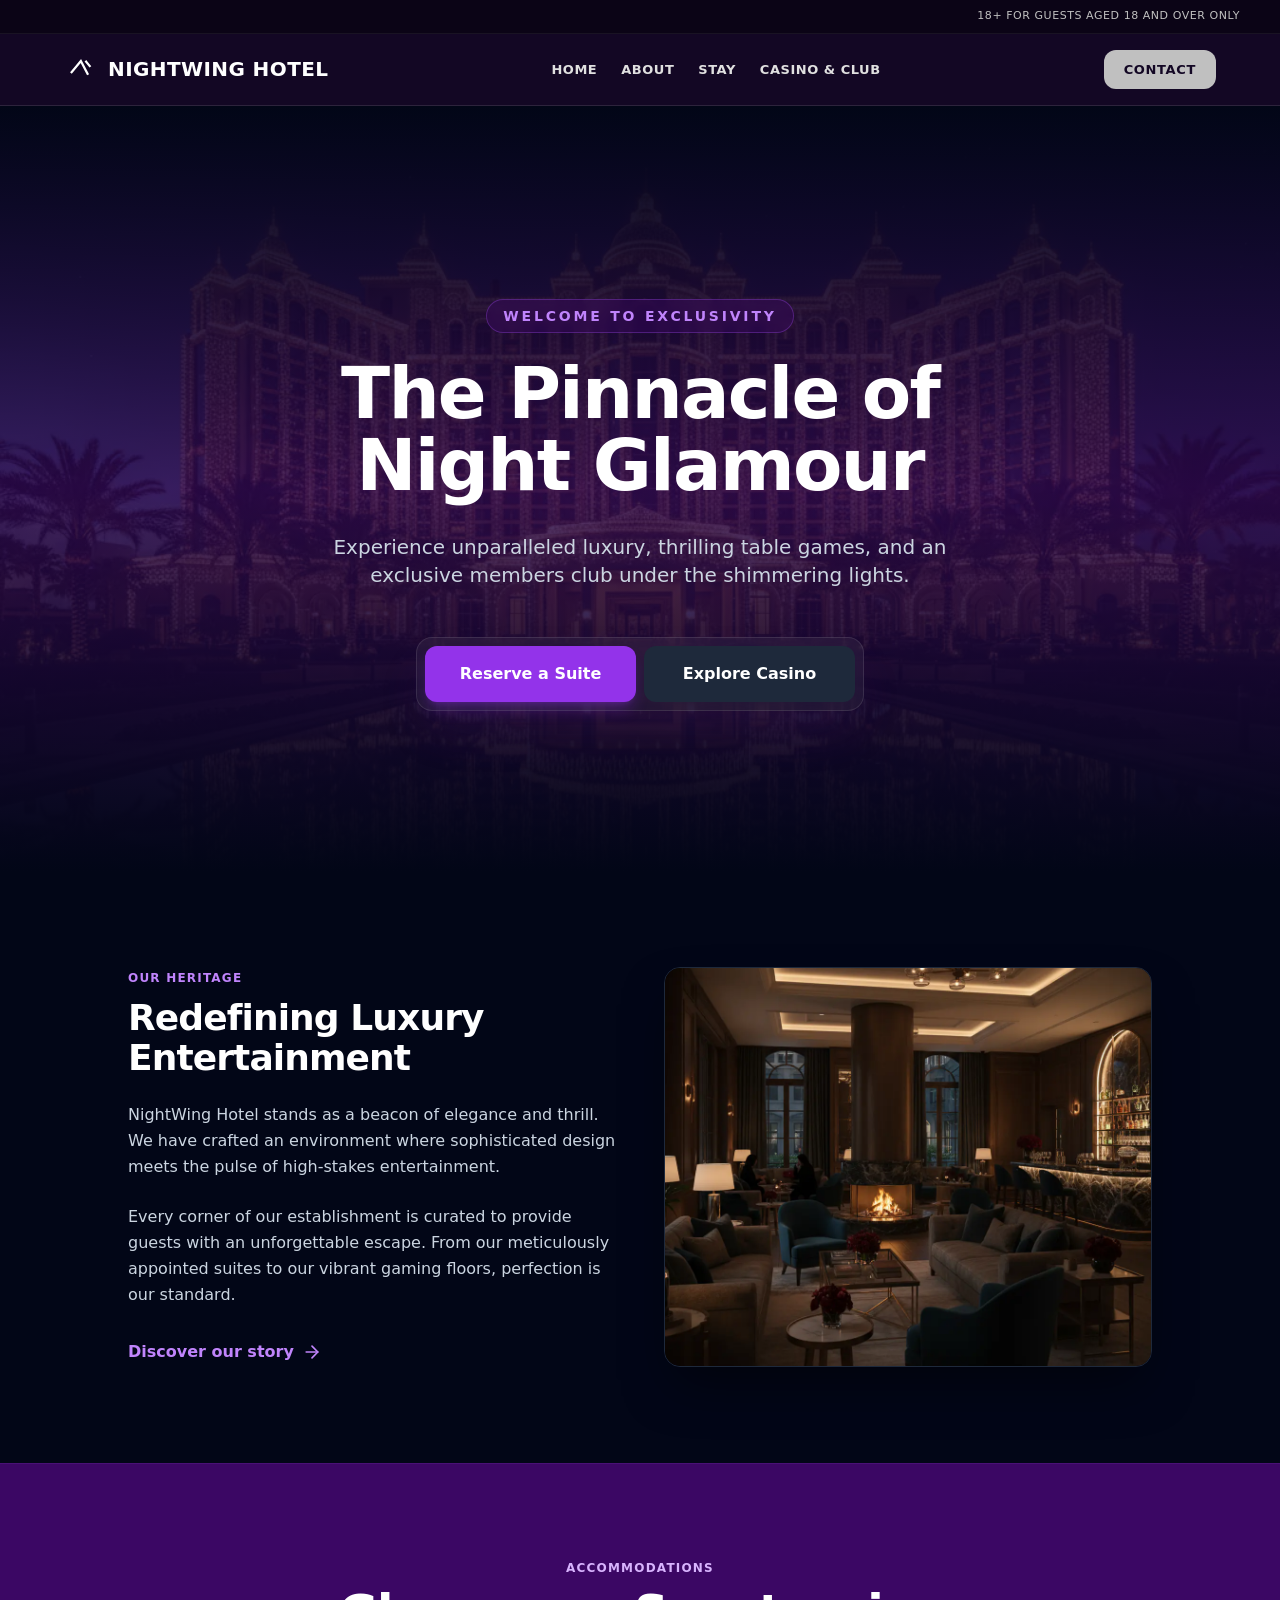
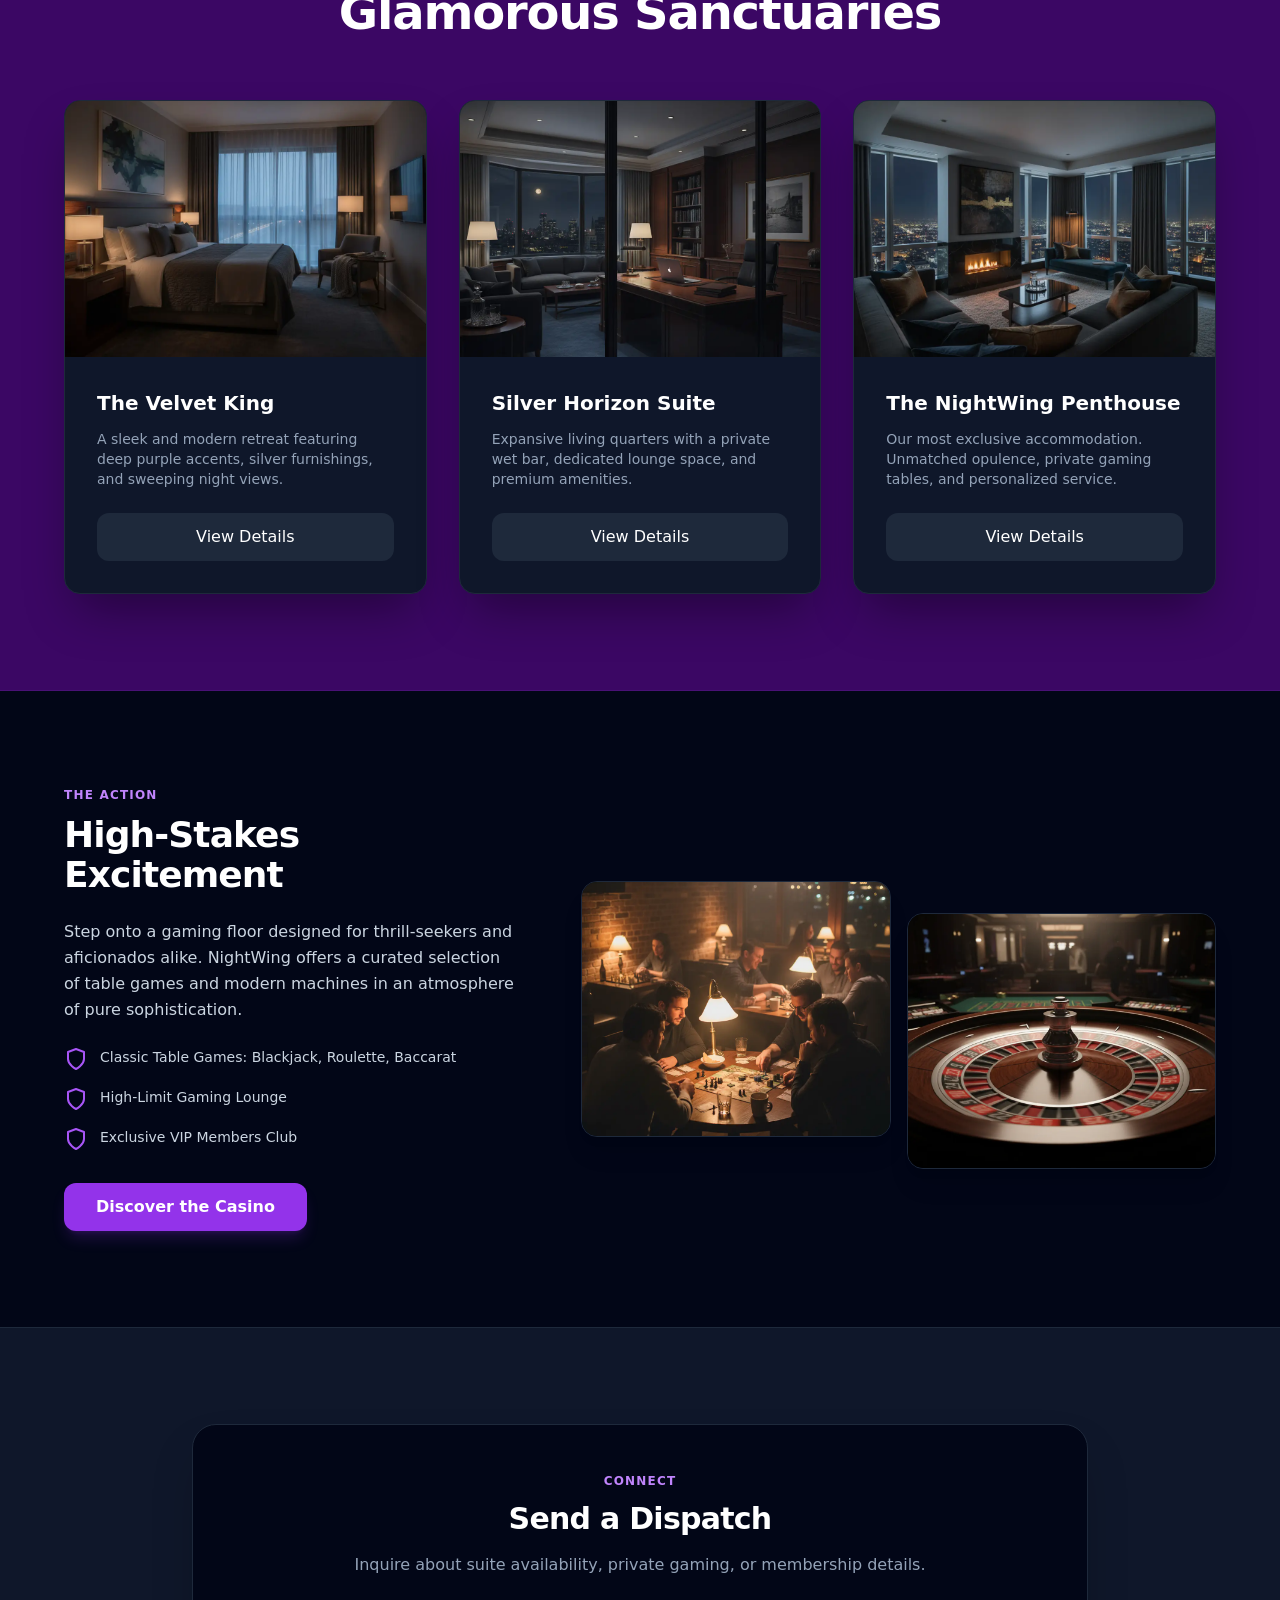
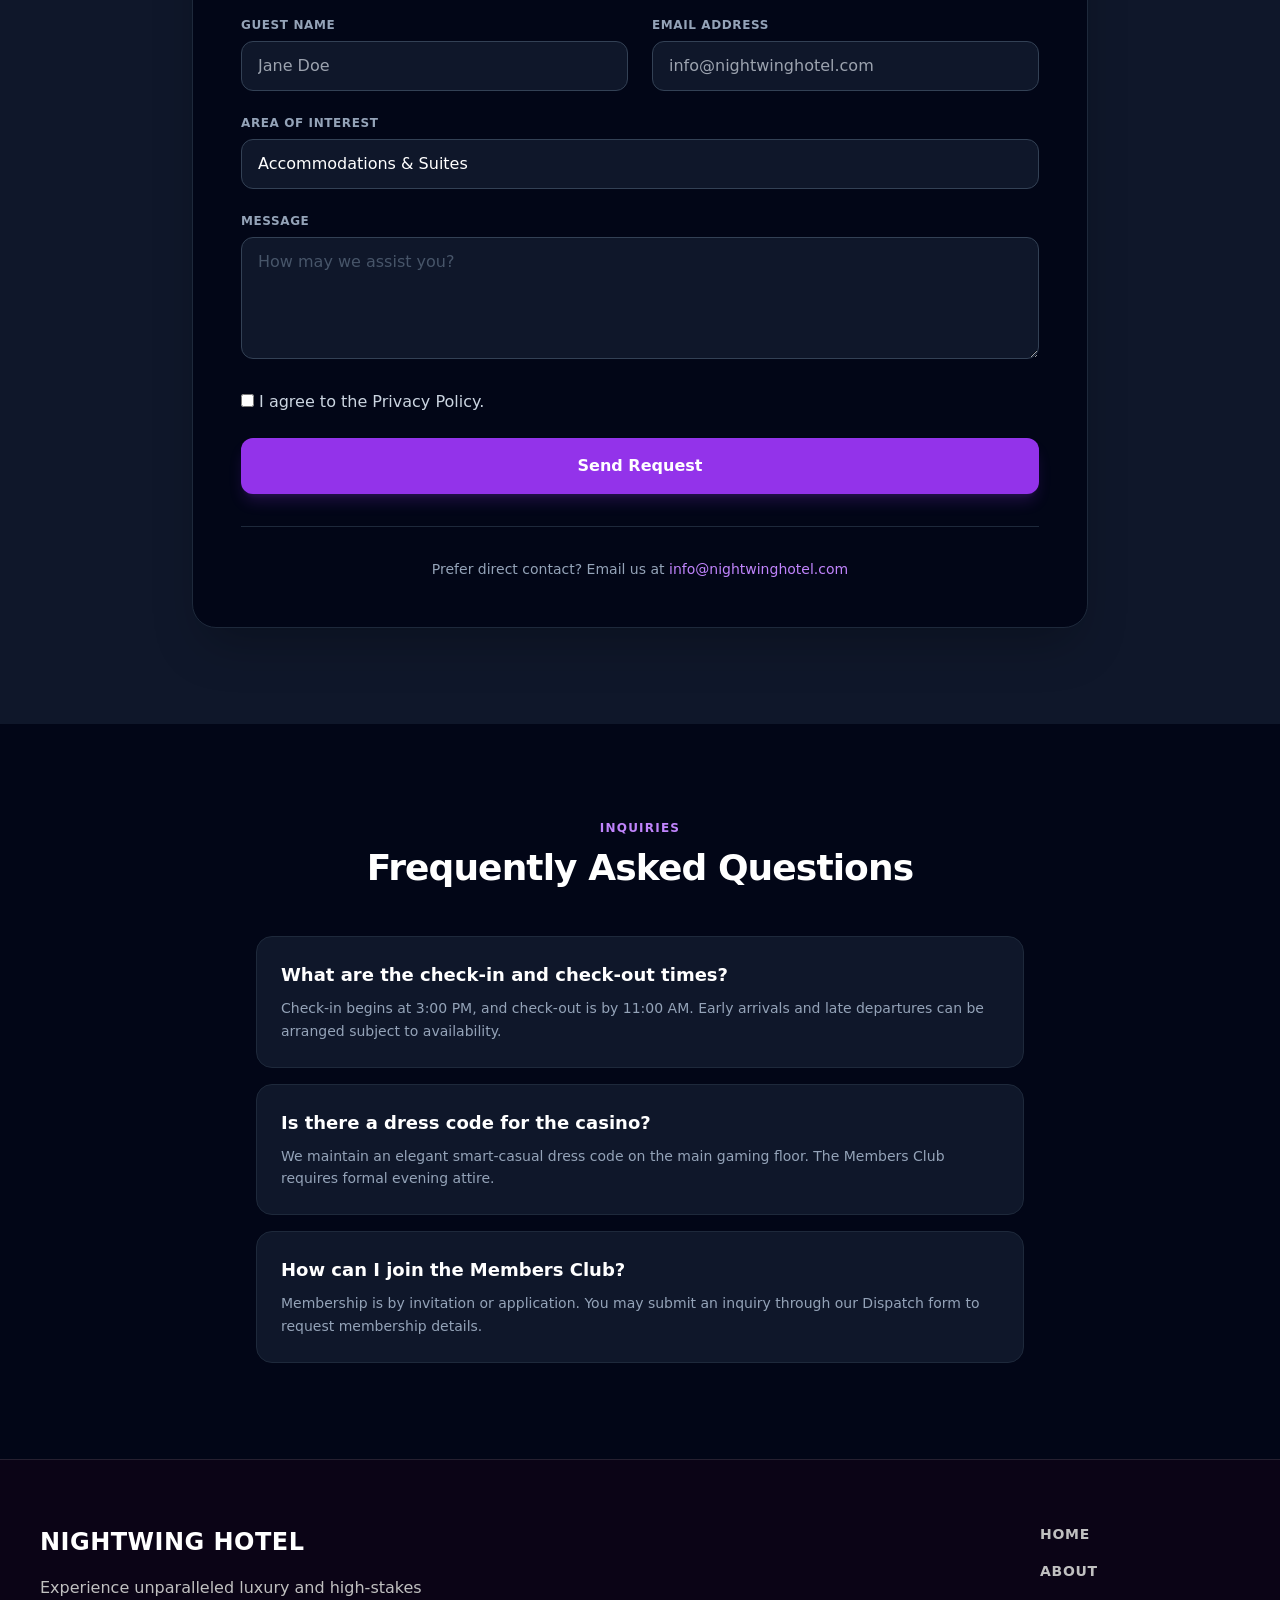
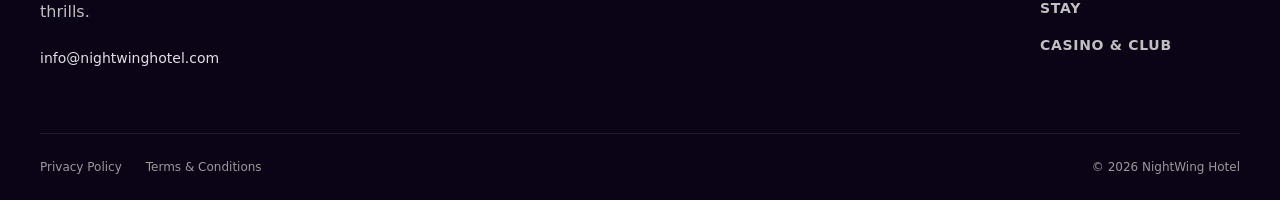
<file: index.html>
<!doctype html>
<html data-page="index.html" lang="en">
  <head>
    <link rel="stylesheet" href="assets/css/chrome.generated.css" />
    <script defer="" src="assets/js/chrome.generated.js"></script>

    <meta charset="utf-8" />
    <meta name="viewport" content="width=device-width, initial-scale=1" />
    <title>Home | NightWing Hotel</title>
    <meta
      name="description"
      content="A luxury hotel and casino offering glamorous accommodations, table games, a gaming lounge, and an exclusive members club."
    />
    <link rel="icon" href="assets/brand/favicon.svg" type="image/svg+xml" />
    <meta property="og:title" content="Home | NightWing Hotel" />
    <meta
      property="og:description"
      content="A luxury hotel and casino offering glamorous accommodations, table games, a gaming lounge, and an exclusive members club."
    />
    <meta property="og:type" content="website" />
    <meta property="og:url" content="https://nightwinghotel.com/" />
    <meta property="og:image" content="assets/img/hero_night_glamour.webp" />
    <link rel="stylesheet" href="assets/css/site.css" />
    <link rel="stylesheet" href="assets/css/tailwind.css" />
    <script defer="" src="assets/js/site.js"></script>
    <meta name="twitter:image" content="assets/img/hero_night_glamour.webp" />
  </head>
  <body class="bg-slate-950 text-slate-300 antialiased font-sans">
    <header class="site-header chrome-v-frame" data-chrome="header">
      <div class="site-header__top">
        <div class="site-header__top-inner">
        <p class="site-header__top-link"
            >18+ For guests aged 18 and over only</p
          >
        </div>
      </div>
      <div class="site-header__main">
        <a class="site-brand" href="index.html">
          <svg
            class="brand-logo"
            xmlns="http://www.w3.org/2000/svg"
            width="28"
            height="28"
            viewBox="0 0 24 24"
            aria-hidden="true"
            focusable="false"
          >
            <g transform="rotate(6 12 12)">
              <path
                d="M6 15 L12 6 L18 15"
                fill="none"
                stroke="currentColor"
                stroke-width="1.7"
                stroke-linecap="square"
                stroke-linejoin="miter"
              />
              <path
                d="M16 6 L19 9"
                fill="none"
                stroke="currentColor"
                stroke-width="1.7"
                stroke-linecap="square"
                stroke-linejoin="miter"
              />
            </g>
          </svg>
          <span class="site-brand__text">NightWing Hotel</span>
        </a>
        <nav class="site-nav site-nav--desktop" aria-label="Primary navigation">
          <a
            class="site-nav__link is-current"
            href="index.html"
            aria-current="page"
            >Home</a
          >
          <a class="site-nav__link" href="about.html">About</a>
          <a class="site-nav__link" href="stay.html">Stay</a>
          <a class="site-nav__link" href="casino-club.html"
            >Casino &amp; Club</a
          >
        </nav>
        <div class="site-header__actions">
          <a class="site-header__cta" href="mailto:info@nightwinghotel.com"
            >Contact</a
          >
          <button
            class="site-burger"
            type="button"
            aria-expanded="false"
            aria-controls="site-mobile-nav"
            data-burger=""
          >
            <span class="site-burger__line"></span>
            <span class="site-burger__line"></span>
            <span class="site-burger__line"></span>
            <span class="site-srOnly">Menu</span>
          </button>
        </div>
      </div>
    </header>
    <nav
      class="site-mobileNav chrome-v-frame"
      id="site-mobile-nav"
      data-mobile-nav=""
      data-mobile-mode="drawer"
      data-mobile-side="right"
      hidden=""
      aria-label="Mobile navigation"
    >
      <div class="site-mobileNav__panel">
        <div class="site-mobileNav__top">
          <span class="site-mobileNav__brand">NightWing Hotel</span>
          <button
            class="site-mobileNav__close"
            type="button"
            aria-label="Close menu"
            data-mobile-close=""
          >
            ×
          </button>
        </div>
        <div class="site-mobileNav__links">
          <a
            class="site-mobileNav__link is-current"
            href="index.html"
            aria-current="page"
            >Home</a
          >
          <a class="site-mobileNav__link" href="about.html">About</a>
          <a class="site-mobileNav__link" href="stay.html">Stay</a>
          <a class="site-mobileNav__link" href="casino-club.html"
            >Casino &amp; Club</a
          >
        </div>
        <div class="site-mobileNav__footer">
          <a class="site-mobileNav__cta" href="mailto:info@nightwinghotel.com"
            >Contact</a
          >
        </div>
      </div>
    </nav>

    <main id="main-content">
      <!-- Hero Section -->
      <section
        id="hero"
        class="relative pt-32 pb-24 px-6 lg:px-10 overflow-hidden flex flex-col justify-center min-h-[85vh] bg-slate-950"
      >
        <div class="absolute inset-0 z-0">
          <img
            src="assets/img/hero_night_glamour.webp"
            alt="Glittering hotel exterior at night"
            class="w-full h-full object-cover opacity-50"
            loading="lazy"
          />
          <div
            class="absolute inset-0 bg-gradient-to-b from-slate-950 via-purple-950/60 to-slate-950"
          ></div>
        </div>
        <div
          class="relative z-10 max-w-4xl mx-auto w-full text-center flex flex-col items-center"
        >
          <span
            class="text-purple-400 font-semibold tracking-[0.2em] uppercase text-sm mb-6 border border-purple-500/30 px-4 py-1.5 rounded-full bg-purple-950/40 backdrop-blur-sm"
            >Welcome to Exclusivity</span
          >
          <h1
            class="text-5xl sm:text-6xl md:text-7xl font-bold text-white tracking-tight leading-tight mb-8"
          >
            The Pinnacle of<br />Night Glamour
          </h1>
          <p class="text-lg sm:text-xl text-slate-300 max-w-2xl mb-12">
            Experience unparalleled luxury, thrilling table games, and an
            exclusive members club under the shimmering lights.
          </p>

          <div
            class="bg-white/5 border border-white/10 backdrop-blur-md p-2 rounded-2xl flex flex-col sm:flex-row gap-2 w-full max-w-md shadow-2xl shadow-purple-900/20"
          >
            <a
              href="stay.html"
              class="flex-1 bg-purple-600 hover:bg-purple-500 text-white font-semibold py-4 px-6 rounded-xl transition-colors text-center shadow-lg shadow-purple-600/30"
              >Reserve a Suite</a
            >
            <a
              href="casino-club.html"
              class="flex-1 bg-slate-800 hover:bg-slate-700 text-white font-semibold py-4 px-6 rounded-xl transition-colors text-center"
              >Explore Casino</a
            >
          </div>
        </div>
      </section>

      <!-- About NightWing Section -->
      <section id="about" class="py-24 px-6 bg-slate-950">
        <div
          class="max-w-5xl mx-auto flex flex-col md:flex-row items-center gap-12"
        >
          <div class="md:w-1/2">
            <span
              class="text-purple-400 text-xs font-bold tracking-widest uppercase mb-3 block"
              >Our Heritage</span
            >
            <h2
              class="text-3xl md:text-4xl font-bold text-white mb-6 tracking-tight"
            >
              Redefining Luxury Entertainment
            </h2>
            <p class="text-slate-300 mb-6 leading-relaxed">
              NightWing Hotel stands as a beacon of elegance and thrill. We have
              crafted an environment where sophisticated design meets the pulse
              of high-stakes entertainment.
            </p>
            <p class="text-slate-300 mb-8 leading-relaxed">
              Every corner of our establishment is curated to provide guests
              with an unforgettable escape. From our meticulously appointed
              suites to our vibrant gaming floors, perfection is our standard.
            </p>
            <a
              href="about.html"
              class="inline-flex items-center text-purple-400 hover:text-purple-300 font-semibold group transition-colors"
            >
              Discover our story
              <svg
                class="ml-2 w-5 h-5 group-hover:translate-x-1 transition-transform"
                viewBox="0 0 24 24"
                fill="none"
                stroke="currentColor"
                stroke-width="2"
                stroke-linecap="round"
                stroke-linejoin="round"
              >
                <path d="M5 12h14"></path>
                <path d="m12 5 7 7-7 7"></path>
              </svg>
            </a>
          </div>
          <div class="md:w-1/2 w-full">
            <img
              src="assets/img/about_lounge_interior.webp"
              alt="Elegant interior of the hotel lounge"
              class="w-full h-[400px] object-cover rounded-2xl shadow-2xl shadow-black/50 border border-slate-800"
              loading="lazy"
            />
          </div>
        </div>
      </section>

      <!-- Featured Rooms Section -->
      <section
        id="featured-rooms"
        class="py-24 px-6 bg-purple-950 relative border-y border-purple-900/50"
      >
        <div class="max-w-6xl mx-auto relative z-10">
          <div class="text-center mb-16">
            <span
              class="text-purple-300 text-xs font-bold tracking-widest uppercase mb-3 block"
              >Accommodations</span
            >
            <h2
              class="text-3xl md:text-5xl font-bold text-white tracking-tight"
            >
              Glamorous Sanctuaries
            </h2>
          </div>
          <div class="grid grid-cols-1 md:grid-cols-3 gap-8">
            <article
              class="bg-slate-900 rounded-2xl overflow-hidden shadow-2xl shadow-black/40 border border-slate-800 flex flex-col group"
            >
              <div class="h-64 overflow-hidden relative">
                <img
                  src="assets/img/room_deluxe_king.webp"
                  alt="Deluxe King Room"
                  class="w-full h-full object-cover transition-transform duration-700 group-hover:scale-105"
                  loading="lazy"
                />
              </div>
              <div class="p-8 flex flex-col flex-grow">
                <h3 class="text-xl font-bold text-white mb-3">
                  The Velvet King
                </h3>
                <p class="text-slate-400 text-sm mb-6 flex-grow">
                  A sleek and modern retreat featuring deep purple accents,
                  silver furnishings, and sweeping night views.
                </p>
                <a
                  href="stay.html"
                  class="block w-full text-center py-3 px-4 bg-slate-800 hover:bg-purple-600 text-white font-medium rounded-xl transition-colors"
                  >View Details</a
                >
              </div>
            </article>

            <article
              class="bg-slate-900 rounded-2xl overflow-hidden shadow-2xl shadow-black/40 border border-slate-800 flex flex-col group"
            >
              <div class="h-64 overflow-hidden relative">
                <img
                  src="assets/img/room_executive_suite.webp"
                  alt="Executive Suite"
                  class="w-full h-full object-cover transition-transform duration-700 group-hover:scale-105"
                  loading="lazy"
                />
              </div>
              <div class="p-8 flex flex-col flex-grow">
                <h3 class="text-xl font-bold text-white mb-3">
                  Silver Horizon Suite
                </h3>
                <p class="text-slate-400 text-sm mb-6 flex-grow">
                  Expansive living quarters with a private wet bar, dedicated
                  lounge space, and premium amenities.
                </p>
                <a
                  href="stay.html"
                  class="block w-full text-center py-3 px-4 bg-slate-800 hover:bg-purple-600 text-white font-medium rounded-xl transition-colors"
                  >View Details</a
                >
              </div>
            </article>

            <article
              class="bg-slate-900 rounded-2xl overflow-hidden shadow-2xl shadow-black/40 border border-slate-800 flex flex-col group"
            >
              <div class="h-64 overflow-hidden relative">
                <img
                  src="assets/img/room_penthouse.webp"
                  alt="Penthouse Suite"
                  class="w-full h-full object-cover transition-transform duration-700 group-hover:scale-105"
                  loading="lazy"
                />
              </div>
              <div class="p-8 flex flex-col flex-grow">
                <h3 class="text-xl font-bold text-white mb-3">
                  The NightWing Penthouse
                </h3>
                <p class="text-slate-400 text-sm mb-6 flex-grow">
                  Our most exclusive accommodation. Unmatched opulence, private
                  gaming tables, and personalized service.
                </p>
                <a
                  href="stay.html"
                  class="block w-full text-center py-3 px-4 bg-slate-800 hover:bg-purple-600 text-white font-medium rounded-xl transition-colors"
                  >View Details</a
                >
              </div>
            </article>
          </div>
        </div>
      </section>

      <!-- Casino Highlights Section -->
      <section id="casino-highlights" class="py-24 px-6 bg-slate-950">
        <div class="max-w-6xl mx-auto">
          <div class="flex flex-col lg:flex-row gap-16 items-center">
            <div class="lg:w-5/12">
              <span
                class="text-purple-400 text-xs font-bold tracking-widest uppercase mb-3 block"
                >The Action</span
              >
              <h2
                class="text-3xl md:text-4xl font-bold text-white mb-6 tracking-tight"
              >
                High-Stakes Excitement
              </h2>
              <p class="text-slate-300 mb-6 leading-relaxed">
                Step onto a gaming floor designed for thrill-seekers and
                aficionados alike. NightWing offers a curated selection of table
                games and modern machines in an atmosphere of pure
                sophistication.
              </p>
              <ul class="space-y-4 mb-8">
                <li class="flex items-start gap-3">
                  <svg
                    class="w-6 h-6 text-purple-500 shrink-0"
                    viewBox="0 0 24 24"
                    fill="none"
                    stroke="currentColor"
                    stroke-width="2"
                    stroke-linecap="round"
                    stroke-linejoin="round"
                  >
                    <path
                      d="M12 22s8-4 8-10V5l-8-3-8 3v7c0 6 8 10 8 10z"
                    ></path>
                  </svg>
                  <span class="text-slate-300 text-sm"
                    >Classic Table Games: Blackjack, Roulette, Baccarat</span
                  >
                </li>
                <li class="flex items-start gap-3">
                  <svg
                    class="w-6 h-6 text-purple-500 shrink-0"
                    viewBox="0 0 24 24"
                    fill="none"
                    stroke="currentColor"
                    stroke-width="2"
                    stroke-linecap="round"
                    stroke-linejoin="round"
                  >
                    <path
                      d="M12 22s8-4 8-10V5l-8-3-8 3v7c0 6 8 10 8 10z"
                    ></path>
                  </svg>
                  <span class="text-slate-300 text-sm"
                    >High-Limit Gaming Lounge</span
                  >
                </li>
                <li class="flex items-start gap-3">
                  <svg
                    class="w-6 h-6 text-purple-500 shrink-0"
                    viewBox="0 0 24 24"
                    fill="none"
                    stroke="currentColor"
                    stroke-width="2"
                    stroke-linecap="round"
                    stroke-linejoin="round"
                  >
                    <path
                      d="M12 22s8-4 8-10V5l-8-3-8 3v7c0 6 8 10 8 10z"
                    ></path>
                  </svg>
                  <span class="text-slate-300 text-sm"
                    >Exclusive VIP Members Club</span
                  >
                </li>
              </ul>
              <a
                href="casino-club.html"
                class="inline-block bg-purple-600 hover:bg-purple-500 text-white font-semibold py-3 px-8 rounded-xl transition-colors shadow-lg shadow-purple-600/20"
                >Discover the Casino</a
              >
            </div>
            <div class="lg:w-7/12 grid grid-cols-2 gap-4">
              <img
                src="assets/img/casino_table_games.webp"
                alt="Guests playing table games"
                class="w-full h-48 md:h-64 object-cover rounded-2xl shadow-xl border border-slate-800"
                loading="lazy"
              />
              <img
                src="assets/img/casino_roulette_wheel.webp"
                alt="Roulette wheel in motion"
                class="w-full h-48 md:h-64 object-cover rounded-2xl shadow-xl border border-slate-800 translate-y-8"
                loading="lazy"
              />
            </div>
          </div>
        </div>
      </section>

      <!-- Dispatch Section -->
      <section
        id="dispatch"
        class="py-24 px-6 bg-slate-900 border-t border-slate-800"
      >
        <div
          class="max-w-4xl mx-auto bg-slate-950 rounded-3xl shadow-2xl border border-slate-800 p-8 md:p-12"
        >
          <div class="text-center mb-10">
            <span
              class="text-purple-400 text-xs font-bold tracking-widest uppercase mb-3 block"
              >Connect</span
            >
            <h2 class="text-3xl font-bold text-white tracking-tight mb-4">
              Send a Dispatch
            </h2>
            <p class="text-slate-400">
              Inquire about suite availability, private gaming, or membership
              details.
            </p>
          </div>

          <form action="thanks_form.php" method="post" class="space-y-6">
            <div class="grid grid-cols-1 md:grid-cols-2 gap-6">
              <div>
                <label
                  for="name"
                  class="block text-xs font-semibold text-slate-400 uppercase tracking-wider mb-2"
                  >Guest Name</label
                >
                <input
                  type="text"
                  id="name"
                  name="name"
                  required=""
                  class="w-full bg-slate-900 border border-slate-700 text-white rounded-xl px-4 py-3 focus:outline-none focus:border-purple-500 focus:ring-1 focus:ring-purple-500 transition-colors"
                  placeholder="Jane Doe"
                />
              </div>
              <div>
                <label
                  for="email"
                  class="block text-xs font-semibold text-slate-400 uppercase tracking-wider mb-2"
                  >Email Address</label
                >
                <input
                  type="email"
                  id="email"
                  name="email"
                  required=""
                  class="w-full bg-slate-900 border border-slate-700 text-white rounded-xl px-4 py-3 focus:outline-none focus:border-purple-500 focus:ring-1 focus:ring-purple-500 transition-colors"
                  placeholder="info@nightwinghotel.com"
                />
              </div>
            </div>
            <div>
              <label
                for="inquiry"
                class="block text-xs font-semibold text-slate-400 uppercase tracking-wider mb-2"
                >Area of Interest</label
              >
              <select
                id="inquiry"
                required
                name="inquiry"
                class="w-full bg-slate-900 border border-slate-700 text-white rounded-xl px-4 py-3 focus:outline-none focus:border-purple-500 focus:ring-1 focus:ring-purple-500 transition-colors appearance-none"
              >
                <option value="accommodation">
                  Accommodations &amp; Suites
                </option>
                <option value="casino">Casino &amp; Table Games</option>
                <option value="membership">Members Club</option>
                <option value="other">General Inquiry</option>
              </select>
            </div>
            <div>
              <label
                for="message"
                class="block text-xs font-semibold text-slate-400 uppercase tracking-wider mb-2"
                >Message</label
              >
              <textarea
                id="message"
                name="message"
                rows="4"
                required=""
                class="w-full bg-slate-900 border border-slate-700 text-white rounded-xl px-4 py-3 focus:outline-none focus:border-purple-500 focus:ring-1 focus:ring-purple-500 transition-colors placeholder-slate-600"
                placeholder="How may we assist you?"
              ></textarea>
            </div>
            <div class="form-privacy">
              <label class="privacy-label">
                <input type="checkbox" name="privacyAccepted" required="" />
                <span
                  >I agree to the
                  <a href="privacy-policy.html" target="_blank" rel="noopener"
                    >Privacy Policy</a
                  >.</span
                >
              </label>
            </div>
            <button
              type="submit"
              class="w-full bg-purple-600 hover:bg-purple-500 text-white font-bold py-4 rounded-xl transition-colors shadow-lg shadow-purple-600/20"
            >
              Send Request
            </button>
          </form>

          <div class="mt-8 pt-8 border-t border-slate-800 text-center">
            <p class="text-sm text-slate-400">
              Prefer direct contact? Email us at
              <a
                href="mailto:info@nightwinghotel.com"
                class="text-purple-400 hover:text-purple-300 font-medium transition-colors"
                >info@nightwinghotel.com</a
              >
            </p>
          </div>
        </div>
      </section>

      <!-- FAQ Section -->
      <section id="faq" class="py-24 px-6 bg-slate-950">
        <div class="max-w-3xl mx-auto">
          <div class="text-center mb-12">
            <span
              class="text-purple-400 text-xs font-bold tracking-widest uppercase mb-3 block"
              >Inquiries</span
            >
            <h2
              class="text-3xl md:text-4xl font-bold text-white tracking-tight"
            >
              Frequently Asked Questions
            </h2>
          </div>

          <div class="space-y-4">
            <div class="bg-slate-900 border border-slate-800 rounded-2xl p-6">
              <h3 class="text-lg font-bold text-white mb-2">
                What are the check-in and check-out times?
              </h3>
              <p class="text-slate-400 text-sm leading-relaxed">
                Check-in begins at 3:00 PM, and check-out is by 11:00 AM. Early
                arrivals and late departures can be arranged subject to
                availability.
              </p>
            </div>
            <div class="bg-slate-900 border border-slate-800 rounded-2xl p-6">
              <h3 class="text-lg font-bold text-white mb-2">
                Is there a dress code for the casino?
              </h3>
              <p class="text-slate-400 text-sm leading-relaxed">
                We maintain an elegant smart-casual dress code on the main
                gaming floor. The Members Club requires formal evening attire.
              </p>
            </div>
            <div class="bg-slate-900 border border-slate-800 rounded-2xl p-6">
              <h3 class="text-lg font-bold text-white mb-2">
                How can I join the Members Club?
              </h3>
              <p class="text-slate-400 text-sm leading-relaxed">
                Membership is by invitation or application. You may submit an
                inquiry through our Dispatch form to request membership details.
              </p>
            </div>
          </div>
        </div>
      </section>
    </main>

    <footer
      class="site-footer chrome-v-frame"
      data-chrome="footer"
      aria-label="Site Footer"
    >
      <div class="site-footer__inner">
        <div class="site-footer__editorial">
          <strong class="site-footer__brand">NightWing Hotel</strong>
          <p class="site-footer__closing">
            Experience unparalleled luxury and high-stakes thrills.
          </p>
          <div class="site-footer__contact">
            <a
              class="site-footer__contactLink"
              href="mailto:info@nightwinghotel.com"
              >info@nightwinghotel.com</a
            >
          </div>
        </div>
        <div class="site-footer__nav">
          <a class="site-footer__link" href="index.html">Home</a>
          <a class="site-footer__link" href="about.html">About</a>
          <a class="site-footer__link" href="stay.html">Stay</a>
          <a class="site-footer__link" href="casino-club.html"
            >Casino &amp; Club</a
          >
        </div>
      </div>
      <div class="site-footer__legal">
        <div class="site-footer__legalLinks">
          <a class="site-footer__legalLink" href="privacy-policy.html"
            >Privacy Policy</a
          >
          <a class="site-footer__legalLink" href="terms-conditions.html"
            >Terms &amp; Conditions</a
          >
        </div>
        <div class="site-footer__copyright">© 2026 NightWing Hotel</div>
      </div>
    </footer>
  </body>
</html>
</file>
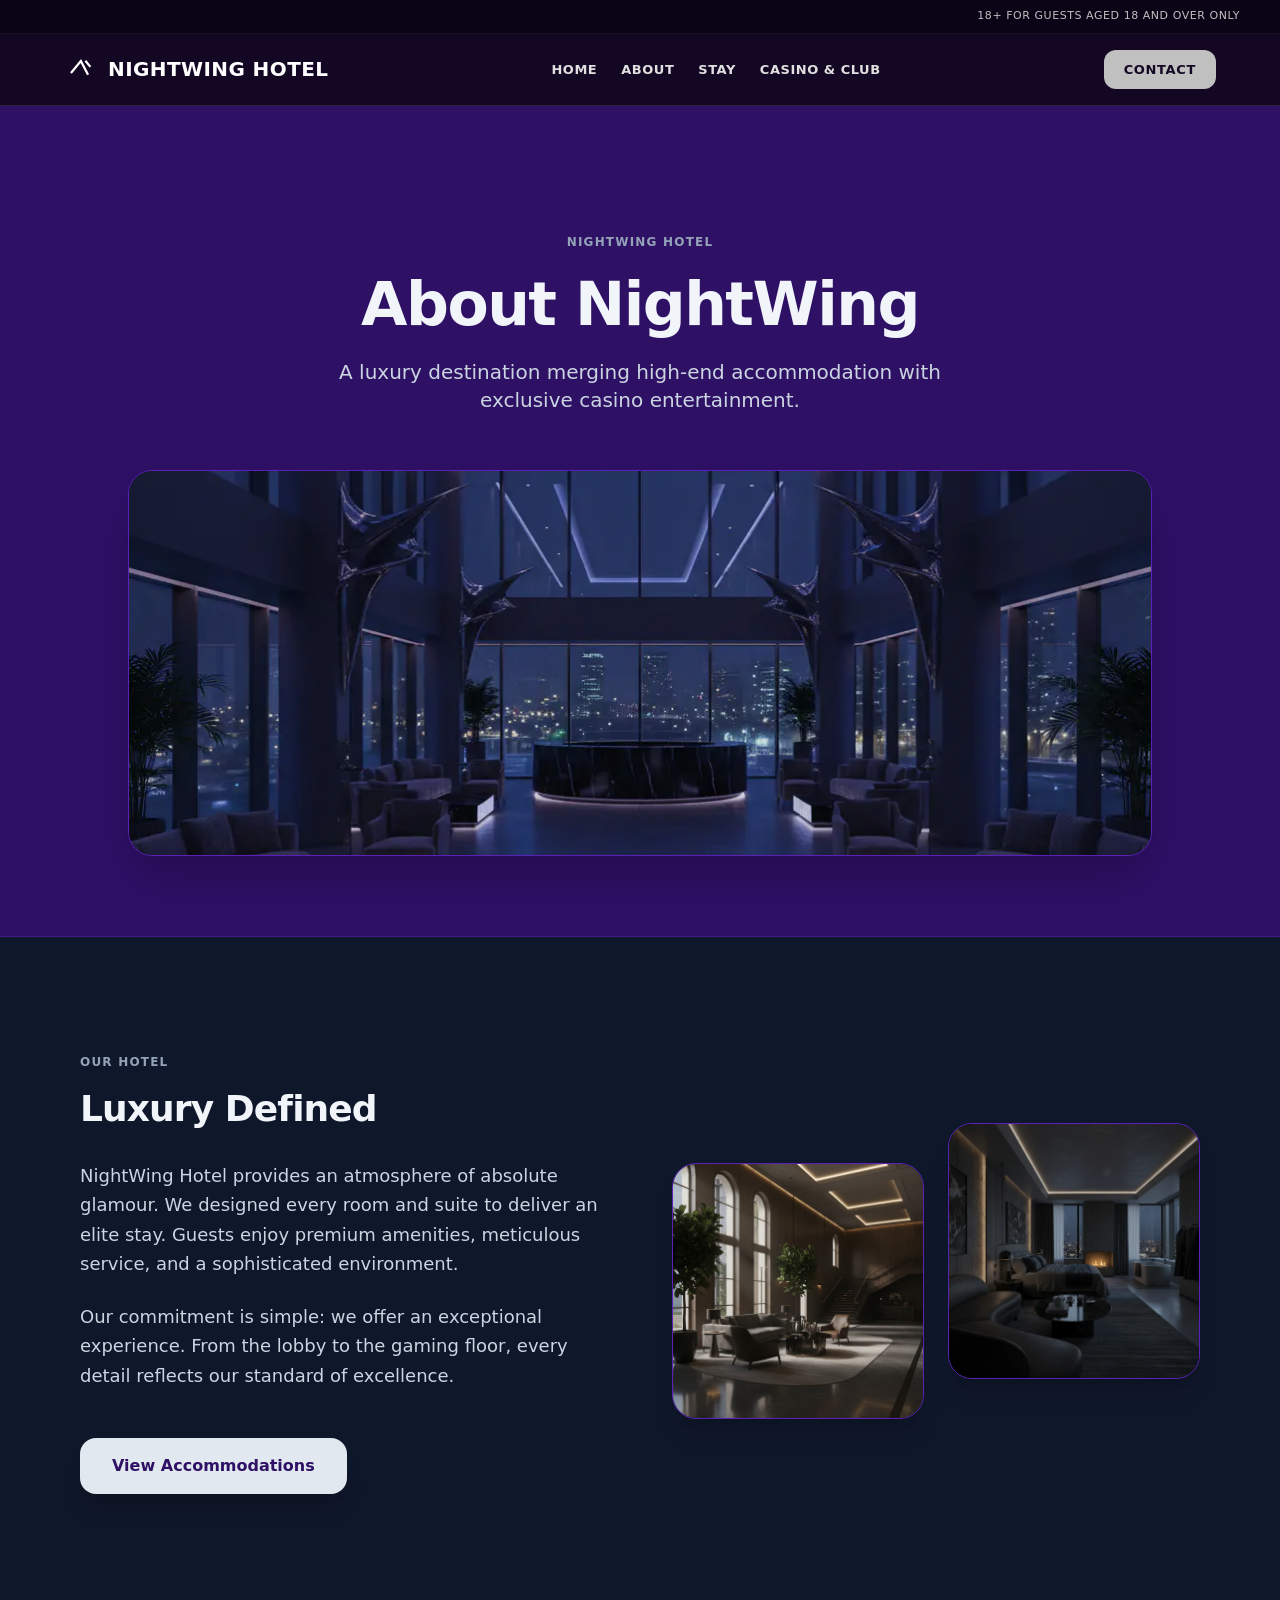
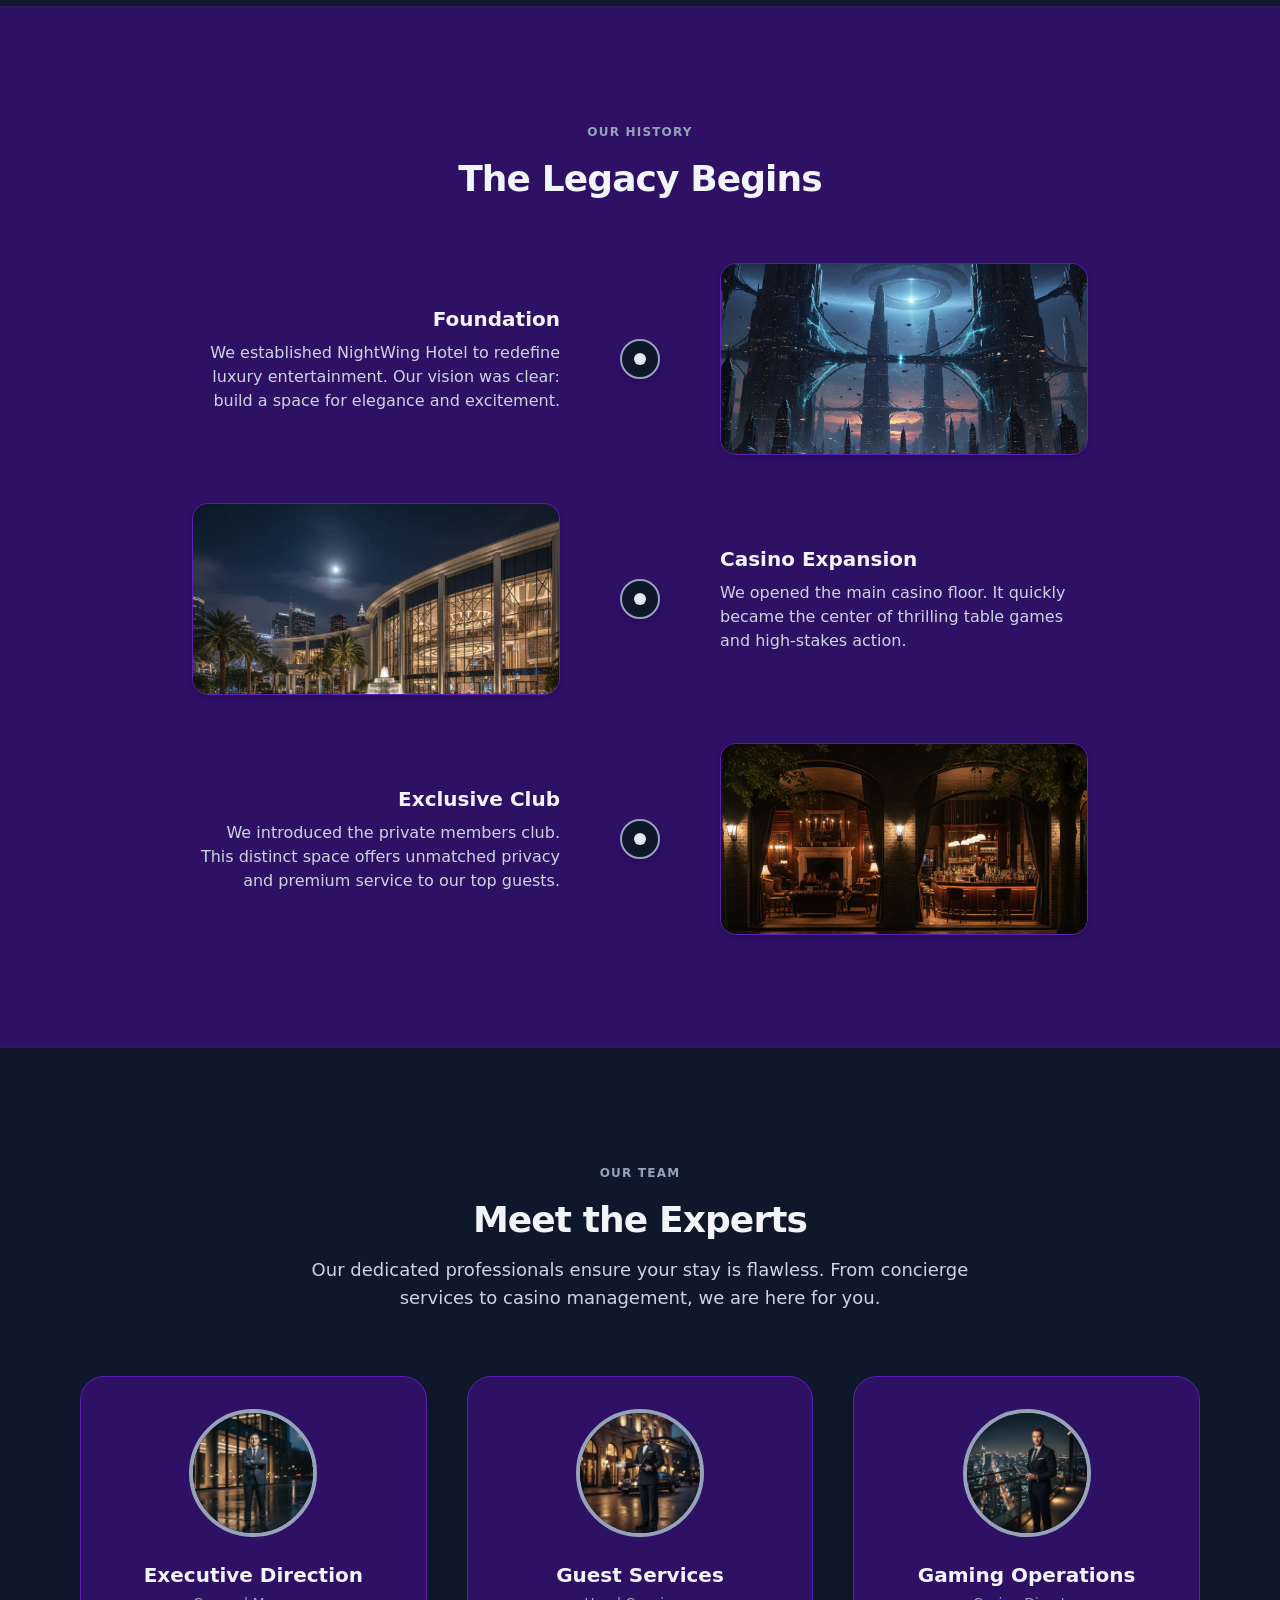
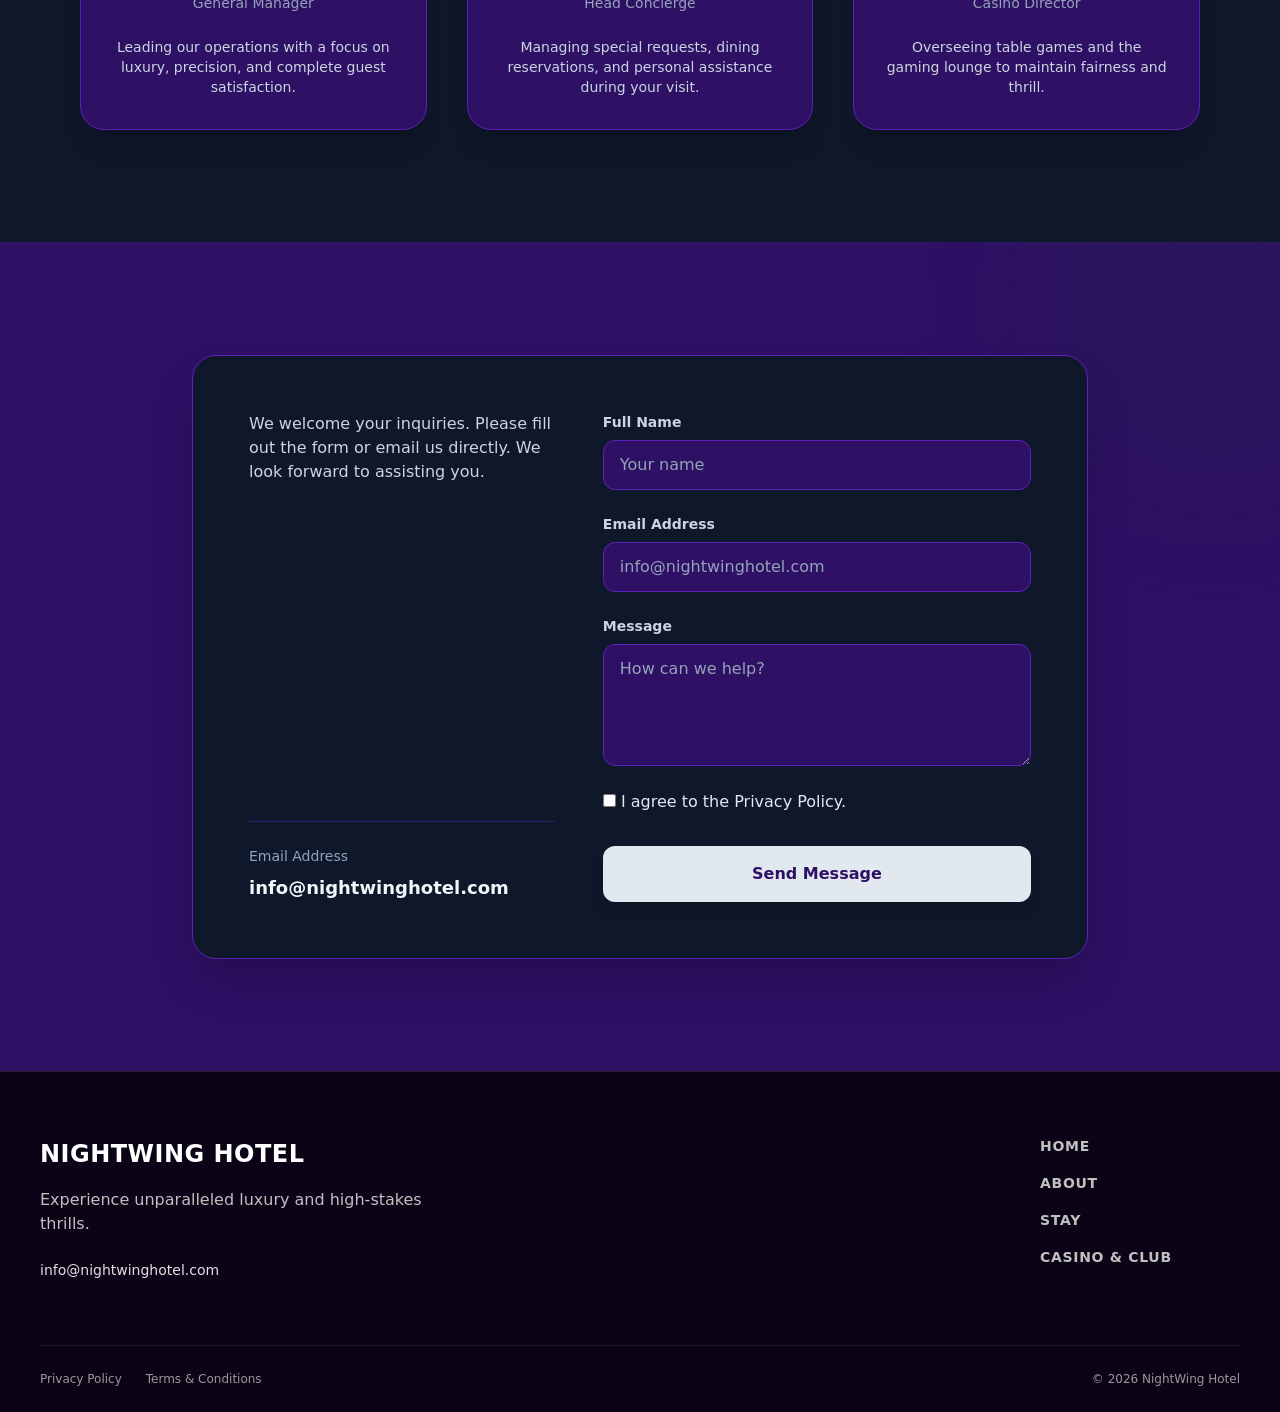
<file: about.html>
<!doctype html>
<html data-page="about.html" lang="en">
  <head>
    <link rel="stylesheet" href="assets/css/chrome.generated.css" />
    <script defer="" src="assets/js/chrome.generated.js"></script>

    <meta charset="utf-8" />
    <meta name="viewport" content="width=device-width, initial-scale=1" />
    <title>About - NightWing Hotel</title>
    <meta
      name="description"
      content="Learn more about NightWing Hotel, a luxury hotel and casino offering glamorous accommodations and an exclusive members club."
    />
    <link rel="icon" href="assets/brand/favicon.svg" type="image/svg+xml" />
    <meta property="og:title" content="About - NightWing Hotel" />
    <meta
      property="og:description"
      content="Learn more about NightWing Hotel, a luxury hotel and casino offering glamorous accommodations and an exclusive members club."
    />
    <meta property="og:type" content="website" />
    <meta property="og:url" content="about.html" />
    <meta
      property="og:image"
      content="assets/img/hero_geo_abstract_about.webp"
    />
    <link rel="stylesheet" href="assets/css/site.css" />
    <link rel="stylesheet" href="assets/css/tailwind.css" />
    <script defer="" src="assets/js/site.js"></script>
    <meta
      name="twitter:image"
      content="assets/img/hero_geo_abstract_about.webp"
    />
  </head>
  <body
    class="bg-violet-950 text-slate-200 font-sans antialiased selection:bg-slate-300 selection:text-violet-950"
  >
    <header class="site-header chrome-v-frame" data-chrome="header">
      <div class="site-header__top">
        <div class="site-header__top-inner">
          <p class="site-header__top-link"
            >18+ For guests aged 18 and over only</p
          >
        </div>
      </div>
      <div class="site-header__main">
        <a class="site-brand" href="index.html">
          <svg
            class="brand-logo"
            xmlns="http://www.w3.org/2000/svg"
            width="28"
            height="28"
            viewBox="0 0 24 24"
            aria-hidden="true"
            focusable="false"
          >
            <g transform="rotate(6 12 12)">
              <path
                d="M6 15 L12 6 L18 15"
                fill="none"
                stroke="currentColor"
                stroke-width="1.7"
                stroke-linecap="square"
                stroke-linejoin="miter"
              />
              <path
                d="M16 6 L19 9"
                fill="none"
                stroke="currentColor"
                stroke-width="1.7"
                stroke-linecap="square"
                stroke-linejoin="miter"
              />
            </g>
          </svg>
          <span class="site-brand__text">NightWing Hotel</span>
        </a>
        <nav class="site-nav site-nav--desktop" aria-label="Primary navigation">
          <a class="site-nav__link" href="index.html">Home</a>
          <a
            class="site-nav__link is-current"
            href="about.html"
            aria-current="page"
            >About</a
          >
          <a class="site-nav__link" href="stay.html">Stay</a>
          <a class="site-nav__link" href="casino-club.html"
            >Casino &amp; Club</a
          >
        </nav>
        <div class="site-header__actions">
          <a class="site-header__cta" href="mailto:info@nightwinghotel.com"
            >Contact</a
          >
          <button
            class="site-burger"
            type="button"
            aria-expanded="false"
            aria-controls="site-mobile-nav"
            data-burger=""
          >
            <span class="site-burger__line"></span>
            <span class="site-burger__line"></span>
            <span class="site-burger__line"></span>
            <span class="site-srOnly">Menu</span>
          </button>
        </div>
      </div>
    </header>
    <nav
      class="site-mobileNav chrome-v-frame"
      id="site-mobile-nav"
      data-mobile-nav=""
      data-mobile-mode="drawer"
      data-mobile-side="right"
      hidden=""
      aria-label="Mobile navigation"
    >
      <div class="site-mobileNav__panel">
        <div class="site-mobileNav__top">
          <span class="site-mobileNav__brand">NightWing Hotel</span>
          <button
            class="site-mobileNav__close"
            type="button"
            aria-label="Close menu"
            data-mobile-close=""
          >
            ×
          </button>
        </div>
        <div class="site-mobileNav__links">
          <a class="site-mobileNav__link" href="index.html">Home</a>
          <a
            class="site-mobileNav__link is-current"
            href="about.html"
            aria-current="page"
            >About</a
          >
          <a class="site-mobileNav__link" href="stay.html">Stay</a>
          <a class="site-mobileNav__link" href="casino-club.html"
            >Casino &amp; Club</a
          >
        </div>
        <div class="site-mobileNav__footer">
          <a class="site-mobileNav__cta" href="mailto:info@nightwinghotel.com"
            >Contact</a
          >
        </div>
      </div>
    </nav>

    <main>
      <section
        id="hero"
        class="relative pt-32 pb-20 px-6 sm:px-10 lg:px-20 bg-violet-950 border-b border-violet-800/50 flex flex-col items-center text-center"
      >
        <div
          class="max-w-4xl w-full flex flex-col items-center gap-6 relative z-10"
        >
          <span
            class="text-xs font-bold uppercase tracking-widest text-slate-400"
            >NightWing Hotel</span
          >
          <h1
            class="text-4xl sm:text-5xl lg:text-6xl font-semibold text-slate-100 tracking-tight leading-tight"
          >
            About NightWing
          </h1>
          <p class="text-lg sm:text-xl text-slate-300 max-w-2xl">
            A luxury destination merging high-end accommodation with exclusive
            casino entertainment.
          </p>
        </div>
        <div
          class="mt-14 w-full max-w-5xl rounded-3xl overflow-hidden shadow-2xl border border-violet-800 bg-slate-900"
        >
          <img
            src="assets/img/hero_geo_abstract_about.webp"
            alt="NightWing Hotel Interior"
            class="w-full h-64 sm:h-96 object-cover opacity-90"
            loading="lazy"
          />
        </div>
      </section>

      <section
        id="our-hotel"
        class="py-20 sm:py-28 px-6 sm:px-10 lg:px-20 bg-slate-900 border-b border-violet-900/50"
      >
        <div
          class="max-w-6xl mx-auto flex flex-col lg:flex-row gap-16 items-center"
        >
          <div class="w-full lg:w-1/2 flex flex-col gap-8">
            <div class="space-y-4">
              <span
                class="text-xs font-bold uppercase tracking-widest text-slate-400"
                >Our Hotel</span
              >
              <h2
                class="text-3xl sm:text-4xl font-semibold text-slate-100 tracking-tight"
              >
                Luxury Defined
              </h2>
            </div>
            <div class="space-y-6 text-slate-300 text-lg leading-relaxed">
              <p>
                NightWing Hotel provides an atmosphere of absolute glamour. We
                designed every room and suite to deliver an elite stay. Guests
                enjoy premium amenities, meticulous service, and a sophisticated
                environment.
              </p>
              <p>
                Our commitment is simple: we offer an exceptional experience.
                From the lobby to the gaming floor, every detail reflects our
                standard of excellence.
              </p>
            </div>
            <div class="pt-4">
              <a
                href="stay.html"
                class="inline-flex items-center justify-center px-8 py-4 bg-slate-200 text-violet-950 font-semibold rounded-2xl hover:bg-white transition-colors duration-200 shadow-xl w-full sm:w-auto"
                >View Accommodations</a
              >
            </div>
          </div>
          <div class="w-full lg:w-1/2 grid grid-cols-2 gap-6">
            <div class="pt-10">
              <img
                src="assets/img/hotel_detail_1.webp"
                alt="Lobby Details"
                class="w-full h-64 object-cover rounded-3xl border border-violet-800 shadow-xl"
                loading="lazy"
              />
            </div>
            <div>
              <img
                src="assets/img/hotel_detail_2.webp"
                alt="Suite Interior"
                class="w-full h-64 object-cover rounded-3xl border border-violet-800 shadow-xl"
                loading="lazy"
              />
            </div>
          </div>
        </div>
      </section>

      <section
        id="our-history"
        class="py-20 sm:py-28 px-6 sm:px-10 lg:px-20 bg-violet-950 relative"
      >
        <div class="max-w-4xl mx-auto flex flex-col gap-16">
          <div class="text-center space-y-4">
            <span
              class="text-xs font-bold uppercase tracking-widest text-slate-400"
              >Our History</span
            >
            <h2
              class="text-3xl sm:text-4xl font-semibold text-slate-100 tracking-tight"
            >
              The Legacy Begins
            </h2>
          </div>

          <div
            class="relative space-y-12 before:absolute before:inset-0 "
          >
            <div
              class="relative flex flex-col md:flex-row gap-8 items-start md:items-center"
            >
              <div
                class="absolute left-0 md:left-1/2 w-10 h-10 bg-slate-900 border-2 border-slate-400 rounded-full flex items-center justify-center md:-translate-x-1/2 z-10 shadow-lg"
              >
                <span class="w-3 h-3 bg-slate-200 rounded-full"></span>
              </div>
              <div
                class="ml-16 md:ml-0 md:w-1/2 md:pr-16 text-left md:text-right"
              >
                <h3 class="text-xl font-bold text-slate-100 mb-2">
                  Foundation
                </h3>
                <p class="text-slate-300">
                  We established NightWing Hotel to redefine luxury
                  entertainment. Our vision was clear: build a space for
                  elegance and excitement.
                </p>
              </div>
              <div class="hidden md:block md:w-1/2 md:pl-16">
                <img
                  src="assets/img/history_foundation.webp"
                  alt="Foundation Era"
                  class="w-full h-48 object-cover rounded-2xl border border-violet-800 shadow-md"
                  loading="lazy"
                />
              </div>
            </div>

            <div
              class="relative flex flex-col md:flex-row-reverse gap-8 items-start md:items-center"
            >
              <div
                class="absolute left-0 md:left-1/2 w-10 h-10 bg-slate-900 border-2 border-slate-400 rounded-full flex items-center justify-center md:-translate-x-1/2 z-10 shadow-lg"
              >
                <span class="w-3 h-3 bg-slate-200 rounded-full"></span>
              </div>
              <div class="ml-16 md:ml-0 md:w-1/2 md:pl-16 text-left">
                <h3 class="text-xl font-bold text-slate-100 mb-2">
                  Casino Expansion
                </h3>
                <p class="text-slate-300">
                  We opened the main casino floor. It quickly became the center
                  of thrilling table games and high-stakes action.
                </p>
              </div>
              <div class="hidden md:block md:w-1/2 md:pr-16">
                <img
                  src="assets/img/history_casino.webp"
                  alt="Casino Expansion"
                  class="w-full h-48 object-cover rounded-2xl border border-violet-800 shadow-md"
                  loading="lazy"
                />
              </div>
            </div>

            <div
              class="relative flex flex-col md:flex-row gap-8 items-start md:items-center"
            >
              <div
                class="absolute left-0 md:left-1/2 w-10 h-10 bg-slate-900 border-2 border-slate-400 rounded-full flex items-center justify-center md:-translate-x-1/2 z-10 shadow-lg"
              >
                <span class="w-3 h-3 bg-slate-200 rounded-full"></span>
              </div>
              <div
                class="ml-16 md:ml-0 md:w-1/2 md:pr-16 text-left md:text-right"
              >
                <h3 class="text-xl font-bold text-slate-100 mb-2">
                  Exclusive Club
                </h3>
                <p class="text-slate-300">
                  We introduced the private members club. This distinct space
                  offers unmatched privacy and premium service to our top
                  guests.
                </p>
              </div>
              <div class="hidden md:block md:w-1/2 md:pl-16">
                <img
                  src="assets/img/history_club.webp"
                  alt="Members Club"
                  class="w-full h-48 object-cover rounded-2xl border border-violet-800 shadow-md"
                  loading="lazy"
                />
              </div>
            </div>
          </div>
        </div>
      </section>

      <section
        id="our-team"
        class="py-20 sm:py-28 px-6 sm:px-10 lg:px-20 bg-slate-900 border-y border-violet-900/50"
      >
        <div class="max-w-6xl mx-auto flex flex-col gap-16">
          <div class="text-center space-y-4 max-w-2xl mx-auto">
            <span
              class="text-xs font-bold uppercase tracking-widest text-slate-400"
              >Our Team</span
            >
            <h2
              class="text-3xl sm:text-4xl font-semibold text-slate-100 tracking-tight"
            >
              Meet the Experts
            </h2>
            <p class="text-slate-300 text-lg">
              Our dedicated professionals ensure your stay is flawless. From
              concierge services to casino management, we are here for you.
            </p>
          </div>

          <div class="grid grid-cols-1 md:grid-cols-3 gap-10">
            <div
              class="flex flex-col items-center text-center gap-6 bg-violet-950 p-8 rounded-3xl border border-violet-800 shadow-xl"
            >
              <img
                src="assets/img/team_manager.webp"
                alt="General Manager"
                class="w-32 h-32 rounded-full object-cover border-4 border-slate-400 shadow-inner bg-slate-800"
                loading="lazy"
              />
              <div>
                <h3 class="text-xl font-bold text-slate-100">
                  Executive Direction
                </h3>
                <p class="text-slate-400 text-sm mt-1">General Manager</p>
              </div>
              <p class="text-slate-300 text-sm">
                Leading our operations with a focus on luxury, precision, and
                complete guest satisfaction.
              </p>
            </div>
            <div
              class="flex flex-col items-center text-center gap-6 bg-violet-950 p-8 rounded-3xl border border-violet-800 shadow-xl"
            >
              <img
                src="assets/img/team_concierge.webp"
                alt="Head Concierge"
                class="w-32 h-32 rounded-full object-cover border-4 border-slate-400 shadow-inner bg-slate-800"
                loading="lazy"
              />
              <div>
                <h3 class="text-xl font-bold text-slate-100">Guest Services</h3>
                <p class="text-slate-400 text-sm mt-1">Head Concierge</p>
              </div>
              <p class="text-slate-300 text-sm">
                Managing special requests, dining reservations, and personal
                assistance during your visit.
              </p>
            </div>
            <div
              class="flex flex-col items-center text-center gap-6 bg-violet-950 p-8 rounded-3xl border border-violet-800 shadow-xl"
            >
              <img
                src="assets/img/team_casino.webp"
                alt="Casino Director"
                class="w-32 h-32 rounded-full object-cover border-4 border-slate-400 shadow-inner bg-slate-800"
                loading="lazy"
              />
              <div>
                <h3 class="text-xl font-bold text-slate-100">
                  Gaming Operations
                </h3>
                <p class="text-slate-400 text-sm mt-1">Casino Director</p>
              </div>
              <p class="text-slate-300 text-sm">
                Overseeing table games and the gaming lounge to maintain
                fairness and thrill.
              </p>
            </div>
          </div>
        </div>
      </section>

      <section
        id="contact"
        class="py-20 sm:py-28 px-6 sm:px-10 lg:px-20 bg-violet-950 relative overflow-hidden"
      >
        <div
          class="absolute top-0 right-0 -mr-32 -mt-32 w-96 h-96 bg-slate-800 rounded-full blur-3xl opacity-20 pointer-events-none"
        ></div>
        <div
          class="max-w-4xl mx-auto bg-slate-900 border border-violet-800 rounded-3xl shadow-2xl p-8 sm:p-14 relative z-10"
        >
          <div class="flex flex-col md:flex-row gap-12">
            <div class="w-full md:w-5/12 flex flex-col gap-6">
              <p class="text-slate-300">
                We welcome your inquiries. Please fill out the form or email us
                directly. We look forward to assisting you.
              </p>
              <div class="mt-auto pt-6 border-t border-violet-800/50">
                <p class="text-slate-400 text-sm mb-2">Email Address</p>
                <a
                  href="mailto:info@nightwinghotel.com"
                  class="text-lg font-bold text-slate-100 hover:text-white transition-colors"
                  >info@nightwinghotel.com</a
                >
              </div>
            </div>
            <div class="w-full md:w-7/12">
              <form
                action="thanks_form.php"
                method="post"
                class="flex flex-col gap-6"
              >
                <div class="flex flex-col gap-2">
                  <label for="name" class="text-sm font-semibold text-slate-300"
                    >Full Name</label
                  >
                  <input
                    type="text"
                    id="name"
                    name="name"
                    required=""
                    class="bg-violet-950 border border-violet-800 rounded-xl px-4 py-3 text-slate-100 focus:outline-none focus:border-slate-400 focus:ring-1 focus:ring-slate-400 transition-colors placeholder:text-slate-400"
                    placeholder="Your name"
                  />
                </div>
                <div class="flex flex-col gap-2">
                  <label
                    for="email"
                    class="text-sm font-semibold text-slate-300"
                    >Email Address</label
                  >
                  <input
                    type="email"
                    id="email"
                    name="email"
                    required=""
                    class="bg-violet-950 border border-violet-800 rounded-xl px-4 py-3 text-slate-100 focus:outline-none focus:border-slate-400 focus:ring-1 focus:ring-slate-400 transition-colors placeholder:text-slate-400"
                    placeholder="info@nightwinghotel.com"
                  />
                </div>
                <div class="flex flex-col gap-2">
                  <label
                    for="message"
                    class="text-sm font-semibold text-slate-300"
                    >Message</label
                  >
                  <textarea
                    id="message"
                    name="message"
                    rows="4"
                    required=""
                    class="bg-violet-950 border border-violet-800 rounded-xl px-4 py-3 text-slate-100 focus:outline-none focus:border-slate-400 focus:ring-1 focus:ring-slate-400 transition-colors resize-y placeholder:text-slate-400"
                    placeholder="How can we help?"
                  ></textarea>
                </div>
                <div class="form-privacy">
                  <label class="privacy-label">
                    <input type="checkbox" name="privacyAccepted" required="" />
                    <span
                      >I agree to the
                      <a
                        href="privacy-policy.html"
                        target="_blank"
                        rel="noopener"
                        >Privacy Policy</a
                      >.</span
                    >
                  </label>
                </div>
                <button
                  type="submit"
                  class="mt-2 w-full py-4 bg-slate-200 text-violet-950 font-semibold rounded-xl hover:bg-white transition-colors duration-200 shadow-lg"
                >
                  Send Message
                </button>
              </form>
            </div>
          </div>
        </div>
      </section>
    </main>

    <footer
      class="site-footer chrome-v-frame"
      data-chrome="footer"
      aria-label="Site Footer"
    >
      <div class="site-footer__inner">
        <div class="site-footer__editorial">
          <strong class="site-footer__brand">NightWing Hotel</strong>
          <p class="site-footer__closing">
            Experience unparalleled luxury and high-stakes thrills.
          </p>
          <div class="site-footer__contact">
            <a
              class="site-footer__contactLink"
              href="mailto:info@nightwinghotel.com"
              >info@nightwinghotel.com</a
            >
          </div>
        </div>
        <div class="site-footer__nav">
          <a class="site-footer__link" href="index.html">Home</a>
          <a class="site-footer__link" href="about.html">About</a>
          <a class="site-footer__link" href="stay.html">Stay</a>
          <a class="site-footer__link" href="casino-club.html"
            >Casino &amp; Club</a
          >
        </div>
      </div>
      <div class="site-footer__legal">
        <div class="site-footer__legalLinks">
          <a class="site-footer__legalLink" href="privacy-policy.html"
            >Privacy Policy</a
          >
          <a class="site-footer__legalLink" href="terms-conditions.html"
            >Terms &amp; Conditions</a
          >
        </div>
        <div class="site-footer__copyright">© 2026 NightWing Hotel</div>
      </div>
    </footer>
  </body>
</html>
</file>
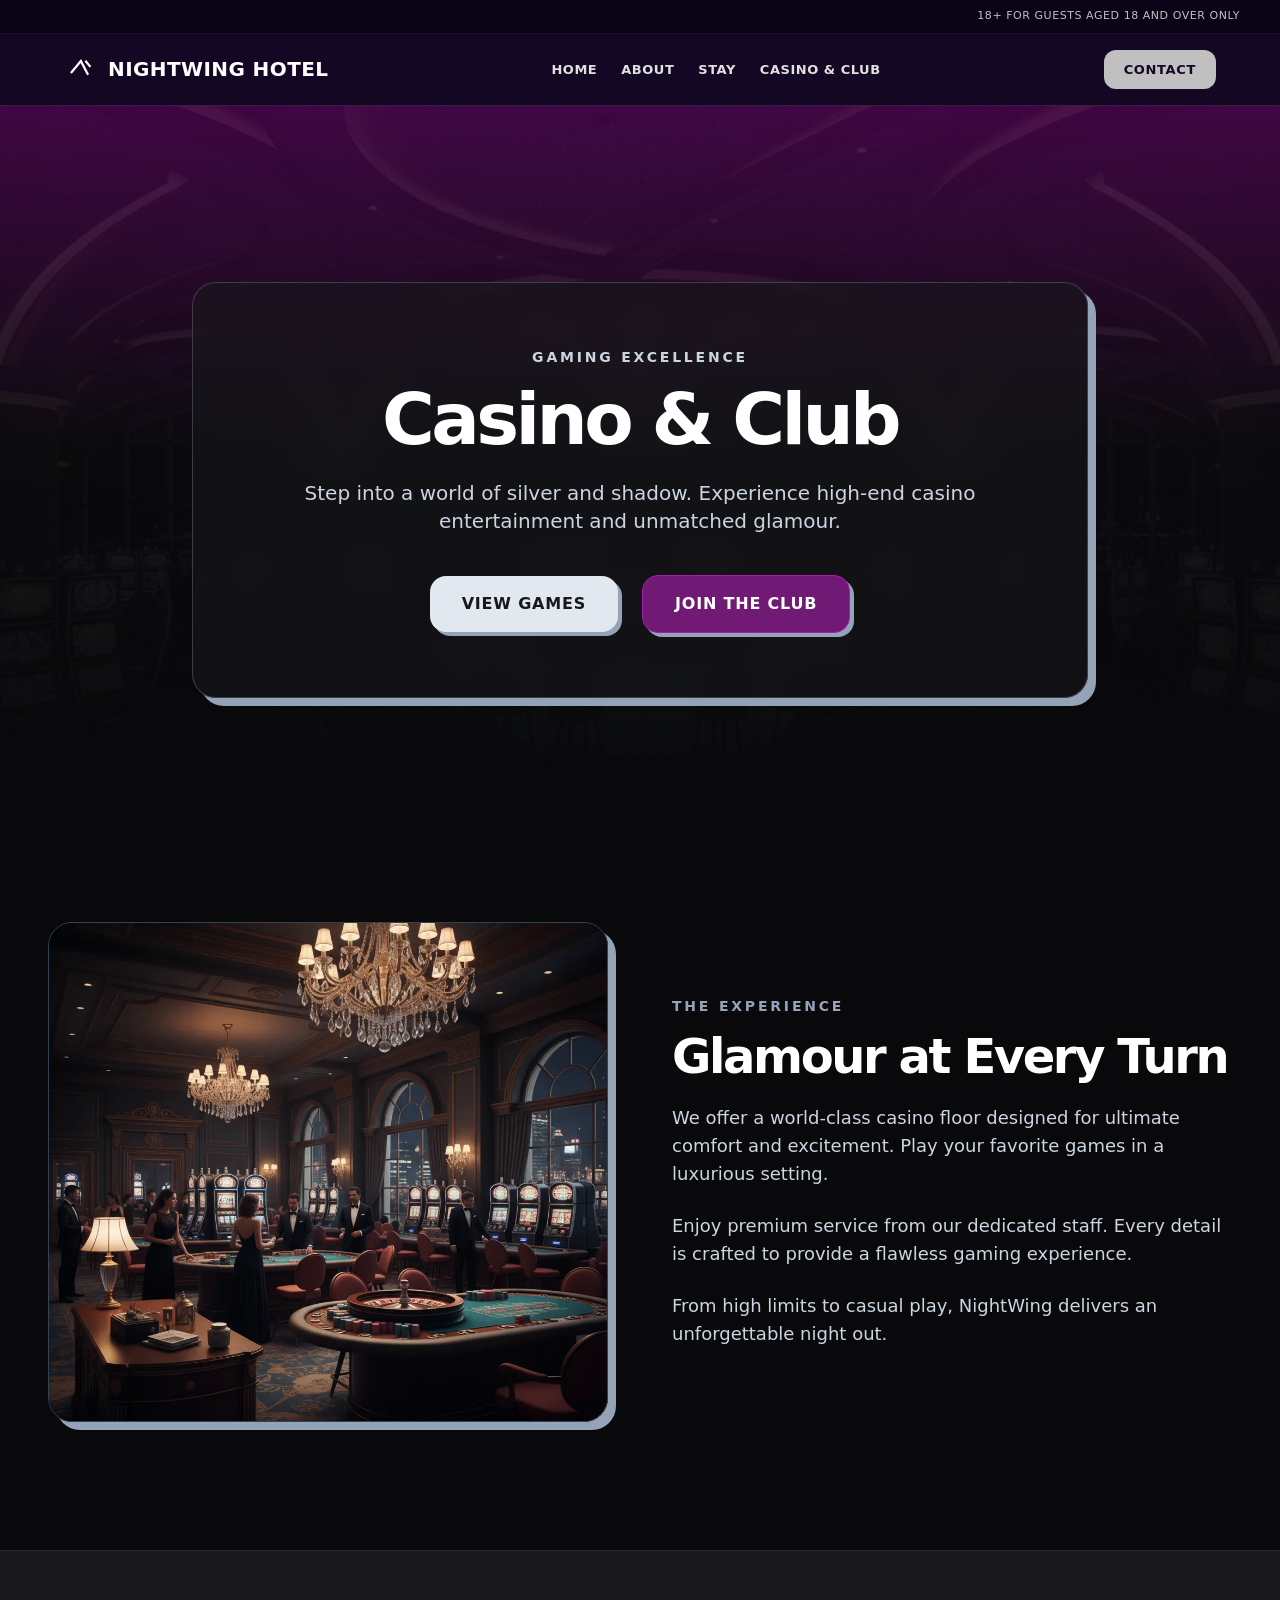
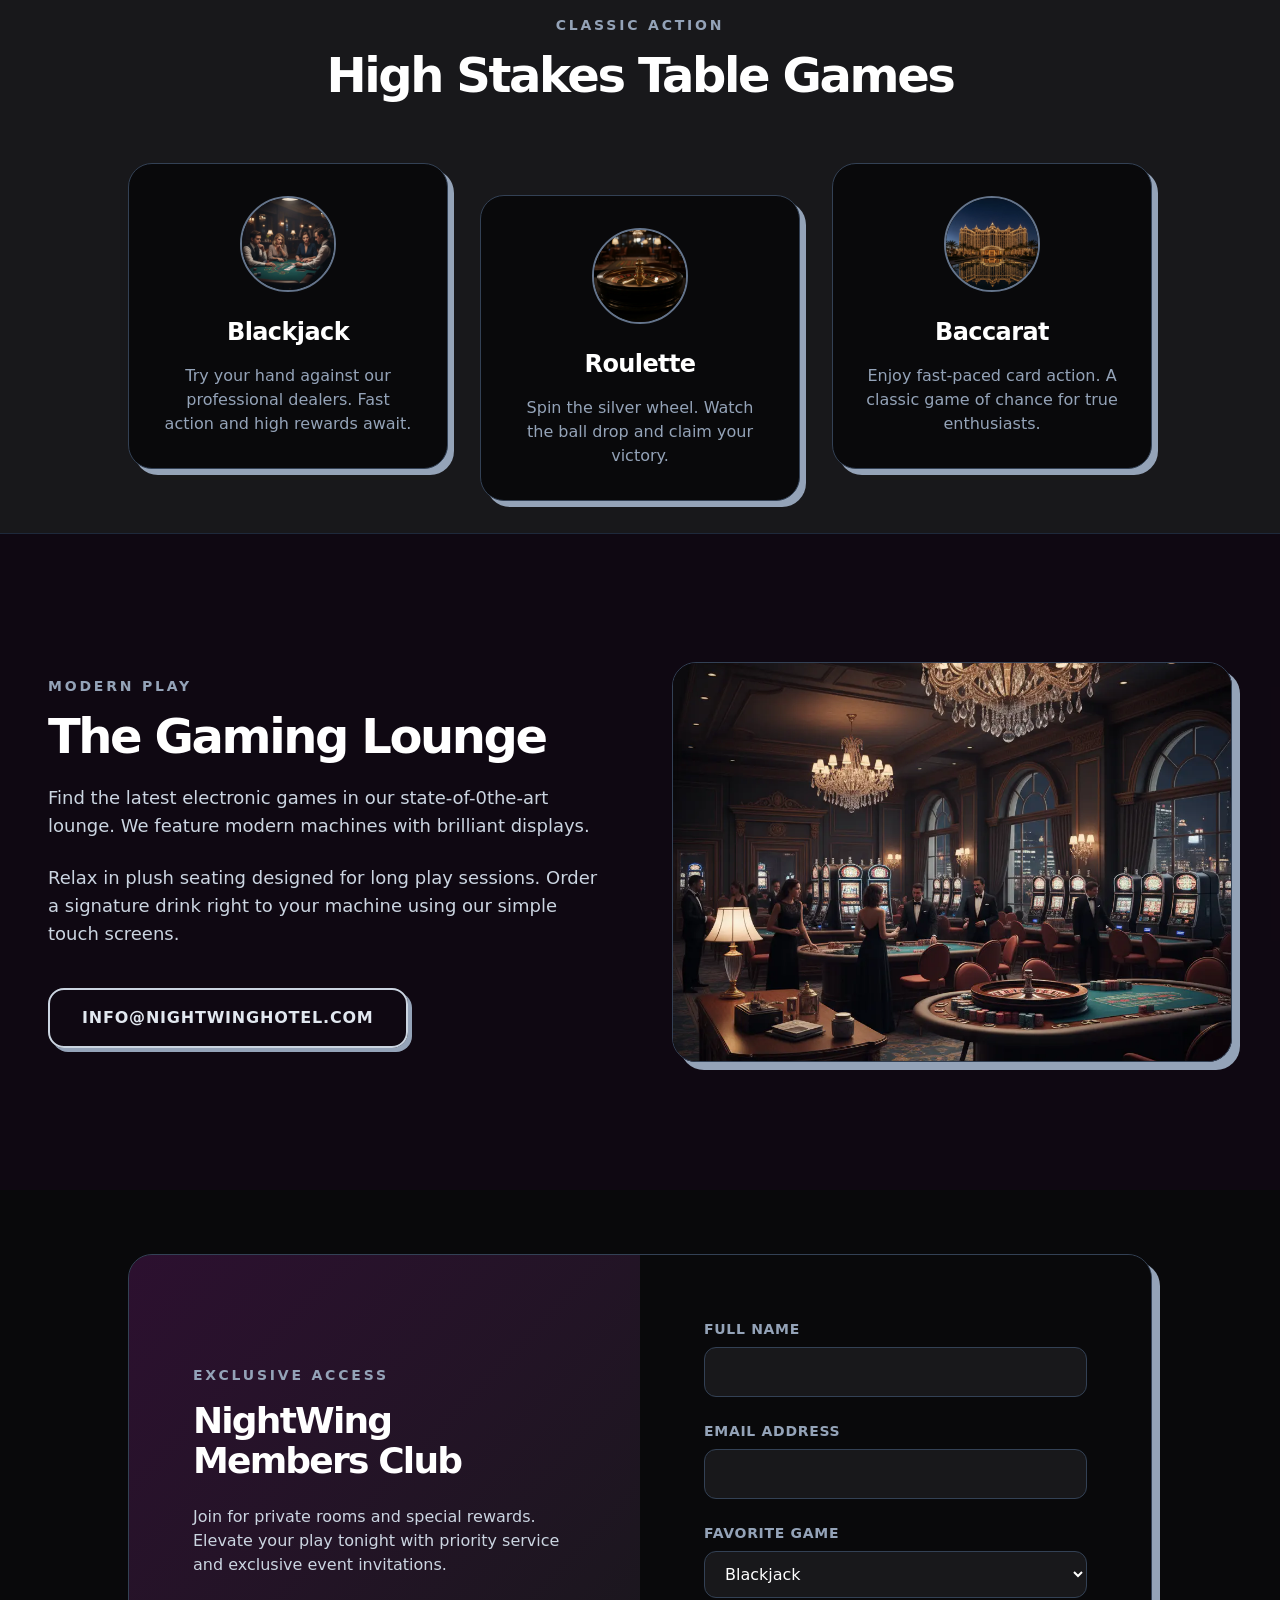
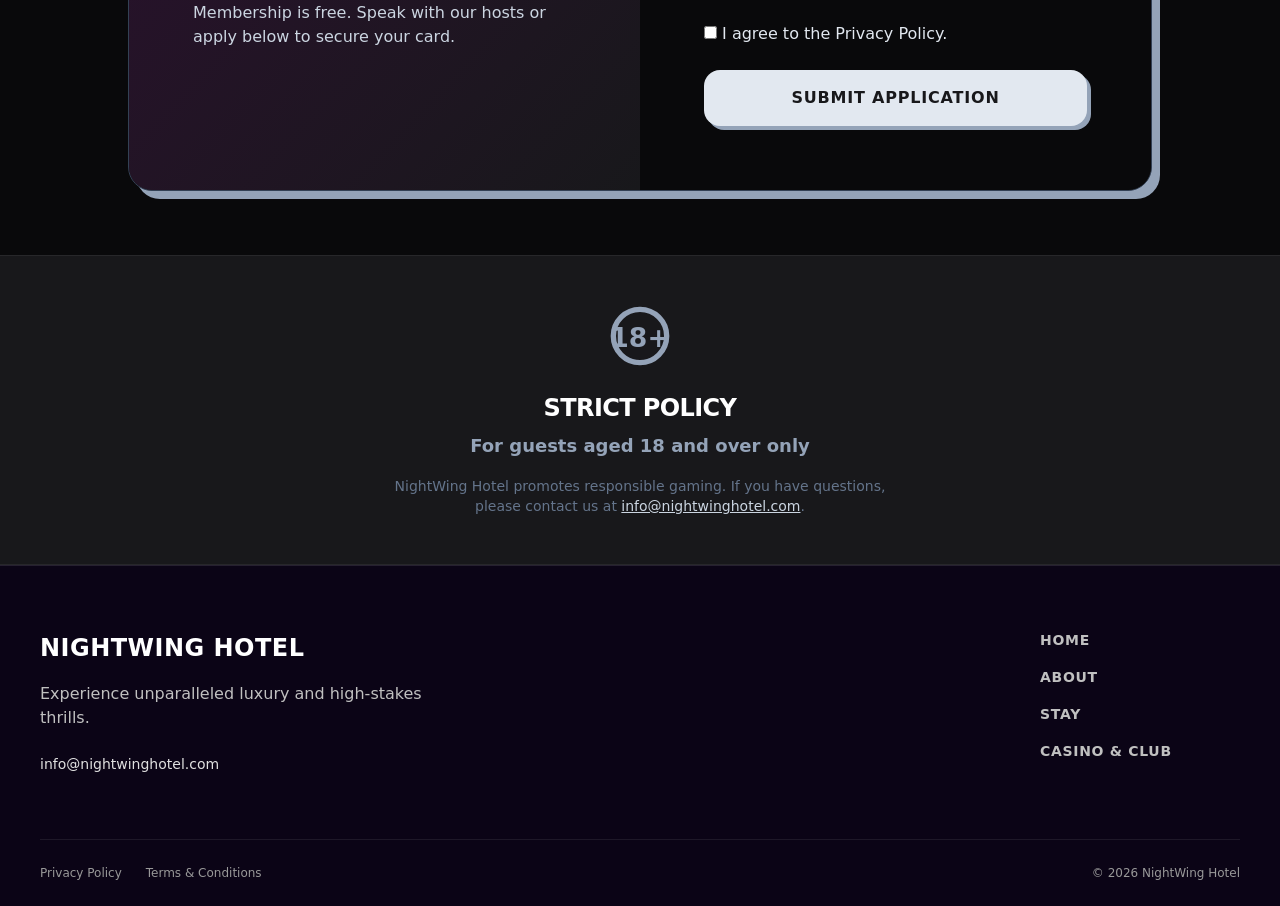
<file: casino-club.html>
<!doctype html>
<html data-page="casino-club.html" class="scroll-smooth" lang="en">
  <head>
    <link rel="stylesheet" href="assets/css/chrome.generated.css" />
    <script defer="" src="assets/js/chrome.generated.js"></script>

    <meta charset="utf-8" />
    <meta name="viewport" content="width=device-width, initial-scale=1" />
    <title>Casino &amp; Club | NightWing Hotel</title>
    <meta
      name="description"
      content="A luxury hotel and casino offering glamorous accommodations, table games, a gaming lounge, and an exclusive members club."
    />
    <link rel="icon" href="assets/brand/favicon.svg" type="image/svg+xml" />
    <meta property="og:title" content="Casino &amp; Club | NightWing Hotel" />
    <meta
      property="og:description"
      content="A luxury hotel and casino offering glamorous accommodations, table games, a gaming lounge, and an exclusive members club."
    />
    <meta property="og:type" content="website" />
    <meta
      property="og:url"
      content="https://www.nightwinghotel.com/casino-club.html"
    />
    <meta property="og:image" content="assets/img/casino_hero_bg.webp" />
    <link rel="stylesheet" href="assets/css/site.css" />
    <link rel="stylesheet" href="assets/css/tailwind.css" />
    <script defer="" src="assets/js/site.js"></script>
    <meta name="twitter:image" content="assets/img/casino_hero_bg.webp" />
  </head>
  <body
    class="bg-zinc-950 text-slate-200 font-sans antialiased selection:bg-fuchsia-900 selection:text-white"
  >
    <header class="site-header chrome-v-frame" data-chrome="header">
      <div class="site-header__top">
        <div class="site-header__top-inner">
          <p class="site-header__top-link">
            18+ For guests aged 18 and over only
          </p>
        </div>
      </div>
      <div class="site-header__main">
        <a class="site-brand" href="index.html">
          <svg
            class="brand-logo"
            xmlns="http://www.w3.org/2000/svg"
            width="28"
            height="28"
            viewBox="0 0 24 24"
            aria-hidden="true"
            focusable="false"
          >
            <g transform="rotate(6 12 12)">
              <path
                d="M6 15 L12 6 L18 15"
                fill="none"
                stroke="currentColor"
                stroke-width="1.7"
                stroke-linecap="square"
                stroke-linejoin="miter"
              />
              <path
                d="M16 6 L19 9"
                fill="none"
                stroke="currentColor"
                stroke-width="1.7"
                stroke-linecap="square"
                stroke-linejoin="miter"
              />
            </g>
          </svg>
          <span class="site-brand__text">NightWing Hotel</span>
        </a>
        <nav class="site-nav site-nav--desktop" aria-label="Primary navigation">
          <a class="site-nav__link" href="index.html">Home</a>
          <a class="site-nav__link" href="about.html">About</a>
          <a class="site-nav__link" href="stay.html">Stay</a>
          <a
            class="site-nav__link is-current"
            href="casino-club.html"
            aria-current="page"
            >Casino &amp; Club</a
          >
        </nav>
        <div class="site-header__actions">
          <a class="site-header__cta" href="mailto:info@nightwinghotel.com"
            >Contact</a
          >
          <button
            class="site-burger"
            type="button"
            aria-expanded="false"
            aria-controls="site-mobile-nav"
            data-burger=""
          >
            <span class="site-burger__line"></span>
            <span class="site-burger__line"></span>
            <span class="site-burger__line"></span>
            <span class="site-srOnly">Menu</span>
          </button>
        </div>
      </div>
    </header>
    <nav
      class="site-mobileNav chrome-v-frame"
      id="site-mobile-nav"
      data-mobile-nav=""
      data-mobile-mode="drawer"
      data-mobile-side="right"
      hidden=""
      aria-label="Mobile navigation"
    >
      <div class="site-mobileNav__panel">
        <div class="site-mobileNav__top">
          <span class="site-mobileNav__brand">NightWing Hotel</span>
          <button
            class="site-mobileNav__close"
            type="button"
            aria-label="Close menu"
            data-mobile-close=""
          >
            ×
          </button>
        </div>
        <div class="site-mobileNav__links">
          <a class="site-mobileNav__link" href="index.html">Home</a>
          <a class="site-mobileNav__link" href="about.html">About</a>
          <a class="site-mobileNav__link" href="stay.html">Stay</a>
          <a
            class="site-mobileNav__link is-current"
            href="casino-club.html"
            aria-current="page"
            >Casino &amp; Club</a
          >
        </div>
        <div class="site-mobileNav__footer">
          <a class="site-mobileNav__cta" href="mailto:info@nightwinghotel.com"
            >Contact</a
          >
        </div>
      </div>
    </nav>

    <main>
      <section
        id="hero"
        class="relative pt-32 pb-24 px-6 md:px-12 flex flex-col items-center text-center"
      >
        <div class="absolute inset-0 z-0 overflow-hidden">
          <img
            src="assets/img/casino_hero_bg.webp"
            alt="NightWing Casino Floor"
            class="w-full h-full object-cover opacity-40 mix-blend-overlay"
            loading="lazy"
          />
          <div
            class="absolute inset-0 bg-gradient-to-b from-fuchsia-950/80 via-zinc-950/80 to-zinc-950"
          ></div>
        </div>

        <div
          class="relative z-10 w-full max-w-4xl mx-auto flex flex-col items-center mt-12 bg-zinc-900/60 backdrop-blur-md border border-slate-400/30 p-10 md:p-16 rounded-3xl shadow-[8px_8px_0_0_#94a3b8]"
        >
          <span
            class="block text-sm font-bold tracking-[0.2em] text-slate-300 uppercase mb-4"
            >Gaming Excellence</span
          >
          <h1
            class="text-5xl md:text-7xl font-bold tracking-tighter text-white mb-6"
          >
            Casino &amp; Club
          </h1>
          <p class="text-lg md:text-xl text-slate-300 max-w-2xl mx-auto mb-10">
            Step into a world of silver and shadow. Experience high-end casino
            entertainment and unmatched glamour.
          </p>
          <div
            class="flex flex-col sm:flex-row items-center justify-center gap-6 w-full"
          >
            <a
              href="#table-games"
              class="w-full sm:w-auto px-8 py-4 bg-slate-200 text-zinc-900 font-bold uppercase tracking-wider rounded-2xl hover:bg-white transition-colors shadow-[4px_4px_0_0_#94a3b8]"
            >
              View Games
            </a>
            <a
              href="#club"
              class="w-full sm:w-auto px-8 py-4 bg-fuchsia-900 text-white font-bold uppercase tracking-wider rounded-2xl border border-fuchsia-700 hover:bg-fuchsia-800 transition-colors shadow-[4px_4px_0_0_#94a3b8]"
            >
              Join the Club
            </a>
          </div>
        </div>
      </section>

      <section id="overview" class="py-20 md:py-32 px-6 md:px-12 bg-zinc-950">
        <div
          class="max-w-7xl mx-auto grid grid-cols-1 lg:grid-cols-2 gap-16 items-center"
        >
          <div class="order-2 lg:order-1 relative">
            <img
              src="assets/img/casino_glamour.webp"
              alt="Glamorous casino setting"
              class="w-full h-[500px] object-cover rounded-3xl shadow-[8px_8px_0_0_#94a3b8] border border-slate-700"
              loading="lazy"
            />
          </div>
          <div class="order-1 lg:order-2">
            <span
              class="block text-sm font-bold tracking-[0.2em] text-slate-400 uppercase mb-4"
              >The Experience</span
            >
            <h2
              class="text-4xl md:text-5xl font-bold tracking-tighter text-white mb-6"
            >
              Glamour at Every Turn
            </h2>
            <div class="space-y-6 text-slate-300 text-lg">
              <p>
                We offer a world-class casino floor designed for ultimate
                comfort and excitement. Play your favorite games in a luxurious
                setting.
              </p>
              <p>
                Enjoy premium service from our dedicated staff. Every detail is
                crafted to provide a flawless gaming experience.
              </p>
              <p>
                From high limits to casual play, NightWing delivers an
                unforgettable night out.
              </p>
            </div>
          </div>
        </div>
      </section>

      <section
        id="table-games"
        class="py-16 px-6 md:px-12 bg-zinc-900 border-y border-slate-800"
      >
        <div class="max-w-5xl mx-auto">
          <div class="text-center mb-16">
            <span
              class="block text-sm font-bold tracking-[0.2em] text-slate-400 uppercase mb-4"
              >Classic Action</span
            >
            <h2
              class="text-4xl md:text-5xl font-bold tracking-tighter text-white"
            >
              High Stakes Table Games
            </h2>
          </div>

          <div class="grid grid-cols-1 md:grid-cols-3 gap-8">
            <article
              class="bg-zinc-950 border border-slate-700 p-8 rounded-3xl shadow-[6px_6px_0_0_#94a3b8] flex flex-col items-center text-center"
            >
              <img
                src="assets/img/game_blackjack.webp"
                alt="Blackjack Table"
                class="w-24 h-24 object-cover rounded-full mb-6 border-2 border-slate-500"
                loading="lazy"
              />
              <h3 class="text-2xl font-bold text-white mb-4 tracking-tight">
                Blackjack
              </h3>
              <p class="text-slate-400">
                Try your hand against our professional dealers. Fast action and
                high rewards await.
              </p>
            </article>

            <article
              class="bg-zinc-950 border border-slate-700 p-8 rounded-3xl shadow-[6px_6px_0_0_#94a3b8] flex flex-col items-center text-center md:translate-y-8"
            >
              <img
                src="assets/img/game_roulette.webp"
                alt="Roulette Wheel"
                class="w-24 h-24 object-cover rounded-full mb-6 border-2 border-slate-500"
                loading="lazy"
              />
              <h3 class="text-2xl font-bold text-white mb-4 tracking-tight">
                Roulette
              </h3>
              <p class="text-slate-400">
                Spin the silver wheel. Watch the ball drop and claim your
                victory.
              </p>
            </article>

            <article
              class="bg-zinc-950 border border-slate-700 p-8 rounded-3xl shadow-[6px_6px_0_0_#94a3b8] flex flex-col items-center text-center"
            >
              <img
                data-img="game_baccarat"
                src="assets/img/hero_night_glamour.webp"
                alt="Baccarat Cards"
                class="w-24 h-24 object-cover rounded-full mb-6 border-2 border-slate-500"
                loading="lazy"
              />
              <h3 class="text-2xl font-bold text-white mb-4 tracking-tight">
                Baccarat
              </h3>
              <p class="text-slate-400">
                Enjoy fast-paced card action. A classic game of chance for true
                enthusiasts.
              </p>
            </article>
          </div>
        </div>
      </section>

      <section
        id="lounge"
        class="py-20 md:py-32 px-6 md:px-12 bg-fuchsia-950/10"
      >
        <div
          class="max-w-7xl mx-auto flex flex-col lg:flex-row gap-16 items-center"
        >
          <div class="flex-1">
            <span
              class="block text-sm font-bold tracking-[0.2em] text-slate-400 uppercase mb-4"
              >Modern Play</span
            >
            <h2
              class="text-4xl md:text-5xl font-bold tracking-tighter text-white mb-6"
            >
              The Gaming Lounge
            </h2>
            <div class="space-y-6 text-slate-300 text-lg mb-10">
              <p>
                Find the latest electronic games in our state-of-0the-art
                lounge. We feature modern machines with brilliant displays.
              </p>
              <p>
                Relax in plush seating designed for long play sessions. Order a
                signature drink right to your machine using our simple touch
                screens.
              </p>
            </div>
            <a
              href="mailto:info@nightwinghotel.com"
              class="inline-flex items-center justify-center px-8 py-4 bg-transparent border-2 border-slate-300 text-slate-200 font-bold uppercase tracking-wider rounded-2xl hover:bg-slate-300 hover:text-zinc-900 transition-colors shadow-[4px_4px_0_0_#94a3b8]"
              >info@nightwinghotel.com</a
            >
          </div>
          <div class="flex-1 w-full">
            <img
              data-img="gaming_lounge"
              src="assets/img/casino_glamour.webp"
              alt="Modern gaming lounge area"
              class="w-full h-[400px] object-cover rounded-3xl shadow-[8px_8px_0_0_#94a3b8] border border-slate-700"
              loading="lazy"
            />
          </div>
        </div>
      </section>

      <section id="club" class="py-16 px-6 md:px-12 bg-zinc-950">
        <div
          class="max-w-5xl mx-auto bg-zinc-900 border border-slate-700 rounded-3xl shadow-[8px_8px_0_0_#94a3b8] overflow-hidden"
        >
          <div class="grid grid-cols-1 lg:grid-cols-2">
            <div
              class="p-10 md:p-16 flex flex-col justify-center bg-gradient-to-br from-fuchsia-950/40 to-zinc-900"
            >
              <span
                class="block text-sm font-bold tracking-[0.2em] text-slate-400 uppercase mb-4"
                >Exclusive Access</span
              >
              <h2
                class="text-3xl md:text-4xl font-bold tracking-tighter text-white mb-6"
              >
                NightWing Members Club
              </h2>
              <p class="text-slate-300 mb-6">
                Join for private rooms and special rewards. Elevate your play
                tonight with priority service and exclusive event invitations.
              </p>
              <p class="text-slate-300 mb-8">
                Membership is free. Speak with our hosts or apply below to
                secure your card.
              </p>
            </div>

            <div class="p-10 md:p-16 bg-zinc-950">
              <form
                action="thanks_form.php"
                method="post"
                class="flex flex-col space-y-6"
              >
                <div>
                  <label
                    for="fullName"
                    class="block text-sm font-bold uppercase tracking-wider text-slate-400 mb-2"
                    >Full Name</label
                  >
                  <input
                    type="text"
                    id="fullName"
                    name="fullName"
                    required=""
                    class="w-full bg-zinc-900 border border-slate-700 rounded-xl px-4 py-3 text-white focus:outline-none focus:border-fuchsia-600 focus:ring-1 focus:ring-fuchsia-600"
                  />
                </div>
                <div>
                  <label
                    for="email"
                    class="block text-sm font-bold uppercase tracking-wider text-slate-400 mb-2"
                    >Email Address</label
                  >
                  <input
                    type="email"
                    id="email"
                    name="email"
                    required=""
                    class="w-full bg-zinc-900 border border-slate-700 rounded-xl px-4 py-3 text-white focus:outline-none focus:border-fuchsia-600 focus:ring-1 focus:ring-fuchsia-600"
                  />
                </div>
                <div>
                  <label
                    for="gamePref"
                    class="block text-sm font-bold uppercase tracking-wider text-slate-400 mb-2"
                    >Favorite Game</label
                  >
                  <select
                    id="gamePref"
                    required
                    name="gamePref"
                    class="w-full bg-zinc-900 border border-slate-700 rounded-xl px-4 py-3 text-white focus:outline-none focus:border-fuchsia-600 focus:ring-1 focus:ring-fuchsia-600"
                  >
                    <option value="blackjack">Blackjack</option>
                    <option value="roulette">Roulette</option>
                    <option value="baccarat">Baccarat</option>
                    <option value="slots">Electronic Games</option>
                    <option value="other">Other</option>
                  </select>
                </div>
                <div class="form-privacy">
                  <label class="privacy-label">
                    <input type="checkbox" name="privacyAccepted" required="" />
                    <span
                      >I agree to the
                      <a
                        href="privacy-policy.html"
                        target="_blank"
                        rel="noopener"
                        >Privacy Policy</a
                      >.</span
                    >
                  </label>
                </div>
                <button
                  type="submit"
                  class="w-full py-4 mt-2 bg-slate-200 text-zinc-900 font-bold uppercase tracking-wider rounded-2xl hover:bg-white transition-colors shadow-[4px_4px_0_0_#94a3b8]"
                >
                  Submit Application
                </button>
              </form>
            </div>
          </div>
        </div>
      </section>

      <section
        id="age-notice"
        class="py-12 px-6 bg-zinc-900 border-t border-b border-zinc-800 flex flex-col items-center text-center"
      >
        <div class="flex flex-col items-center max-w-lg mx-auto">
          <svg
            class="w-16 h-16 text-slate-400 mb-6"
            viewBox="0 0 24 24"
            fill="none"
            stroke="currentColor"
            stroke-width="2"
            stroke-linecap="round"
            stroke-linejoin="round"
          >
            <circle cx="12" cy="12" r="10"></circle>
            <text
              x="12"
              y="16"
              text-anchor="middle"
              font-size="10"
              font-weight="bold"
              fill="currentColor"
              stroke="none"
            >
              18+
            </text>
          </svg>
          <h2
            class="text-xl md:text-2xl font-bold tracking-tight text-white mb-2 uppercase"
          >
            Strict Policy
          </h2>
          <p class="text-slate-400 font-bold text-lg">
            For guests aged 18 and over only
          </p>
          <p class="text-slate-500 mt-4 text-sm">
            NightWing Hotel promotes responsible gaming. If you have questions,
            please contact us at
            <a
              href="mailto:info@nightwinghotel.com"
              class="text-slate-300 underline hover:text-white"
              >info@nightwinghotel.com</a
            >.
          </p>
        </div>
      </section>
    </main>

    <footer
      class="site-footer chrome-v-frame"
      data-chrome="footer"
      aria-label="Site Footer"
    >
      <div class="site-footer__inner">
        <div class="site-footer__editorial">
          <strong class="site-footer__brand">NightWing Hotel</strong>
          <p class="site-footer__closing">
            Experience unparalleled luxury and high-stakes thrills.
          </p>
          <div class="site-footer__contact">
            <a
              class="site-footer__contactLink"
              href="mailto:info@nightwinghotel.com"
              >info@nightwinghotel.com</a
            >
          </div>
        </div>
        <div class="site-footer__nav">
          <a class="site-footer__link" href="index.html">Home</a>
          <a class="site-footer__link" href="about.html">About</a>
          <a class="site-footer__link" href="stay.html">Stay</a>
          <a class="site-footer__link" href="casino-club.html"
            >Casino &amp; Club</a
          >
        </div>
      </div>
      <div class="site-footer__legal">
        <div class="site-footer__legalLinks">
          <a class="site-footer__legalLink" href="privacy-policy.html"
            >Privacy Policy</a
          >
          <a class="site-footer__legalLink" href="terms-conditions.html"
            >Terms &amp; Conditions</a
          >
        </div>
        <div class="site-footer__copyright">© 2026 NightWing Hotel</div>
      </div>
    </footer>
  </body>
</html>
</file>
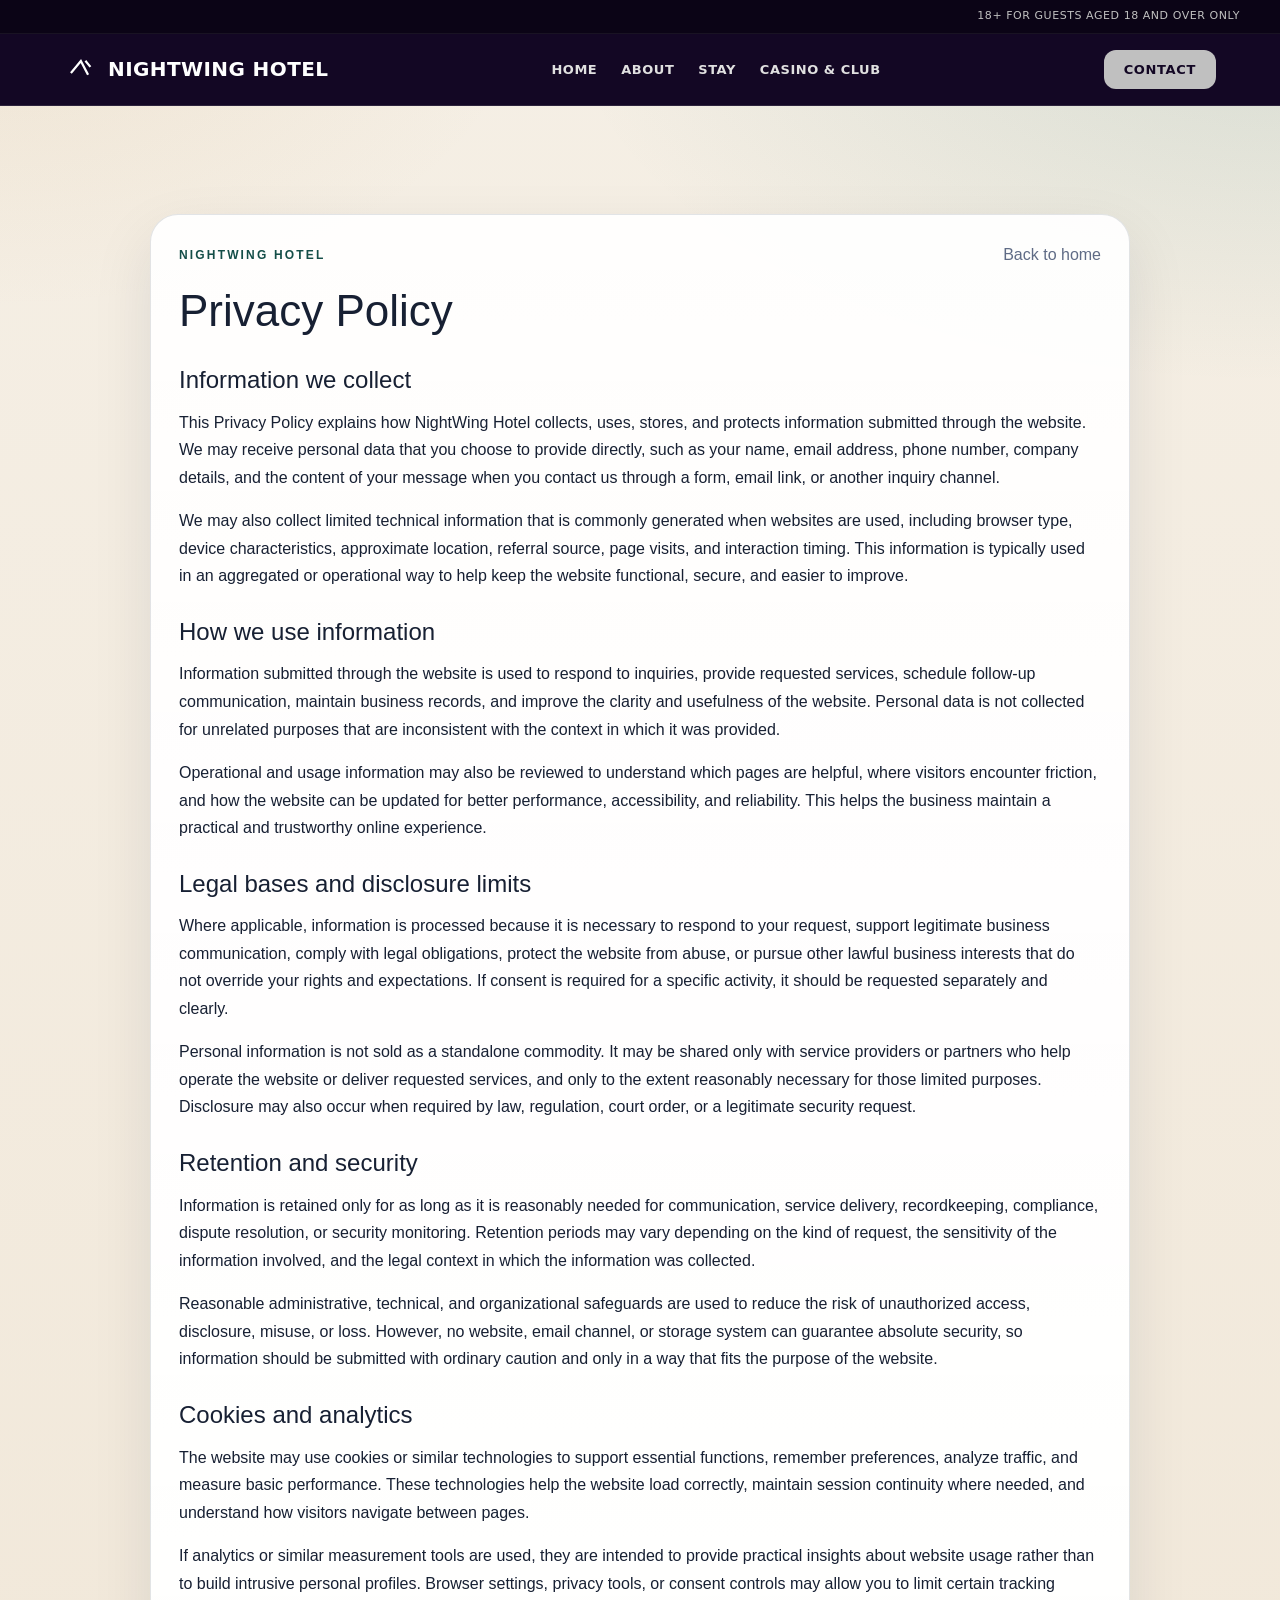
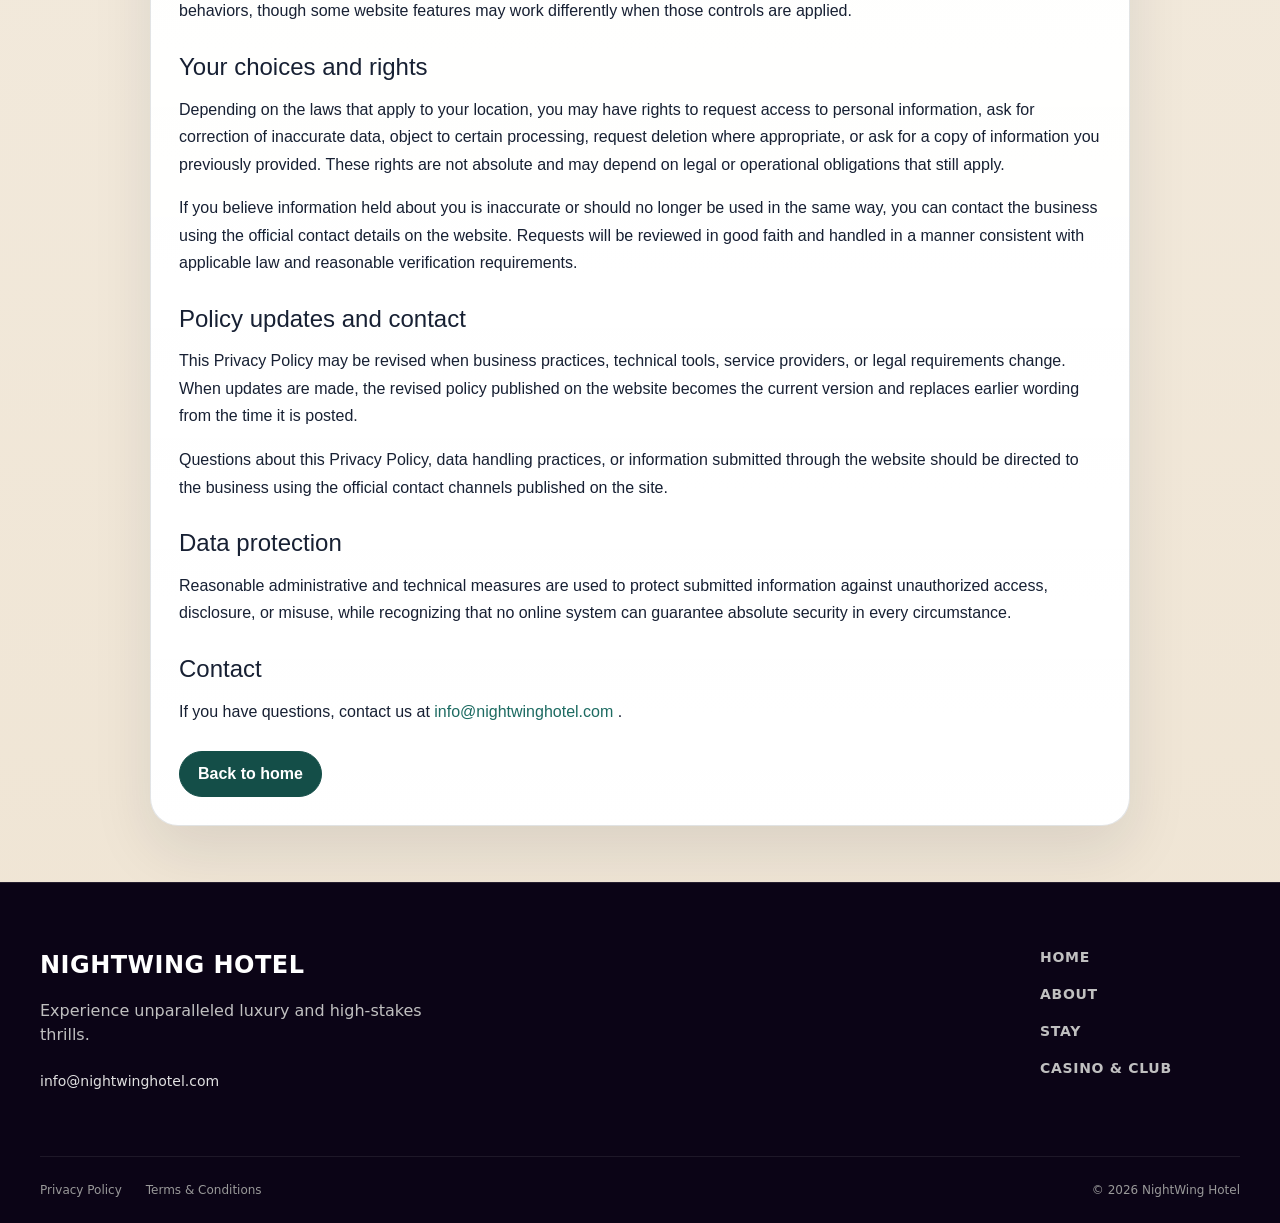
<file: privacy-policy.html>
<!doctype html>
<html data-page="privacy-policy.html" lang="en">
  <head>
    <link rel="stylesheet" href="assets/css/chrome.generated.css" />
    <script defer="" src="assets/js/chrome.generated.js"></script>

    <meta charset="utf-8" />
    <meta name="viewport" content="width=device-width, initial-scale=1" />
    <title>Privacy Policy - NightWing Hotel</title>
    <meta
      name="description"
      content="Read the Privacy Policy for NightWing Hotel, including how website information is collected, used, and protected."
    />
    <meta name="robots" content="noindex, follow" />
    <link rel="icon" href="assets/brand/favicon.svg" type="image/svg+xml" />
    <link rel="stylesheet" href="assets/css/site.css" />
    <link rel="stylesheet" href="assets/css/tailwind.css" />
    <script defer="" src="assets/js/site.js"></script>
    <link rel="stylesheet" href="assets/css/special-pages.css" />
    <meta property="og:image" content="assets/img/about_lounge_interior.webp" />
    <meta
      name="twitter:image"
      content="assets/img/about_lounge_interior.webp"
    />
    <meta property="og:title" content="Privacy Policy - NightWing Hotel" />
    <meta
      property="og:description"
      content="Read the Privacy Policy for NightWing Hotel, including how website information is collected, used, and protected."
    />
    <meta property="og:type" content="website" />
    <meta
      property="og:url"
      content="https://www.nightwinghotel.com/privacy-policy.html"
    />
  </head>
  <body class="utility-page utility-page--privacy utility-page--with-header">
    <header class="site-header chrome-v-frame" data-chrome="header">
      <div class="site-header__top">
        <div class="site-header__top-inner">
          <p class="site-header__top-link"
            >18+ For guests aged 18 and over only</p
          >
        </div>
      </div>
      <div class="site-header__main">
        <a class="site-brand" href="index.html">
          <svg
            class="brand-logo"
            xmlns="http://www.w3.org/2000/svg"
            width="28"
            height="28"
            viewBox="0 0 24 24"
            aria-hidden="true"
            focusable="false"
          >
            <g transform="rotate(6 12 12)">
              <path
                d="M6 15 L12 6 L18 15"
                fill="none"
                stroke="currentColor"
                stroke-width="1.7"
                stroke-linecap="square"
                stroke-linejoin="miter"
              />
              <path
                d="M16 6 L19 9"
                fill="none"
                stroke="currentColor"
                stroke-width="1.7"
                stroke-linecap="square"
                stroke-linejoin="miter"
              />
            </g>
          </svg>
          <span class="site-brand__text">NightWing Hotel</span>
        </a>
        <nav class="site-nav site-nav--desktop" aria-label="Primary navigation">
          <a class="site-nav__link" href="index.html">Home</a>
          <a class="site-nav__link" href="about.html">About</a>
          <a class="site-nav__link" href="stay.html">Stay</a>
          <a class="site-nav__link" href="casino-club.html"
            >Casino &amp; Club</a
          >
        </nav>
        <div class="site-header__actions">
          <a class="site-header__cta" href="mailto:info@nightwinghotel.com"
            >Contact</a
          >
          <button
            class="site-burger"
            type="button"
            aria-expanded="false"
            aria-controls="site-mobile-nav"
            data-burger=""
          >
            <span class="site-burger__line"></span>
            <span class="site-burger__line"></span>
            <span class="site-burger__line"></span>
            <span class="site-srOnly">Menu</span>
          </button>
        </div>
      </div>
    </header>
    <nav
      class="site-mobileNav chrome-v-frame"
      id="site-mobile-nav"
      data-mobile-nav=""
      data-mobile-mode="drawer"
      data-mobile-side="right"
      hidden=""
      aria-label="Mobile navigation"
    >
      <div class="site-mobileNav__panel">
        <div class="site-mobileNav__top">
          <span class="site-mobileNav__brand">NightWing Hotel</span>
          <button
            class="site-mobileNav__close"
            type="button"
            aria-label="Close menu"
            data-mobile-close=""
          >
            ×
          </button>
        </div>
        <div class="site-mobileNav__links">
          <a class="site-mobileNav__link" href="index.html">Home</a>
          <a class="site-mobileNav__link" href="about.html">About</a>
          <a class="site-mobileNav__link" href="stay.html">Stay</a>
          <a class="site-mobileNav__link" href="casino-club.html"
            >Casino &amp; Club</a
          >
        </div>
        <div class="site-mobileNav__footer">
          <a class="site-mobileNav__cta" href="mailto:info@nightwinghotel.com"
            >Contact</a
          >
        </div>
      </div>
    </nav>

    <main class="utility-shell">
      <section class="utility-card">
        <div class="utility-meta">
          <p class="utility-kicker">NightWing Hotel</p>
          <a class="utility-link" href="index.html">Back to home</a>
        </div>
        <article class="utility-prose">
          <h1>Privacy Policy</h1>
          <h2>Information we collect</h2>
          <p>
            This Privacy Policy explains how NightWing Hotel collects, uses,
            stores, and protects information submitted through the website. We
            may receive personal data that you choose to provide directly, such
            as your name, email address, phone number, company details, and the
            content of your message when you contact us through a form, email
            link, or another inquiry channel.
          </p>
          <p>
            We may also collect limited technical information that is commonly
            generated when websites are used, including browser type, device
            characteristics, approximate location, referral source, page visits,
            and interaction timing. This information is typically used in an
            aggregated or operational way to help keep the website functional,
            secure, and easier to improve.
          </p>
          <h2>How we use information</h2>
          <p>
            Information submitted through the website is used to respond to
            inquiries, provide requested services, schedule follow-up
            communication, maintain business records, and improve the clarity
            and usefulness of the website. Personal data is not collected for
            unrelated purposes that are inconsistent with the context in which
            it was provided.
          </p>
          <p>
            Operational and usage information may also be reviewed to understand
            which pages are helpful, where visitors encounter friction, and how
            the website can be updated for better performance, accessibility,
            and reliability. This helps the business maintain a practical and
            trustworthy online experience.
          </p>
          <h2>Legal bases and disclosure limits</h2>
          <p>
            Where applicable, information is processed because it is necessary
            to respond to your request, support legitimate business
            communication, comply with legal obligations, protect the website
            from abuse, or pursue other lawful business interests that do not
            override your rights and expectations. If consent is required for a
            specific activity, it should be requested separately and clearly.
          </p>
          <p>
            Personal information is not sold as a standalone commodity. It may
            be shared only with service providers or partners who help operate
            the website or deliver requested services, and only to the extent
            reasonably necessary for those limited purposes. Disclosure may also
            occur when required by law, regulation, court order, or a legitimate
            security request.
          </p>
          <h2>Retention and security</h2>
          <p>
            Information is retained only for as long as it is reasonably needed
            for communication, service delivery, recordkeeping, compliance,
            dispute resolution, or security monitoring. Retention periods may
            vary depending on the kind of request, the sensitivity of the
            information involved, and the legal context in which the information
            was collected.
          </p>
          <p>
            Reasonable administrative, technical, and organizational safeguards
            are used to reduce the risk of unauthorized access, disclosure,
            misuse, or loss. However, no website, email channel, or storage
            system can guarantee absolute security, so information should be
            submitted with ordinary caution and only in a way that fits the
            purpose of the website.
          </p>
          <h2>Cookies and analytics</h2>
          <p>
            The website may use cookies or similar technologies to support
            essential functions, remember preferences, analyze traffic, and
            measure basic performance. These technologies help the website load
            correctly, maintain session continuity where needed, and understand
            how visitors navigate between pages.
          </p>
          <p>
            If analytics or similar measurement tools are used, they are
            intended to provide practical insights about website usage rather
            than to build intrusive personal profiles. Browser settings, privacy
            tools, or consent controls may allow you to limit certain tracking
            behaviors, though some website features may work differently when
            those controls are applied.
          </p>
          <h2>Your choices and rights</h2>
          <p>
            Depending on the laws that apply to your location, you may have
            rights to request access to personal information, ask for correction
            of inaccurate data, object to certain processing, request deletion
            where appropriate, or ask for a copy of information you previously
            provided. These rights are not absolute and may depend on legal or
            operational obligations that still apply.
          </p>
          <p>
            If you believe information held about you is inaccurate or should no
            longer be used in the same way, you can contact the business using
            the official contact details on the website. Requests will be
            reviewed in good faith and handled in a manner consistent with
            applicable law and reasonable verification requirements.
          </p>
          <h2>Policy updates and contact</h2>
          <p>
            This Privacy Policy may be revised when business practices,
            technical tools, service providers, or legal requirements change.
            When updates are made, the revised policy published on the website
            becomes the current version and replaces earlier wording from the
            time it is posted.
          </p>
          <p>
            Questions about this Privacy Policy, data handling practices, or
            information submitted through the website should be directed to the
            business using the official contact channels published on the site.
          </p>
          <h2>Data protection</h2>
          <p>
            Reasonable administrative and technical measures are used to protect
            submitted information against unauthorized access, disclosure, or
            misuse, while recognizing that no online system can guarantee
            absolute security in every circumstance.
          </p>
          <h2>Contact</h2>
          <p>
            If you have questions, contact us at
            <a href="mailto:info@nightwinghotel.com">info@nightwinghotel.com</a>
          .
          </p>
        </article>
        <div class="utility-actions">
          <a class="utility-button" href="index.html">Back to home</a>
        </div>
      </section>
    </main>

    <footer
      class="site-footer chrome-v-frame"
      data-chrome="footer"
      aria-label="Site Footer"
    >
      <div class="site-footer__inner">
        <div class="site-footer__editorial">
          <strong class="site-footer__brand">NightWing Hotel</strong>
          <p class="site-footer__closing">
            Experience unparalleled luxury and high-stakes thrills.
          </p>
          <div class="site-footer__contact">
            <a
              class="site-footer__contactLink"
              href="mailto:info@nightwinghotel.com"
              >info@nightwinghotel.com</a
            >
          </div>
        </div>
        <div class="site-footer__nav">
          <a class="site-footer__link" href="index.html">Home</a>
          <a class="site-footer__link" href="about.html">About</a>
          <a class="site-footer__link" href="stay.html">Stay</a>
          <a class="site-footer__link" href="casino-club.html"
            >Casino &amp; Club</a
          >
        </div>
      </div>
      <div class="site-footer__legal">
        <div class="site-footer__legalLinks">
          <a class="site-footer__legalLink" href="privacy-policy.html"
            >Privacy Policy</a
          >
          <a class="site-footer__legalLink" href="terms-conditions.html"
            >Terms &amp; Conditions</a
          >
        </div>
        <div class="site-footer__copyright">© 2026 NightWing Hotel</div>
      </div>
    </footer>
  </body>
</html>
</file>
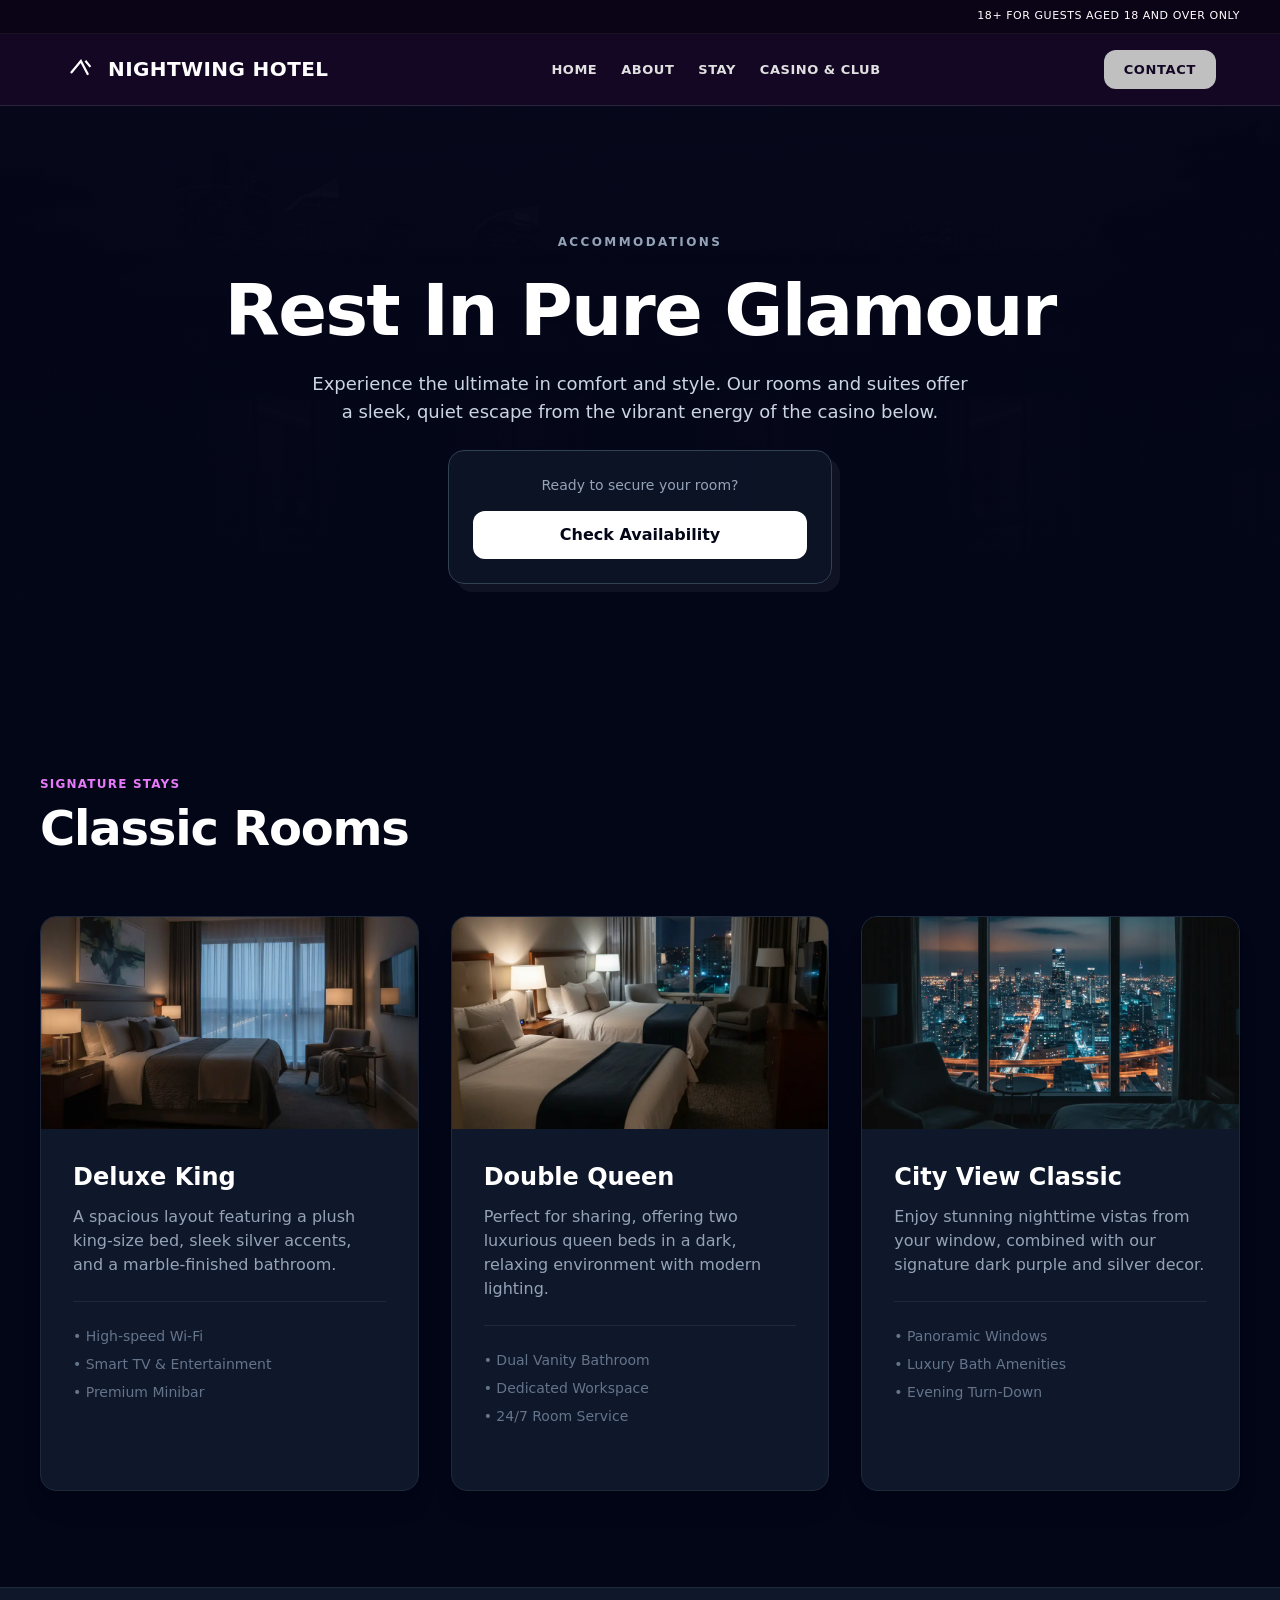
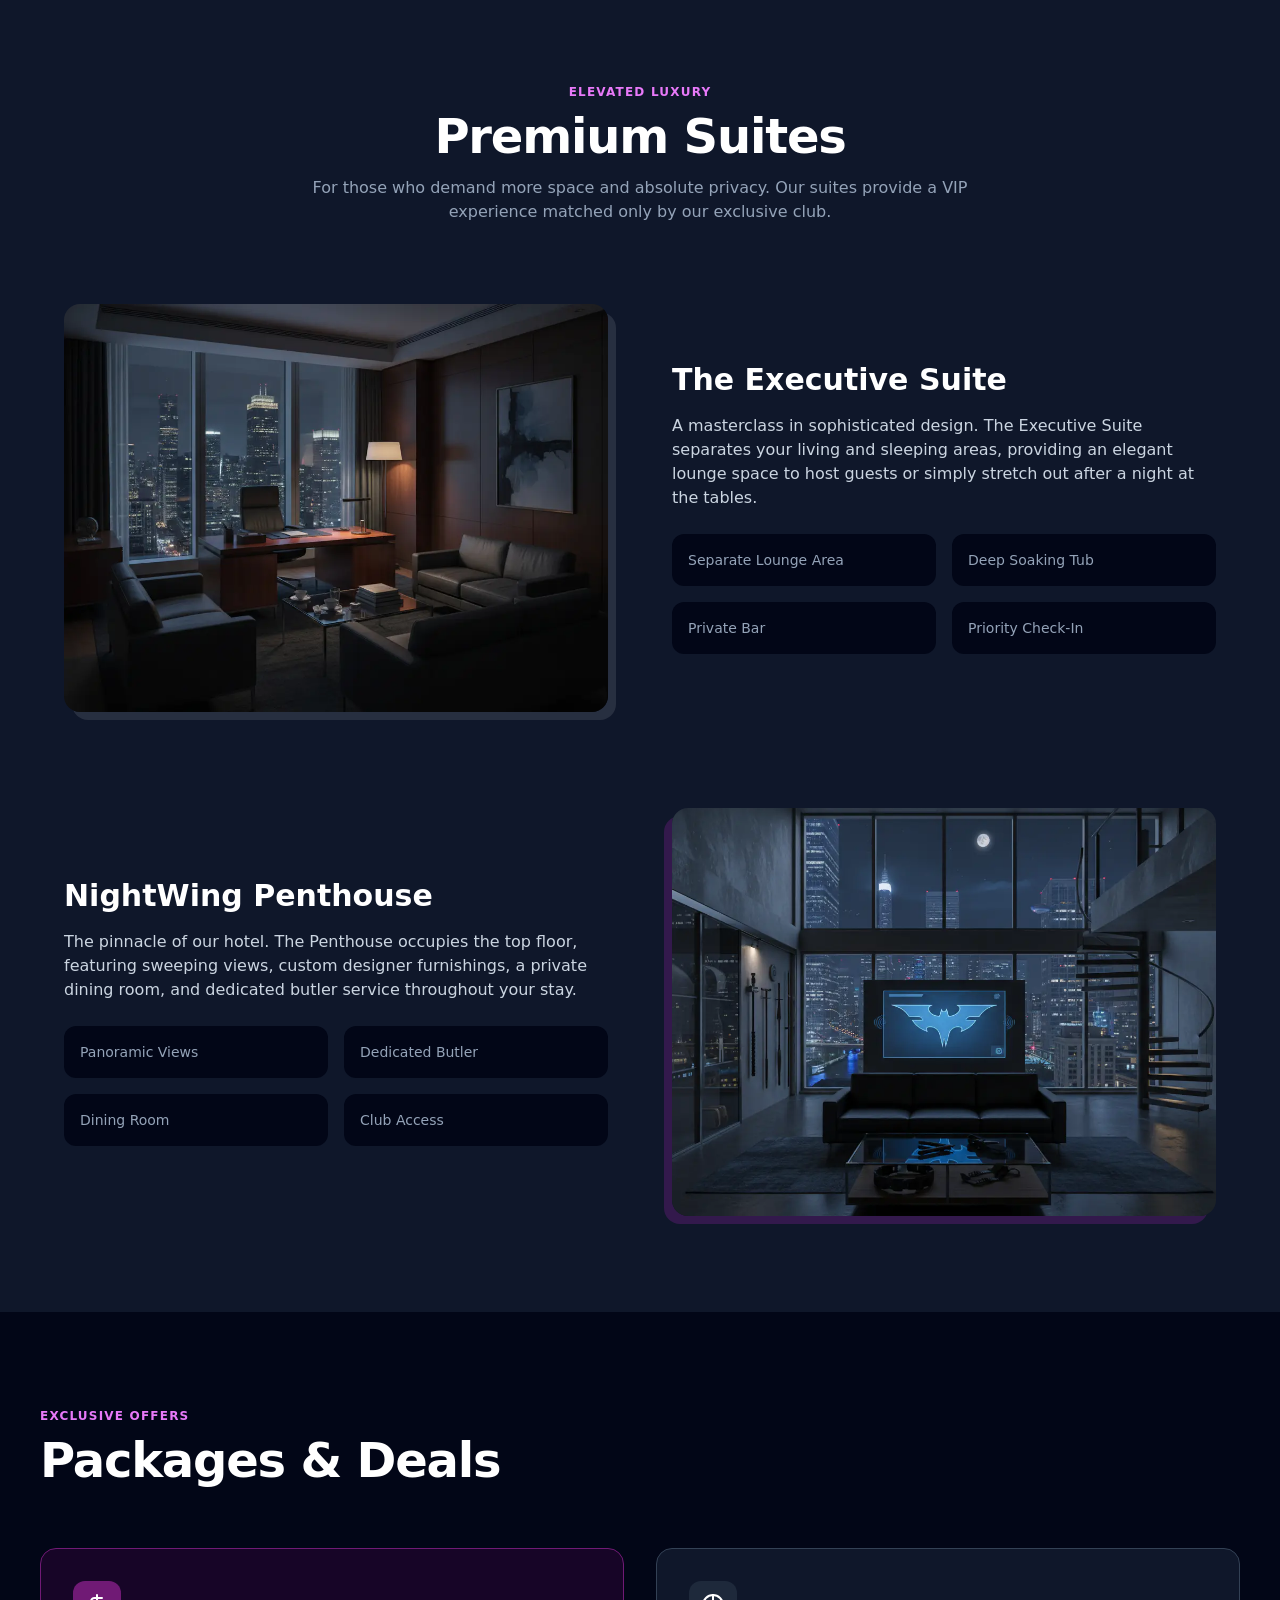
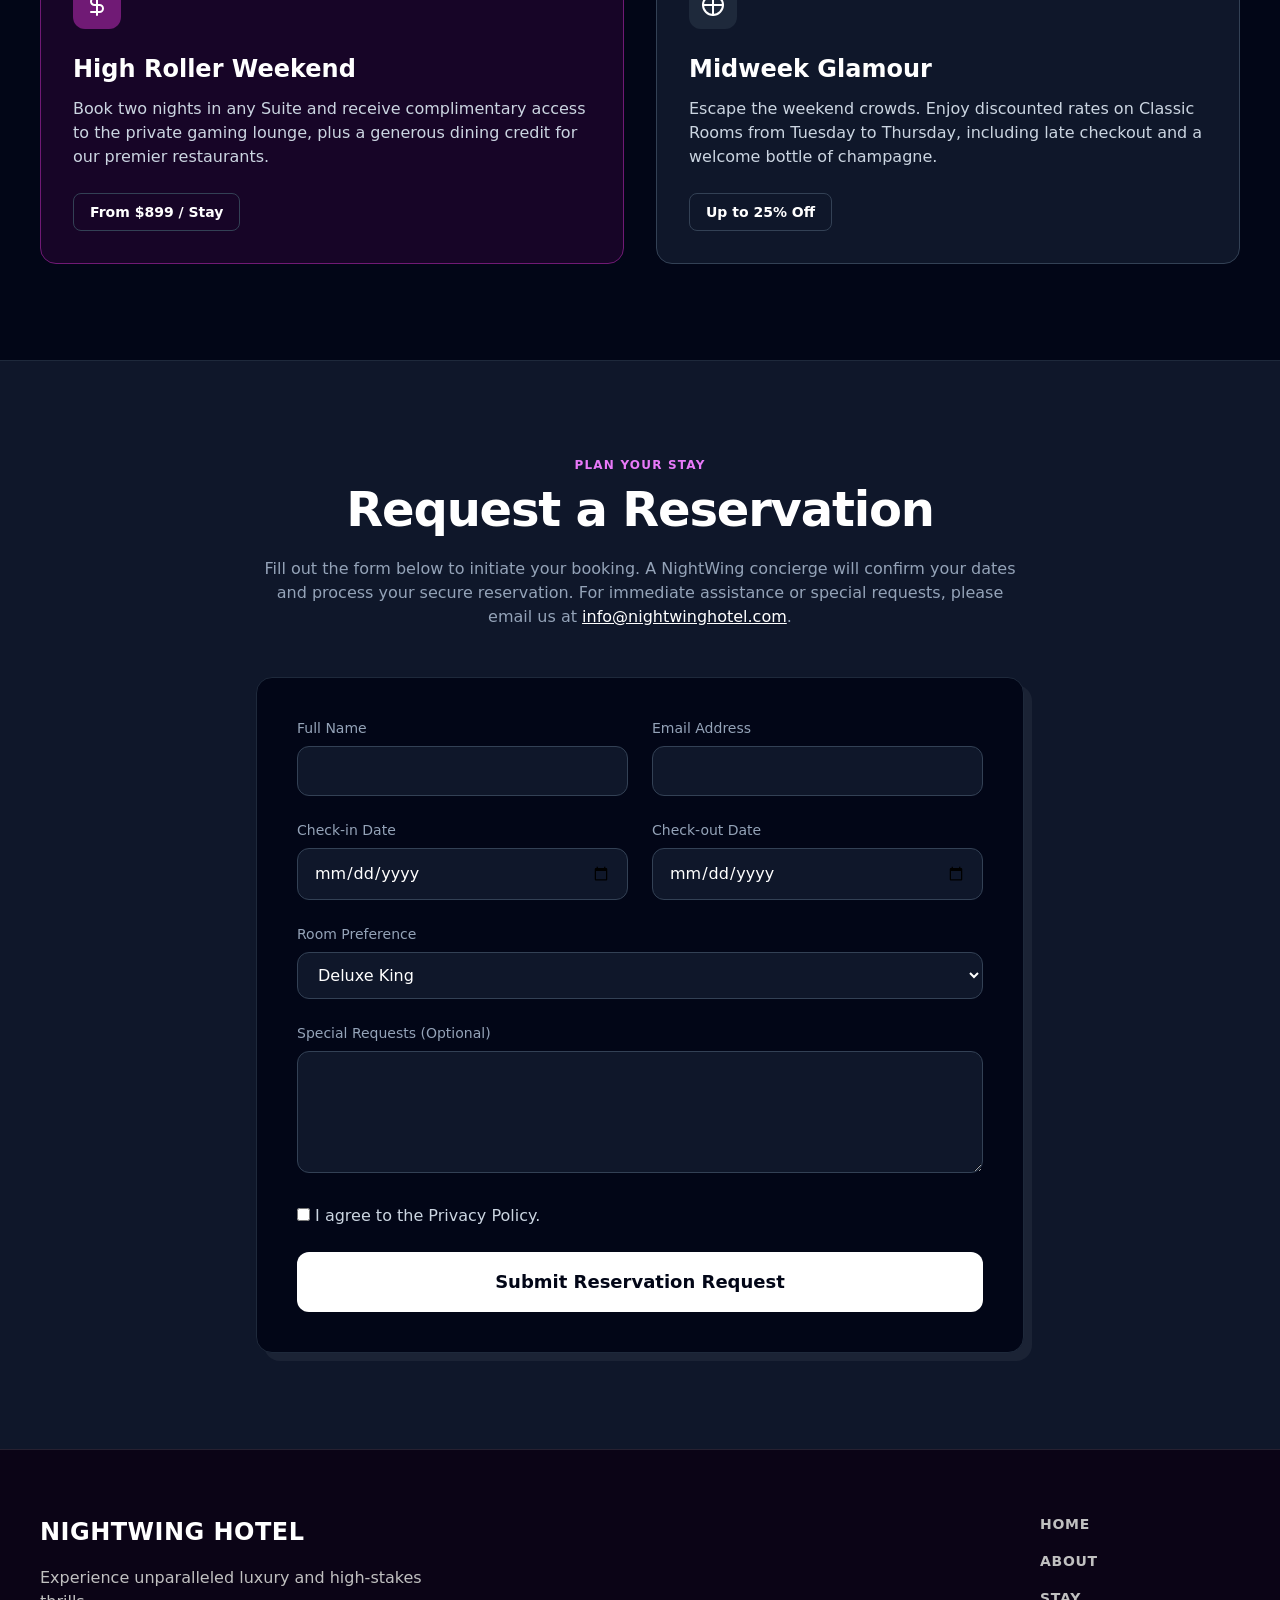
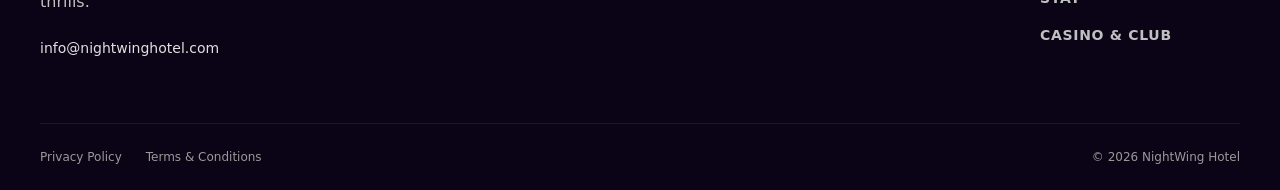
<file: stay.html>
<!doctype html>
<html data-page="stay.html" class="scroll-smooth" lang="en">
  <head>
    <link rel="stylesheet" href="assets/css/chrome.generated.css" />
    <script defer="" src="assets/js/chrome.generated.js"></script>

    <meta charset="utf-8" />
    <meta name="viewport" content="width=device-width, initial-scale=1" />
    <title>Stay | NightWing Hotel</title>
    <meta
      name="description"
      content="Discover luxury accommodations at NightWing Hotel. Choose from our classic rooms, premium suites, and exclusive packages."
    />
    <link rel="icon" href="assets/brand/favicon.svg" type="image/svg+xml" />
    <meta property="og:title" content="Stay | NightWing Hotel" />
    <meta
      property="og:description"
      content="Discover luxury accommodations at NightWing Hotel. Choose from our classic rooms, premium suites, and exclusive packages."
    />
    <meta property="og:type" content="website" />
    <meta property="og:url" content="stay.html" />
    <meta property="og:image" content="assets/img/hero_stay_bg.webp" />
    <link rel="stylesheet" href="assets/css/site.css" />
    <link rel="stylesheet" href="assets/css/tailwind.css" />
    <script defer="" src="assets/js/site.js"></script>
    <meta name="twitter:image" content="assets/img/hero_stay_bg.webp" />
  </head>
  <body
    class="bg-slate-950 text-slate-300 font-sans antialiased selection:bg-fuchsia-900 selection:text-white"
  >
    <header class="site-header chrome-v-frame" data-chrome="header">
      <div class="site-header__top">
        <div class="site-header__top-inner">
          <p class="site-header__top-link"></p>
            18+ For guests aged 18 and over only
          </p>
        </div>
      </div>
      <div class="site-header__main">
        <a class="site-brand" href="index.html">
          <svg
            class="brand-logo"
            xmlns="http://www.w3.org/2000/svg"
            width="28"
            height="28"
            viewBox="0 0 24 24"
            aria-hidden="true"
            focusable="false"
          >
            <g transform="rotate(6 12 12)">
              <path
                d="M6 15 L12 6 L18 15"
                fill="none"
                stroke="currentColor"
                stroke-width="1.7"
                stroke-linecap="square"
                stroke-linejoin="miter"
              />
              <path
                d="M16 6 L19 9"
                fill="none"
                stroke="currentColor"
                stroke-width="1.7"
                stroke-linecap="square"
                stroke-linejoin="miter"
              />
            </g>
          </svg>
          <span class="site-brand__text">NightWing Hotel</span>
        </a>
        <nav class="site-nav site-nav--desktop" aria-label="Primary navigation">
          <a class="site-nav__link" href="index.html">Home</a>
          <a class="site-nav__link" href="about.html">About</a>
          <a
            class="site-nav__link is-current"
            href="stay.html"
            aria-current="page"
            >Stay</a
          >
          <a class="site-nav__link" href="casino-club.html"
            >Casino &amp; Club</a
          >
        </nav>
        <div class="site-header__actions">
          <a class="site-header__cta" href="mailto:info@nightwinghotel.com"
            >Contact</a
          >
          <button
            class="site-burger"
            type="button"
            aria-expanded="false"
            aria-controls="site-mobile-nav"
            data-burger=""
          >
            <span class="site-burger__line"></span>
            <span class="site-burger__line"></span>
            <span class="site-burger__line"></span>
            <span class="site-srOnly">Menu</span>
          </button>
        </div>
      </div>
    </header>
    <nav
      class="site-mobileNav chrome-v-frame"
      id="site-mobile-nav"
      data-mobile-nav=""
      data-mobile-mode="drawer"
      data-mobile-side="right"
      hidden=""
      aria-label="Mobile navigation"
    >
      <div class="site-mobileNav__panel">
        <div class="site-mobileNav__top">
          <span class="site-mobileNav__brand">NightWing Hotel</span>
          <button
            class="site-mobileNav__close"
            type="button"
            aria-label="Close menu"
            data-mobile-close=""
          >
            ×
          </button>
        </div>
        <div class="site-mobileNav__links">
          <a class="site-mobileNav__link" href="index.html">Home</a>
          <a class="site-mobileNav__link" href="about.html">About</a>
          <a
            class="site-mobileNav__link is-current"
            href="stay.html"
            aria-current="page"
            >Stay</a
          >
          <a class="site-mobileNav__link" href="casino-club.html"
            >Casino &amp; Club</a
          >
        </div>
        <div class="site-mobileNav__footer">
          <a class="site-mobileNav__cta" href="mailto:info@nightwinghotel.com"
            >Contact</a
          >
        </div>
      </div>
    </nav>

    <main id="main-content">
      <!-- Hero Section (Small) -->
      <section
        id="hero"
        class="relative pt-32 pb-24 px-6 lg:px-10 overflow-hidden bg-fuchsia-950/20"
      >
        <div class="absolute inset-0 z-0">
          <img
            src="assets/img/hero_stay_bg.webp"
            alt="Night view of luxury hotel rooms"
            class="w-full h-full object-cover opacity-20"
            loading="lazy"
          />
          <div
            class="absolute inset-0 bg-gradient-to-b from-slate-950/80 via-slate-950/90 to-slate-950"
          ></div>
        </div>
        <div
          class="relative z-10 max-w-4xl mx-auto flex flex-col items-center text-center space-y-6"
        >
          <span
            class="text-xs font-bold tracking-[0.2em] text-slate-400 uppercase"
          >
            Accommodations
          </span>
          <h1
            class="text-5xl md:text-6xl lg:text-7xl font-bold tracking-tight text-white"
          >
            Rest In Pure Glamour
          </h1>
          <p class="text-lg text-slate-300 max-w-2xl mx-auto">
            Experience the ultimate in comfort and style. Our rooms and suites
            offer a sleek, quiet escape from the vibrant energy of the casino
            below.
          </p>
          <div
            class="mt-10 w-full max-w-sm border border-slate-700 bg-slate-900/80 backdrop-blur p-6 rounded-2xl shadow-[8px_8px_0_0_rgba(255,255,255,0.05)]"
          >
            <p class="text-sm text-slate-400 mb-4">
              Ready to secure your room?
            </p>
            <a
              href="#booking-inquiry"
              class="block w-full text-center py-3 px-6 bg-white text-slate-950 font-semibold rounded-xl hover:bg-slate-200 transition-colors"
            >
              Check Availability
            </a>
          </div>
        </div>
      </section>

      <!-- All Rooms Section -->
      <section id="all-rooms" class="py-24 px-6 lg:px-10 bg-slate-950">
        <div class="max-w-7xl mx-auto">
          <div class="mb-16">
            <span
              class="text-xs font-bold tracking-widest text-fuchsia-400 uppercase block mb-3"
            >
              Signature Stays
            </span>
            <h2
              class="text-4xl md:text-5xl font-bold tracking-tight text-white"
            >
              Classic Rooms
            </h2>
          </div>

          <div class="grid grid-cols-1 md:grid-cols-2 lg:grid-cols-3 gap-8">
            <!-- Room Card 1 -->
            <div
              class="group bg-slate-900 rounded-2xl overflow-hidden border border-slate-800 transition-all hover:border-slate-600 shadow-xl"
            >
              <div class="aspect-video w-full overflow-hidden">
                <img
                  src="assets/img/room_deluxe_king.webp"
                  alt="Deluxe King Room"
                  class="w-full h-full object-cover group-hover:scale-105 transition-transform duration-700"
                  loading="lazy"
                />
              </div>
              <div class="p-8">
                <h3 class="text-2xl font-bold text-white mb-3">Deluxe King</h3>
                <p class="text-slate-400 mb-6">
                  A spacious layout featuring a plush king-size bed, sleek
                  silver accents, and a marble-finished bathroom.
                </p>
                <ul
                  class="space-y-2 text-sm text-slate-500 mb-8 border-t border-slate-800 pt-6"
                >
                  <li>• High-speed Wi-Fi</li>
                  <li>• Smart TV &amp; Entertainment</li>
                  <li>• Premium Minibar</li>
                </ul>
              </div>
            </div>

            <!-- Room Card 2 -->
            <div
              class="group bg-slate-900 rounded-2xl overflow-hidden border border-slate-800 transition-all hover:border-slate-600 shadow-xl"
            >
              <div class="aspect-video w-full overflow-hidden">
                <img
                  src="assets/img/room_double_queen.webp"
                  alt="Double Queen Room"
                  class="w-full h-full object-cover group-hover:scale-105 transition-transform duration-700"
                  loading="lazy"
                />
              </div>
              <div class="p-8">
                <h3 class="text-2xl font-bold text-white mb-3">Double Queen</h3>
                <p class="text-slate-400 mb-6">
                  Perfect for sharing, offering two luxurious queen beds in a
                  dark, relaxing environment with modern lighting.
                </p>
                <ul
                  class="space-y-2 text-sm text-slate-500 mb-8 border-t border-slate-800 pt-6"
                >
                  <li>• Dual Vanity Bathroom</li>
                  <li>• Dedicated Workspace</li>
                  <li>• 24/7 Room Service</li>
                </ul>
              </div>
            </div>

            <!-- Room Card 3 -->
            <div
              class="group bg-slate-900 rounded-2xl overflow-hidden border border-slate-800 transition-all hover:border-slate-600 shadow-xl"
            >
              <div class="aspect-video w-full overflow-hidden">
                <img
                  src="assets/img/room_city_view.webp"
                  alt="City View Room"
                  class="w-full h-full object-cover group-hover:scale-105 transition-transform duration-700"
                  loading="lazy"
                />
              </div>
              <div class="p-8">
                <h3 class="text-2xl font-bold text-white mb-3">
                  City View Classic
                </h3>
                <p class="text-slate-400 mb-6">
                  Enjoy stunning nighttime vistas from your window, combined
                  with our signature dark purple and silver decor.
                </p>
                <ul
                  class="space-y-2 text-sm text-slate-500 mb-8 border-t border-slate-800 pt-6"
                >
                  <li>• Panoramic Windows</li>
                  <li>• Luxury Bath Amenities</li>
                  <li>• Evening Turn-Down</li>
                </ul>
              </div>
            </div>
          </div>
        </div>
      </section>

      <!-- Suites Section -->
      <section
        id="suites"
        class="py-24 px-6 lg:px-10 bg-slate-900 border-t border-slate-800"
      >
        <div class="max-w-6xl mx-auto">
          <div class="text-center mb-20">
            <span
              class="text-xs font-bold tracking-widest text-fuchsia-400 uppercase block mb-3"
            >
              Elevated Luxury
            </span>
            <h2
              class="text-4xl md:text-5xl font-bold tracking-tight text-white"
            >
              Premium Suites
            </h2>
            <p class="mt-4 text-slate-400 max-w-2xl mx-auto">
              For those who demand more space and absolute privacy. Our suites
              provide a VIP experience matched only by our exclusive club.
            </p>
          </div>

          <div class="space-y-12 md:space-y-24">
            <!-- Suite Block 1 -->
            <div
              class="flex flex-col md:flex-row items-center gap-10 md:gap-16"
            >
              <div
                class="w-full md:w-1/2 aspect-[4/3] rounded-2xl overflow-hidden shadow-[8px_8px_0_0_rgba(255,255,255,0.1)]"
              >
                <img
                  src="assets/img/suite_executive.webp"
                  alt="Executive Suite"
                  class="w-full h-full object-cover"
                  loading="lazy"
                />
              </div>
              <div class="w-full md:w-1/2">
                <h3 class="text-3xl font-bold text-white mb-4">
                  The Executive Suite
                </h3>
                <p class="text-slate-300 mb-6">
                  A masterclass in sophisticated design. The Executive Suite
                  separates your living and sleeping areas, providing an elegant
                  lounge space to host guests or simply stretch out after a
                  night at the tables.
                </p>
                <div class="grid grid-cols-2 gap-4 text-sm text-slate-400">
                  <div class="bg-slate-950 p-4 rounded-xl">
                    Separate Lounge Area
                  </div>
                  <div class="bg-slate-950 p-4 rounded-xl">
                    Deep Soaking Tub
                  </div>
                  <div class="bg-slate-950 p-4 rounded-xl">Private Bar</div>
                  <div class="bg-slate-950 p-4 rounded-xl">
                    Priority Check-In
                  </div>
                </div>
              </div>
            </div>

            <!-- Suite Block 2 -->
            <div
              class="flex flex-col md:flex-row-reverse items-center gap-10 md:gap-16"
            >
              <div
                class="w-full md:w-1/2 aspect-[4/3] rounded-2xl overflow-hidden shadow-[-8px_8px_0_0_rgba(192,38,211,0.2)]"
              >
                <img
                  src="assets/img/suite_penthouse.webp"
                  alt="NightWing Penthouse"
                  class="w-full h-full object-cover"
                  loading="lazy"
                />
              </div>
              <div class="w-full md:w-1/2">
                <h3 class="text-3xl font-bold text-white mb-4">
                  NightWing Penthouse
                </h3>
                <p class="text-slate-300 mb-6">
                  The pinnacle of our hotel. The Penthouse occupies the top
                  floor, featuring sweeping views, custom designer furnishings,
                  a private dining room, and dedicated butler service throughout
                  your stay.
                </p>
                <div class="grid grid-cols-2 gap-4 text-sm text-slate-400">
                  <div class="bg-slate-950 p-4 rounded-xl">Panoramic Views</div>
                  <div class="bg-slate-950 p-4 rounded-xl">
                    Dedicated Butler
                  </div>
                  <div class="bg-slate-950 p-4 rounded-xl">Dining Room</div>
                  <div class="bg-slate-950 p-4 rounded-xl">Club Access</div>
                </div>
              </div>
            </div>
          </div>
        </div>
      </section>

      <!-- Packages & Deals Section -->
      <section id="packages" class="py-24 px-6 lg:px-10 bg-slate-950">
        <div class="max-w-7xl mx-auto">
          <div class="mb-16">
            <span
              class="text-xs font-bold tracking-widest text-fuchsia-400 uppercase block mb-3"
            >
              Exclusive Offers
            </span>
            <h2
              class="text-4xl md:text-5xl font-bold tracking-tight text-white"
            >
              Packages &amp; Deals
            </h2>
          </div>

          <div class="grid grid-cols-1 md:grid-cols-2 gap-8">
            <!-- Package 1 -->
            <div
              class="relative bg-fuchsia-950/30 rounded-2xl p-8 border border-fuchsia-900 hover:bg-fuchsia-950/50 transition-colors flex flex-col justify-between h-full"
            >
              <div>
                <div
                  class="w-12 h-12 bg-fuchsia-900 rounded-xl flex items-center justify-center mb-6"
                >
                  <svg
                    class="w-6 h-6 text-white"
                    viewBox="0 0 24 24"
                    fill="none"
                    stroke="currentColor"
                    stroke-width="2"
                    stroke-linecap="round"
                    stroke-linejoin="round"
                  >
                    <path
                      d="M12 2v20M17 5H9.5a3.5 3.5 0 0 0 0 7h5a3.5 3.5 0 0 1 0 7H6"
                    ></path>
                  </svg>
                </div>
                <h3 class="text-2xl font-bold text-white mb-3">
                  High Roller Weekend
                </h3>
                <p class="text-slate-300 mb-6">
                  Book two nights in any Suite and receive complimentary access
                  to the private gaming lounge, plus a generous dining credit
                  for our premier restaurants.
                </p>
              </div>
              <div class="mt-auto">
                <span
                  class="inline-block px-4 py-2 border border-slate-700 text-sm font-semibold rounded-lg text-white"
                >
                  From $899 / Stay
                </span>
              </div>
            </div>

            <!-- Package 2 -->
            <div
              class="relative bg-slate-900 rounded-2xl p-8 border border-slate-700 hover:bg-slate-800 transition-colors flex flex-col justify-between h-full"
            >
              <div>
                <div
                  class="w-12 h-12 bg-slate-800 rounded-xl flex items-center justify-center mb-6"
                >
                  <svg
                    class="w-6 h-6 text-white"
                    viewBox="0 0 24 24"
                    fill="none"
                    stroke="currentColor"
                    stroke-width="2"
                    stroke-linecap="round"
                    stroke-linejoin="round"
                  >
                    <path d="M2 12h20M12 2v20"></path>
                    <circle cx="12" cy="12" r="10"></circle>
                  </svg>
                </div>
                <h3 class="text-2xl font-bold text-white mb-3">
                  Midweek Glamour
                </h3>
                <p class="text-slate-300 mb-6">
                  Escape the weekend crowds. Enjoy discounted rates on Classic
                  Rooms from Tuesday to Thursday, including late checkout and a
                  welcome bottle of champagne.
                </p>
              </div>
              <div class="mt-auto">
                <span
                  class="inline-block px-4 py-2 border border-slate-700 text-sm font-semibold rounded-lg text-white"
                >
                  Up to 25% Off
                </span>
              </div>
            </div>
          </div>
        </div>
      </section>

      <!-- Booking Inquiry Form Section -->
      <section
        id="booking-inquiry"
        class="py-24 px-6 lg:px-10 bg-slate-900 border-t border-slate-800"
      >
        <div class="max-w-3xl mx-auto">
          <div class="text-center mb-12">
            <span
              class="text-xs font-bold tracking-widest text-fuchsia-400 uppercase block mb-3"
            >
              Plan Your Stay
            </span>
            <h2
              class="text-4xl md:text-5xl font-bold tracking-tight text-white mb-6"
            >
              Request a Reservation
            </h2>
            <p class="text-slate-400">
              Fill out the form below to initiate your booking. A NightWing
              concierge will confirm your dates and process your secure
              reservation. For immediate assistance or special requests, please
              email us at
              <a
                href="mailto:info@nightwinghotel.com"
                class="text-white underline hover:text-fuchsia-400 transition-colors"
                >info@nightwinghotel.com</a
              >.
            </p>
          </div>

          <div
            class="bg-slate-950 p-8 md:p-10 rounded-2xl border border-slate-800 shadow-[8px_8px_0_0_rgba(255,255,255,0.05)]"
          >
            <form action="thanks_form.php" method="post" class="space-y-6">
              <div class="grid grid-cols-1 md:grid-cols-2 gap-6">
                <div>
                  <label
                    for="guest_name"
                    class="block text-sm font-medium text-slate-400 mb-2"
                    >Full Name</label
                  >
                  <input
                    type="text"
                    id="guest_name"
                    name="name"
                    required=""
                    class="w-full bg-slate-900 border border-slate-700 rounded-xl px-4 py-3 text-white focus:outline-none focus:ring-2 focus:ring-fuchsia-500 focus:border-transparent"
                  />
                </div>
                <div>
                  <label
                    for="guest_email"
                    class="block text-sm font-medium text-slate-400 mb-2"
                    >Email Address</label
                  >
                  <input
                    type="email"
                    id="guest_email"
                    name="email"
                    required=""
                    class="w-full bg-slate-900 border border-slate-700 rounded-xl px-4 py-3 text-white focus:outline-none focus:ring-2 focus:ring-fuchsia-500 focus:border-transparent"
                  />
                </div>
              </div>

              <div class="grid grid-cols-1 md:grid-cols-2 gap-6">
                <div>
                  <label
                    for="check_in"
                    class="block text-sm font-medium text-slate-400 mb-2"
                    >Check-in Date</label
                  >
                  <input
                    type="date"
                    id="check_in"
                    name="check_in"
                    required=""
                    class="w-full bg-slate-900 border border-slate-700 rounded-xl px-4 py-3 text-white focus:outline-none focus:ring-2 focus:ring-fuchsia-500 focus:border-transparent"
                  />
                </div>
                <div>
                  <label
                    for="check_out"
                    class="block text-sm font-medium text-slate-400 mb-2"
                    >Check-out Date</label
                  >
                  <input
                    type="date"
                    id="check_out"
                    name="check_out"
                    required=""
                    class="w-full bg-slate-900 border border-slate-700 rounded-xl px-4 py-3 text-white focus:outline-none focus:ring-2 focus:ring-fuchsia-500 focus:border-transparent"
                  />
                </div>
              </div>

              <div>
                <label
                  for="room_preference"
                  class="block text-sm font-medium text-slate-400 mb-2"
                  >Room Preference</label
                >
                <select
                  id="room_preference"
                  required
                  name="room_type"
                  class="w-full bg-slate-900 border border-slate-700 rounded-xl px-4 py-3 text-white focus:outline-none focus:ring-2 focus:ring-fuchsia-500 focus:border-transparent"
                >
                  <option value="classic_king">Deluxe King</option>
                  <option value="classic_queen">Double Queen</option>
                  <option value="classic_city">City View Classic</option>
                  <option value="suite_exec">The Executive Suite</option>
                  <option value="suite_penthouse">NightWing Penthouse</option>
                </select>
              </div>

              <div>
                <label
                  for="special_requests"
                  class="block text-sm font-medium text-slate-400 mb-2"
                  >Special Requests (Optional)</label
                >
                <textarea
                  id="special_requests"
                  name="requests"
                  rows="4"
                  required
                  class="w-full bg-slate-900 border border-slate-700 rounded-xl px-4 py-3 text-white focus:outline-none focus:ring-2 focus:ring-fuchsia-500 focus:border-transparent"
                ></textarea>
              </div>

              <div class="form-privacy">
                <label class="privacy-label">
                  <input type="checkbox" name="privacyAccepted" required="" />
                  <span
                    >I agree to the
                    <a href="privacy-policy.html" target="_blank" rel="noopener"
                      >Privacy Policy</a
                    >.</span
                  >
                </label>
              </div>
              <button
                type="submit"
                class="w-full py-4 px-6 bg-white text-slate-950 font-bold text-lg rounded-xl hover:bg-slate-200 transition-colors mt-4"
              >
                Submit Reservation Request
              </button>
            </form>
          </div>
        </div>
      </section>
    </main>

    <footer
      class="site-footer chrome-v-frame"
      data-chrome="footer"
      aria-label="Site Footer"
    >
      <div class="site-footer__inner">
        <div class="site-footer__editorial">
          <strong class="site-footer__brand">NightWing Hotel</strong>
          <p class="site-footer__closing">
            Experience unparalleled luxury and high-stakes thrills.
          </p>
          <div class="site-footer__contact">
            <a
              class="site-footer__contactLink"
              href="mailto:info@nightwinghotel.com"
              >info@nightwinghotel.com</a
            >
          </div>
        </div>
        <div class="site-footer__nav">
          <a class="site-footer__link" href="index.html">Home</a>
          <a class="site-footer__link" href="about.html">About</a>
          <a class="site-footer__link" href="stay.html">Stay</a>
          <a class="site-footer__link" href="casino-club.html"
            >Casino &amp; Club</a
          >
        </div>
      </div>
      <div class="site-footer__legal">
        <div class="site-footer__legalLinks">
          <a class="site-footer__legalLink" href="privacy-policy.html"
            >Privacy Policy</a
          >
          <a class="site-footer__legalLink" href="terms-conditions.html"
            >Terms &amp; Conditions</a
          >
        </div>
        <div class="site-footer__copyright">© 2026 NightWing Hotel</div>
      </div>
    </footer>
  </body>
</html>
</file>
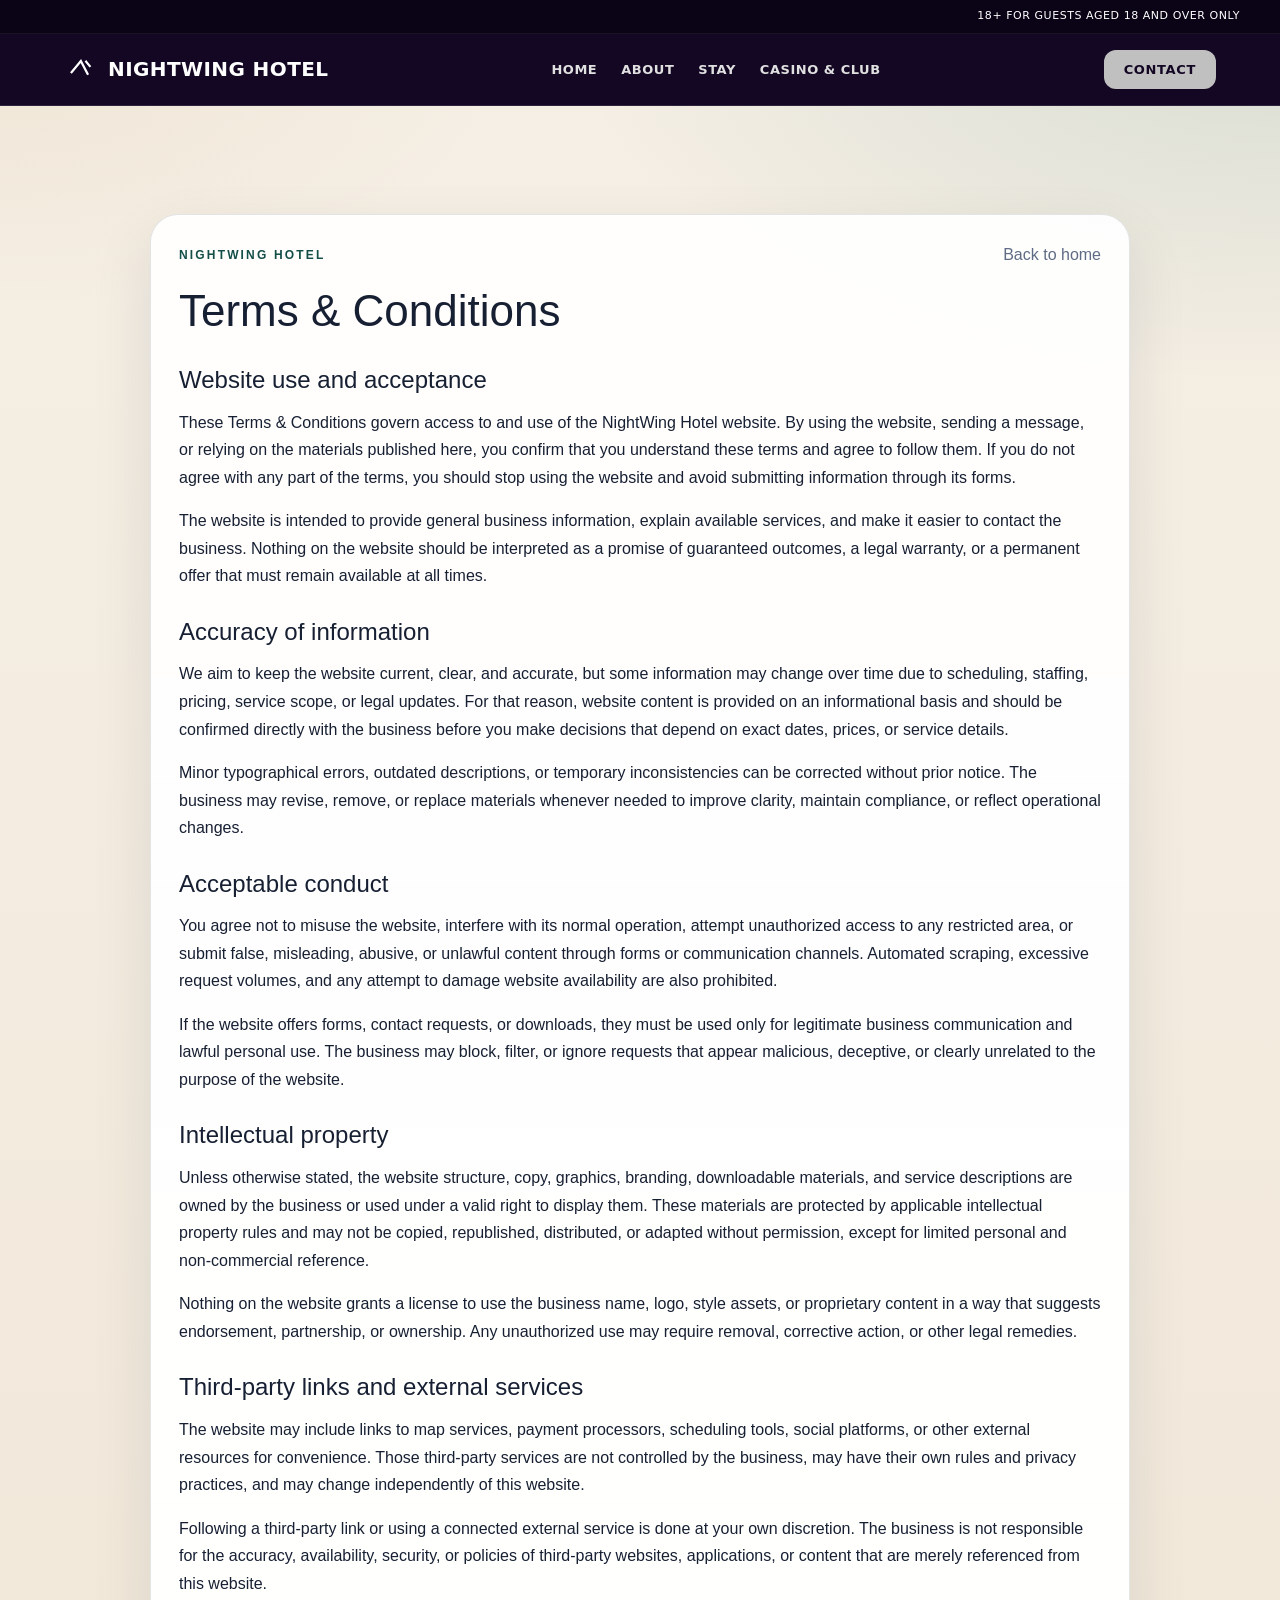
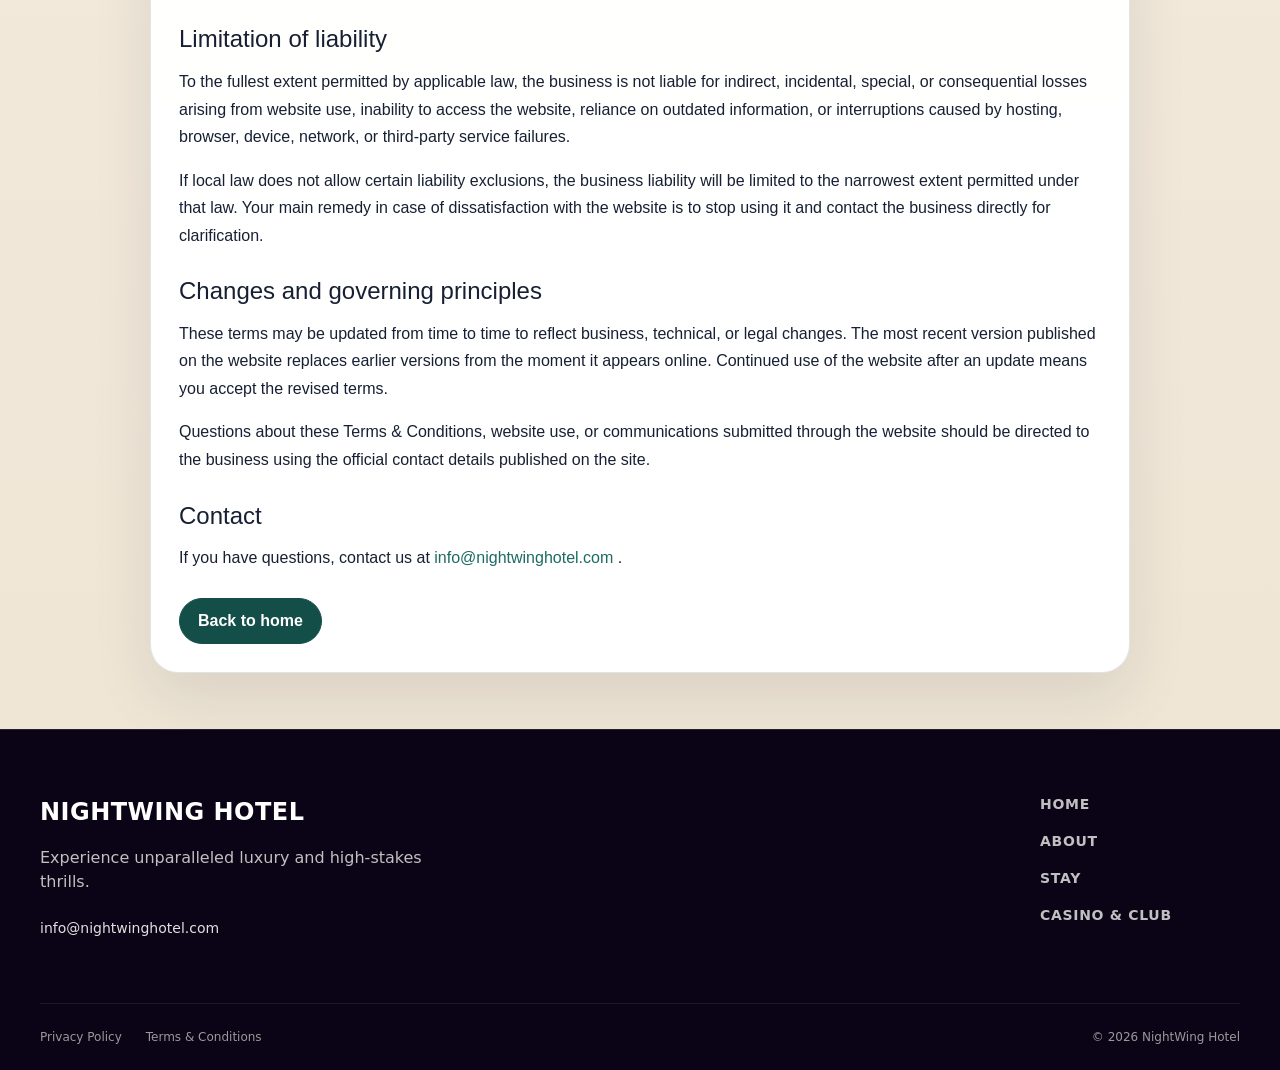
<file: terms-conditions.html>
<!doctype html>
<html data-page="terms-conditions.html" lang="en">
  <head>
    <link rel="stylesheet" href="assets/css/chrome.generated.css" />
    <script defer="" src="assets/js/chrome.generated.js"></script>

    <meta charset="utf-8" />
    <meta name="viewport" content="width=device-width, initial-scale=1" />
    <title>Terms &amp; Conditions - NightWing Hotel</title>
    <meta
      name="description"
      content="Review the Terms &amp; Conditions for NightWing Hotel, including website use, responsibilities, and contact details."
    />
    <meta name="robots" content="noindex, follow" />
    <link rel="icon" href="assets/brand/favicon.svg" type="image/svg+xml" />
    <link rel="stylesheet" href="assets/css/site.css" />
    <link rel="stylesheet" href="assets/css/tailwind.css" />
    <script defer="" src="assets/js/site.js"></script>
    <link rel="stylesheet" href="assets/css/special-pages.css" />
    <meta property="og:image" content="assets/img/about_lounge_interior.webp" />
    <meta
      name="twitter:image"
      content="assets/img/about_lounge_interior.webp"
    />
    <meta
      property="og:title"
      content="Terms &amp; Conditions - NightWing Hotel"
    />
    <meta
      property="og:description"
      content="Review the Terms &amp; Conditions for NightWing Hotel, including website use, responsibilities, and contact details."
    />
    <meta property="og:type" content="website" />
    <meta
      property="og:url"
      content="https://www.nightwinghotel.com/terms-conditions.html"
    />
  </head>
  <body class="utility-page utility-page--terms utility-page--with-header">
    <header class="site-header chrome-v-frame" data-chrome="header">
      <div class="site-header__top">
        <div class="site-header__top-inner">
          <p class="site-header__top-link"></p>
            18+ For guests aged 18 and over only
          </p>
        </div>
      </div>
      <div class="site-header__main">
        <a class="site-brand" href="index.html">
          <svg
            class="brand-logo"
            xmlns="http://www.w3.org/2000/svg"
            width="28"
            height="28"
            viewBox="0 0 24 24"
            aria-hidden="true"
            focusable="false"
          >
            <g transform="rotate(6 12 12)">
              <path
                d="M6 15 L12 6 L18 15"
                fill="none"
                stroke="currentColor"
                stroke-width="1.7"
                stroke-linecap="square"
                stroke-linejoin="miter"
              />
              <path
                d="M16 6 L19 9"
                fill="none"
                stroke="currentColor"
                stroke-width="1.7"
                stroke-linecap="square"
                stroke-linejoin="miter"
              />
            </g>
          </svg>
          <span class="site-brand__text">NightWing Hotel</span>
        </a>
        <nav class="site-nav site-nav--desktop" aria-label="Primary navigation">
          <a class="site-nav__link" href="index.html">Home</a>
          <a class="site-nav__link" href="about.html">About</a>
          <a class="site-nav__link" href="stay.html">Stay</a>
          <a class="site-nav__link" href="casino-club.html"
            >Casino &amp; Club</a
          >
        </nav>
        <div class="site-header__actions">
          <a class="site-header__cta" href="mailto:info@nightwinghotel.com"
            >Contact</a
          >
          <button
            class="site-burger"
            type="button"
            aria-expanded="false"
            aria-controls="site-mobile-nav"
            data-burger=""
          >
            <span class="site-burger__line"></span>
            <span class="site-burger__line"></span>
            <span class="site-burger__line"></span>
            <span class="site-srOnly">Menu</span>
          </button>
        </div>
      </div>
    </header>
    <nav
      class="site-mobileNav chrome-v-frame"
      id="site-mobile-nav"
      data-mobile-nav=""
      data-mobile-mode="drawer"
      data-mobile-side="right"
      hidden=""
      aria-label="Mobile navigation"
    >
      <div class="site-mobileNav__panel">
        <div class="site-mobileNav__top">
          <span class="site-mobileNav__brand">NightWing Hotel</span>
          <button
            class="site-mobileNav__close"
            type="button"
            aria-label="Close menu"
            data-mobile-close=""
          >
            ×
          </button>
        </div>
        <div class="site-mobileNav__links">
          <a class="site-mobileNav__link" href="index.html">Home</a>
          <a class="site-mobileNav__link" href="about.html">About</a>
          <a class="site-mobileNav__link" href="stay.html">Stay</a>
          <a class="site-mobileNav__link" href="casino-club.html"
            >Casino &amp; Club</a
          >
        </div>
        <div class="site-mobileNav__footer">
          <a class="site-mobileNav__cta" href="mailto:info@nightwinghotel.com"
            >Contact</a
          >
        </div>
      </div>
    </nav>

    <main class="utility-shell">
      <section class="utility-card">
        <div class="utility-meta">
          <p class="utility-kicker">NightWing Hotel</p>
          <a class="utility-link" href="index.html">Back to home</a>
        </div>
        <article class="utility-prose">
          <h1>Terms &amp; Conditions</h1>
          <h2>Website use and acceptance</h2>
          <p>
            These Terms &amp; Conditions govern access to and use of the
            NightWing Hotel website. By using the website, sending a message, or
            relying on the materials published here, you confirm that you
            understand these terms and agree to follow them. If you do not agree
            with any part of the terms, you should stop using the website and
            avoid submitting information through its forms.
          </p>
          <p>
            The website is intended to provide general business information,
            explain available services, and make it easier to contact the
            business. Nothing on the website should be interpreted as a promise
            of guaranteed outcomes, a legal warranty, or a permanent offer that
            must remain available at all times.
          </p>
          <h2>Accuracy of information</h2>
          <p>
            We aim to keep the website current, clear, and accurate, but some
            information may change over time due to scheduling, staffing,
            pricing, service scope, or legal updates. For that reason, website
            content is provided on an informational basis and should be
            confirmed directly with the business before you make decisions that
            depend on exact dates, prices, or service details.
          </p>
          <p>
            Minor typographical errors, outdated descriptions, or temporary
            inconsistencies can be corrected without prior notice. The business
            may revise, remove, or replace materials whenever needed to improve
            clarity, maintain compliance, or reflect operational changes.
          </p>
          <h2>Acceptable conduct</h2>
          <p>
            You agree not to misuse the website, interfere with its normal
            operation, attempt unauthorized access to any restricted area, or
            submit false, misleading, abusive, or unlawful content through forms
            or communication channels. Automated scraping, excessive request
            volumes, and any attempt to damage website availability are also
            prohibited.
          </p>
          <p>
            If the website offers forms, contact requests, or downloads, they
            must be used only for legitimate business communication and lawful
            personal use. The business may block, filter, or ignore requests
            that appear malicious, deceptive, or clearly unrelated to the
            purpose of the website.
          </p>
          <h2>Intellectual property</h2>
          <p>
            Unless otherwise stated, the website structure, copy, graphics,
            branding, downloadable materials, and service descriptions are owned
            by the business or used under a valid right to display them. These
            materials are protected by applicable intellectual property rules
            and may not be copied, republished, distributed, or adapted without
            permission, except for limited personal and non-commercial
            reference.
          </p>
          <p>
            Nothing on the website grants a license to use the business name,
            logo, style assets, or proprietary content in a way that suggests
            endorsement, partnership, or ownership. Any unauthorized use may
            require removal, corrective action, or other legal remedies.
          </p>
          <h2>Third-party links and external services</h2>
          <p>
            The website may include links to map services, payment processors,
            scheduling tools, social platforms, or other external resources for
            convenience. Those third-party services are not controlled by the
            business, may have their own rules and privacy practices, and may
            change independently of this website.
          </p>
          <p>
            Following a third-party link or using a connected external service
            is done at your own discretion. The business is not responsible for
            the accuracy, availability, security, or policies of third-party
            websites, applications, or content that are merely referenced from
            this website.
          </p>
          <h2>Limitation of liability</h2>
          <p>
            To the fullest extent permitted by applicable law, the business is
            not liable for indirect, incidental, special, or consequential
            losses arising from website use, inability to access the website,
            reliance on outdated information, or interruptions caused by
            hosting, browser, device, network, or third-party service failures.
          </p>
          <p>
            If local law does not allow certain liability exclusions, the
            business liability will be limited to the narrowest extent permitted
            under that law. Your main remedy in case of dissatisfaction with the
            website is to stop using it and contact the business directly for
            clarification.
          </p>
          <h2>Changes and governing principles</h2>
          <p>
            These terms may be updated from time to time to reflect business,
            technical, or legal changes. The most recent version published on
            the website replaces earlier versions from the moment it appears
            online. Continued use of the website after an update means you
            accept the revised terms.
          </p>
          <p>
            Questions about these Terms &amp; Conditions, website use, or
            communications submitted through the website should be directed to
            the business using the official contact details published on the
            site.
          </p>
          <h2>Contact</h2>
          <p>
            If you have questions, contact us at
            <a href="mailto:info@nightwinghotel.com">info@nightwinghotel.com</a>
            .
          </p>
        </article>
        <div class="utility-actions">
          <a class="utility-button" href="index.html">Back to home</a>
        </div>
      </section>
    </main>

    <footer
      class="site-footer chrome-v-frame"
      data-chrome="footer"
      aria-label="Site Footer"
    >
      <div class="site-footer__inner">
        <div class="site-footer__editorial">
          <strong class="site-footer__brand">NightWing Hotel</strong>
          <p class="site-footer__closing">
            Experience unparalleled luxury and high-stakes thrills.
          </p>
          <div class="site-footer__contact">
            <a
              class="site-footer__contactLink"
              href="mailto:info@nightwinghotel.com"
              >info@nightwinghotel.com</a
            >
          </div>
        </div>
        <div class="site-footer__nav">
          <a class="site-footer__link" href="index.html">Home</a>
          <a class="site-footer__link" href="about.html">About</a>
          <a class="site-footer__link" href="stay.html">Stay</a>
          <a class="site-footer__link" href="casino-club.html"
            >Casino &amp; Club</a
          >
        </div>
      </div>
      <div class="site-footer__legal">
        <div class="site-footer__legalLinks">
          <a class="site-footer__legalLink" href="privacy-policy.html"
            >Privacy Policy</a
          >
          <a class="site-footer__legalLink" href="terms-conditions.html"
            >Terms &amp; Conditions</a
          >
        </div>
        <div class="site-footer__copyright">© 2026 NightWing Hotel</div>
      </div>
    </footer>
  </body>
</html>
</file>
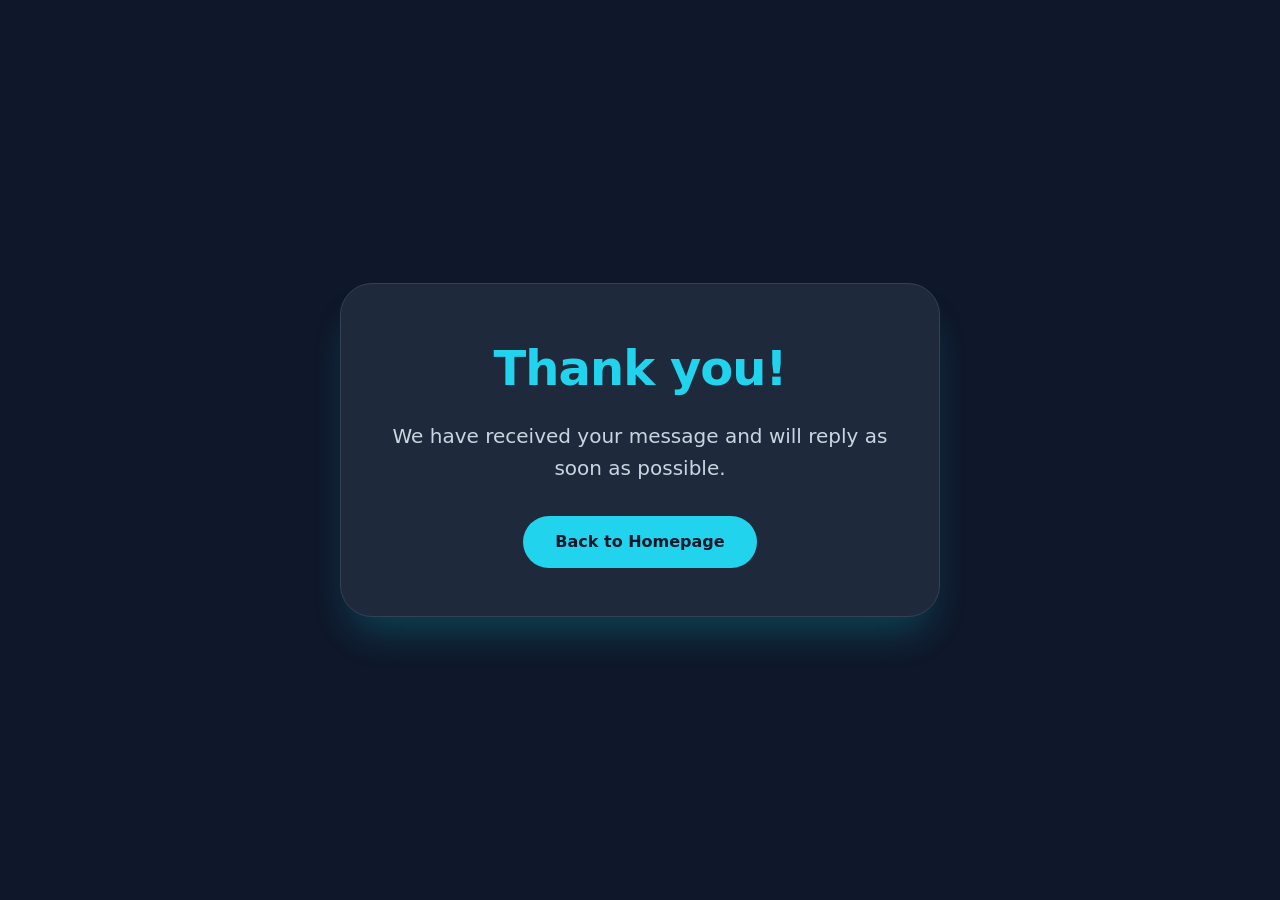
<file: thanks.html>
<!doctype html>
<html data-page="thanks.html" lang="en">
  <head>
    <meta name="robots" content="noindex, follow" />
    <meta charset="utf-8" />
    <meta name="viewport" content="width=device-width, initial-scale=1" />
    <title>Thank you | Order confirmed – NightWing Hotel</title>

    <meta
      name="description"
      content="Thank you for your order! Your NightWing Hotel subscription has been confirmed. You will shortly receive a confirmation email with your login details."
    />
    <link
      rel="shortcut icon"
      href="assets/brand/favicon.svg"
      type="image/x-icon"
    />

    <link rel="stylesheet" href="assets/css/tailwind.css" />
    <link rel="icon" href="assets/brand/favicon.svg" type="image/svg+xml" />
  </head>
  <body>
    <main class="tr-page">
      <section class="tr-thankyou-card">
        <h1 class="tr-thankyou-title">Thank you!</h1>

        <p class="tr-thankyou-text">
          We have received your message and will reply as soon as possible.
        </p>

        <p>
          <a href="index.html" class="tr-btn">Back to Homepage</a>
        </p>
      </section>
    </main>
    <script defer src="assets/js/site.js"></script>
  </body>
</html>
</file>
<file: assets/css/chrome.generated.css>
.site-srOnly { position: absolute; width: 1px; height: 1px; padding: 0; margin: -1px; overflow: hidden; clip: rect(0,0,0,0); white-space: nowrap; border: 0; }
.site-header { position: sticky; top: 0; left: 0; right: 0; width: 100%; z-index: 60; background: #130724; color: #ffffff; border-bottom: 1px solid rgba(192,192,192,0.15); display: flex; flex-direction: column; font-family: system-ui, -apple-system, sans-serif; }
.site-header__top { background: #0b0416; padding: 8px 24px; border-bottom: 1px solid rgba(192,192,192,0.08); }
.site-header__top-inner { max-width: 1200px; margin: 0 auto; text-align: right; font-size: 11px; text-transform: uppercase; letter-spacing: 0.05em; }
.site-header__top-link { color: #c0c0c0; text-decoration: none; transition: color 0.2s ease; }
.site-header__top-link:hover { color: #ffffff; }
.site-header__main { max-width: 1200px; margin: 0 auto; width: 100%; padding: 16px 24px; display: flex; align-items: center; justify-content: space-between; gap: 24px; }
.site-brand { display: inline-flex; align-items: center; gap: 12px; text-decoration: none; color: #ffffff; font-weight: 800; font-size: 20px; text-transform: uppercase; letter-spacing: 0.02em; }
.site-brand svg { width: 32px; height: 32px; fill: currentColor; }
.site-nav { display: flex; align-items: center; gap: 24px; }
.site-nav__link { text-decoration: none; color: #e0e0e0; font-size: 13px; font-weight: 600; text-transform: uppercase; letter-spacing: 0.04em; transition: color 0.2s ease; }
.site-nav__link:hover { color: #ffffff; }
.site-header__actions { display: flex; align-items: center; gap: 16px; }
.site-header__cta { display: inline-flex; align-items: center; justify-content: center; padding: 10px 20px; border-radius: 12px; background: #c0c0c0; color: #130724; text-decoration: none; font-size: 13px; font-weight: 700; text-transform: uppercase; letter-spacing: 0.05em; transition: background 0.2s ease, transform 0.2s ease; }
.site-header__cta:hover { background: #ffffff; transform: translateY(-1px); }
.site-burger { display: none; flex-direction: column; justify-content: center; gap: 5px; width: 40px; height: 40px; background: transparent; border: none; color: #ffffff; cursor: pointer; padding: 0; }
.site-burger__line { display: block; width: 24px; height: 2px; background: currentColor; transition: transform 0.2s ease; margin: 0 auto; }

.site-mobileNav { position: fixed; inset: 0; z-index: 70; background: rgba(11,4,22,0.8); backdrop-filter: blur(8px); font-family: system-ui, -apple-system, sans-serif; }
.site-mobileNav[hidden] { display: none; }
.site-mobileNav__panel { position: absolute; top: 0; right: 0; bottom: 0; width: min(400px, 90vw); background: #130724; display: flex; flex-direction: column; box-shadow: -10px 0 30px rgba(0,0,0,0.5); }
.site-mobileNav__top { display: flex; align-items: center; justify-content: space-between; padding: 24px; border-bottom: 1px solid rgba(192,192,192,0.1); }
.site-mobileNav__brand { color: #ffffff; font-weight: 800; font-size: 18px; text-transform: uppercase; letter-spacing: 0.02em; }
.site-mobileNav__close { background: transparent; border: none; color: #c0c0c0; font-size: 32px; cursor: pointer; line-height: 1; padding: 0; transition: color 0.2s ease; }
.site-mobileNav__close:hover { color: #ffffff; }
.site-mobileNav__links { display: flex; flex-direction: column; padding: 32px 24px; gap: 24px; flex-grow: 1; }
.site-mobileNav__link { color: #ffffff; text-decoration: none; font-size: 24px; font-weight: 700; text-transform: uppercase; letter-spacing: 0.02em; transition: color 0.2s ease; }
.site-mobileNav__link:hover { color: #c0c0c0; }
.site-mobileNav__footer { padding: 32px 24px; border-top: 1px solid rgba(192,192,192,0.1); background: #0b0416; }
.site-mobileNav__cta { display: flex; align-items: center; justify-content: center; padding: 16px; border-radius: 12px; background: #c0c0c0; color: #130724; text-decoration: none; font-size: 16px; font-weight: 700; text-transform: uppercase; letter-spacing: 0.05em; transition: background 0.2s ease; }
.site-mobileNav__cta:hover { background: #ffffff; }

.site-footer { background: #0b0416; color: #e0e0e0; padding: 64px 24px 24px; font-family: system-ui, -apple-system, sans-serif; border-top: 1px solid rgba(192,192,192,0.15); }
.site-footer__inner { max-width: 1200px; margin: 0 auto; display: grid; grid-template-columns: 1fr auto; gap: 64px; margin-bottom: 64px; }
.site-footer__editorial { max-width: 400px; }
.site-footer__brand { display: block; color: #ffffff; font-size: 24px; font-weight: 800; text-transform: uppercase; margin-bottom: 16px; letter-spacing: 0.02em; }
.site-footer__closing { font-size: 16px; line-height: 1.5; color: #c0c0c0; margin: 0 0 24px 0; }
.site-footer__contact { display: flex; flex-direction: column; gap: 12px; }
.site-footer__contactLink { color: #e0e0e0; text-decoration: none; font-size: 14px; transition: color 0.2s ease; display: inline-flex; }
.site-footer__contactLink:hover { color: #ffffff; }
.site-footer__nav { display: flex; flex-direction: column; gap: 16px; min-width: 200px; }
.site-footer__link { color: #c0c0c0; text-decoration: none; font-size: 14px; font-weight: 600; text-transform: uppercase; letter-spacing: 0.05em; transition: color 0.2s ease; }
.site-footer__link:hover { color: #ffffff; }
.site-footer__legal { max-width: 1200px; margin: 0 auto; display: flex; align-items: center; justify-content: space-between; padding-top: 24px; border-top: 1px solid rgba(192,192,192,0.1); flex-wrap: wrap; gap: 16px; }
.site-footer__legalLinks { display: flex; gap: 24px; }
.site-footer__legalLink { color: #999999; text-decoration: none; font-size: 12px; transition: color 0.2s ease; }
.site-footer__legalLink:hover { color: #c0c0c0; }
.site-footer__copyright { color: #999999; font-size: 12px; }

@media (max-width: 900px) {
  .site-nav--desktop { display: none; }
  .site-header__cta { display: none; }
  .site-burger { display: flex; }
  .site-footer__inner { grid-template-columns: 1fr; gap: 48px; }
  .site-footer__legal { flex-direction: column; align-items: flex-start; }
}
[data-mobile-nav][hidden],[data-mobile-nav].hidden{display:none}
[data-mobile-nav][data-mobile-open="1"]{display:block}
</file>
<file: assets/css/site.css>
/* === GLOBAL BASE STYLES (FORCED) === */

* {
  box-sizing: border-box;
  margin: 0;
  padding: 0;
  scroll-behavior: smooth;
}



.container {
  margin-inline: auto;
}

body {
  overflow-x: hidden;
}

section {
  width: 100%;
}

.utility-shell {
  width: min(980px, calc(100% - 24px));
  margin: 0 auto;
  padding: 28px 0 56px;
}

.utility-page--with-header .utility-shell {
  padding-top: calc(
    28px +
    var(
      --utility-chrome-offset,
      calc(var(--spacing-6, 48px) + var(--spacing-4, 32px))
    )
  );
}

@media (max-width: 720px) {
  .utility-shell {
    width: min(100% - 16px, 980px);
    padding-top: 16px;
    padding-bottom: 36px;
  }

  .utility-page--with-header .utility-shell {
    padding-top: calc(
      16px +
      var(
        --utility-chrome-offset-mobile,
        calc(var(--spacing-4, 32px) + var(--spacing-3, 24px))
      )
    );
  }
}

/* --- SVG icons (local sprite) --- */
.icon {
  width: 1.25rem;
  height: 1.25rem;
  display: inline-block;
  vertical-align: middle;
  flex: 0 0 auto;
}

/* g2 palette ssot start */
:root {
  --g2-palette-dark: #020617;
  --g2-palette-light: #f5efe5;
  --g2-palette-accent: #1d6b62;
  --g2-palette-text: #172033;
  --g2-color-primary: var(--g2-palette-accent);
  --g2-color-accent: var(--g2-palette-accent);
  --g2-color-text: var(--g2-palette-text);
}
/* g2 palette ssot end */
</file>
<file: assets/css/special-pages.css>
:root{
  color-scheme:light;
  --page-bg:#f5efe5;
  --page-bg-strong:#efe4d3;
  --surface:#fffaf3;
  --surface-strong:#ffffff;
  --border:rgba(23,32,51,.12);
  --text:#172033;
  --muted:#5f6b85;
  --accent:#1d6b62;
  --accent-strong:#144e48;
  --shadow:0 24px 60px rgba(23,32,51,.10);
  --radius:28px;
}
*{box-sizing:border-box}
html{min-height:100%}
body{
  min-height:100%;
  margin:0;
  font-family:"Segoe UI",Arial,sans-serif;
  background:
    radial-gradient(1200px 640px at 100% 0%, rgba(29,107,98,.14), transparent 60%),
    radial-gradient(960px 560px at 0% 0%, rgba(196,153,89,.12), transparent 55%),
    linear-gradient(180deg, var(--page-bg) 0%, var(--page-bg-strong) 100%);
  color:var(--text);
}
a{color:var(--accent)}
.utility-shell{
  width:min(980px, calc(100% - 24px));
  margin:0 auto;
  padding:28px 0 56px;
}
.utility-page--with-header .utility-shell{
  padding-top:calc(
    28px +
    var(
      --utility-chrome-offset,
      calc(var(--spacing-6, 48px) + var(--spacing-4, 32px))
    )
  );
}
.utility-card{
  background:linear-gradient(180deg, rgba(255,255,255,.92), var(--surface-strong));
  border:1px solid var(--border);
  border-radius:var(--radius);
  box-shadow:var(--shadow);
  padding:28px;
}
.utility-card--thanks{
  max-width:760px;
  margin:36px auto 0;
  text-align:center;
  padding:44px 32px;
}
.utility-meta{
  display:flex;
  align-items:center;
  justify-content:space-between;
  gap:12px;
  margin-bottom:18px;
}
.utility-kicker{
  margin:0;
  font-size:12px;
  font-weight:700;
  letter-spacing:.18em;
  text-transform:uppercase;
  color:var(--accent-strong);
}
.utility-link{
  display:inline-flex;
  align-items:center;
  gap:8px;
  text-decoration:none;
  color:var(--muted);
}
.utility-link:hover{color:var(--accent-strong)}
.utility-prose{
  color:var(--text);
  line-height:1.72;
  font-size:16px;
}
.utility-prose h1,
.utility-prose h2,
.utility-prose h3,
.utility-prose h4{
  color:var(--text);
  line-height:1.2;
  margin:0 0 14px;
}
.utility-prose h1{font-size:clamp(32px, 5vw, 44px)}
.utility-prose h2{font-size:24px;margin-top:28px}
.utility-prose h3{font-size:20px;margin-top:22px}
.utility-prose p,
.utility-prose ul,
.utility-prose ol,
.utility-prose blockquote,
.utility-prose table{
  margin:0 0 16px;
}
.utility-prose ul,
.utility-prose ol{padding-left:20px}
.utility-prose li{margin-bottom:10px}
.utility-prose blockquote{
  border-left:4px solid rgba(29,107,98,.24);
  padding-left:16px;
  color:var(--muted);
}
.utility-prose table{
  width:100%;
  border-collapse:collapse;
  overflow:hidden;
  border-radius:18px;
}
.utility-prose th,
.utility-prose td{
  border:1px solid rgba(23,32,51,.10);
  padding:10px 12px;
  text-align:left;
}
.utility-prose hr{
  border:0;
  border-top:1px solid rgba(23,32,51,.10);
  margin:28px 0;
}
.utility-actions{
  display:flex;
  flex-wrap:wrap;
  gap:12px;
  margin-top:26px;
}
.utility-actions--center{
  justify-content:center;
}
.utility-button{
  display:inline-flex;
  align-items:center;
  justify-content:center;
  min-height:46px;
  padding:0 18px;
  border-radius:999px;
  border:1px solid var(--accent-strong);
  background:var(--accent-strong);
  color:#fff;
  text-decoration:none;
  font-weight:700;
}
.utility-button:hover{
  background:var(--accent);
  border-color:var(--accent);
}
.utility-note{
  margin:14px 0 0;
  color:var(--muted);
}
@media (max-width:720px){
  .utility-shell{width:min(100% - 16px, 980px);padding-top:16px;padding-bottom:36px}
  .utility-page--with-header .utility-shell{
    padding-top:calc(
      16px +
      var(
        --utility-chrome-offset-mobile,
        calc(var(--spacing-4, 32px) + var(--spacing-3, 24px))
      )
    );
  }
  .utility-card{padding:22px 18px}
  .utility-card--thanks{padding:32px 22px}
  .utility-meta{align-items:flex-start;flex-direction:column}
}
</file>
